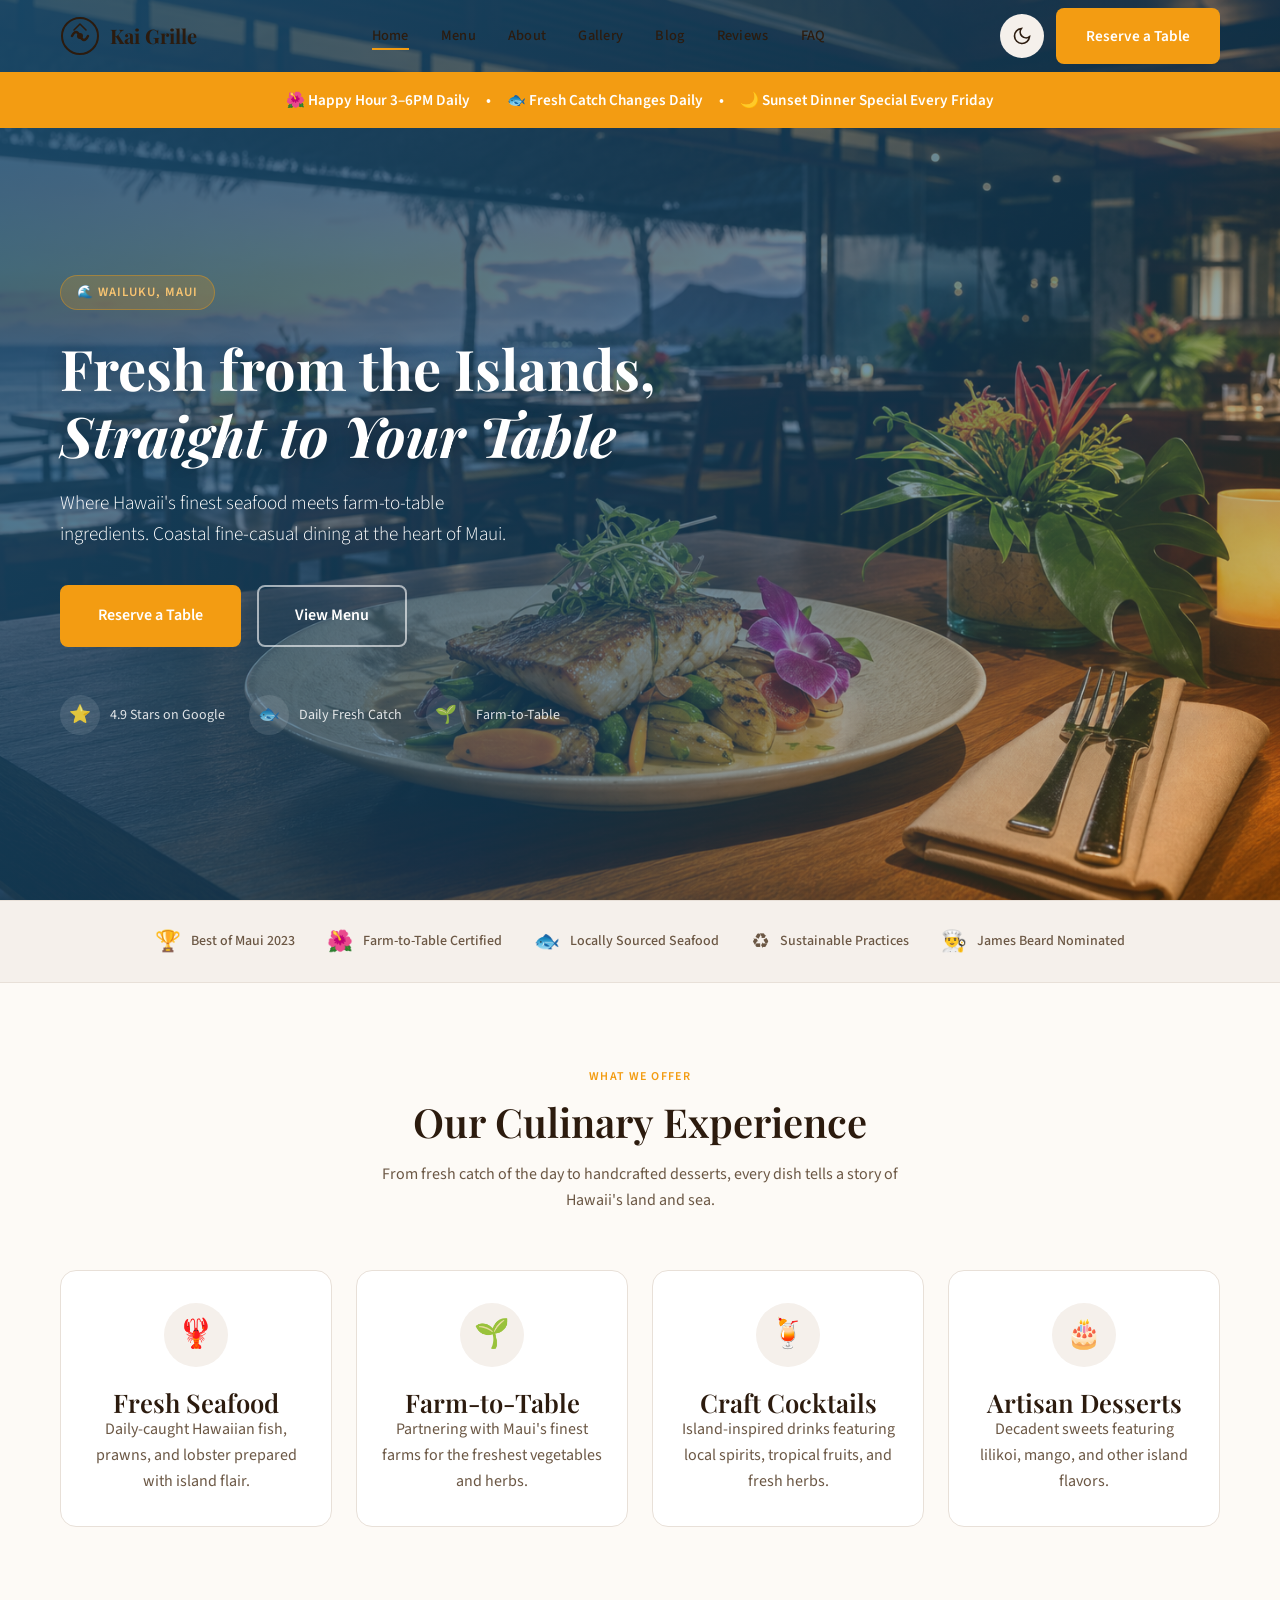
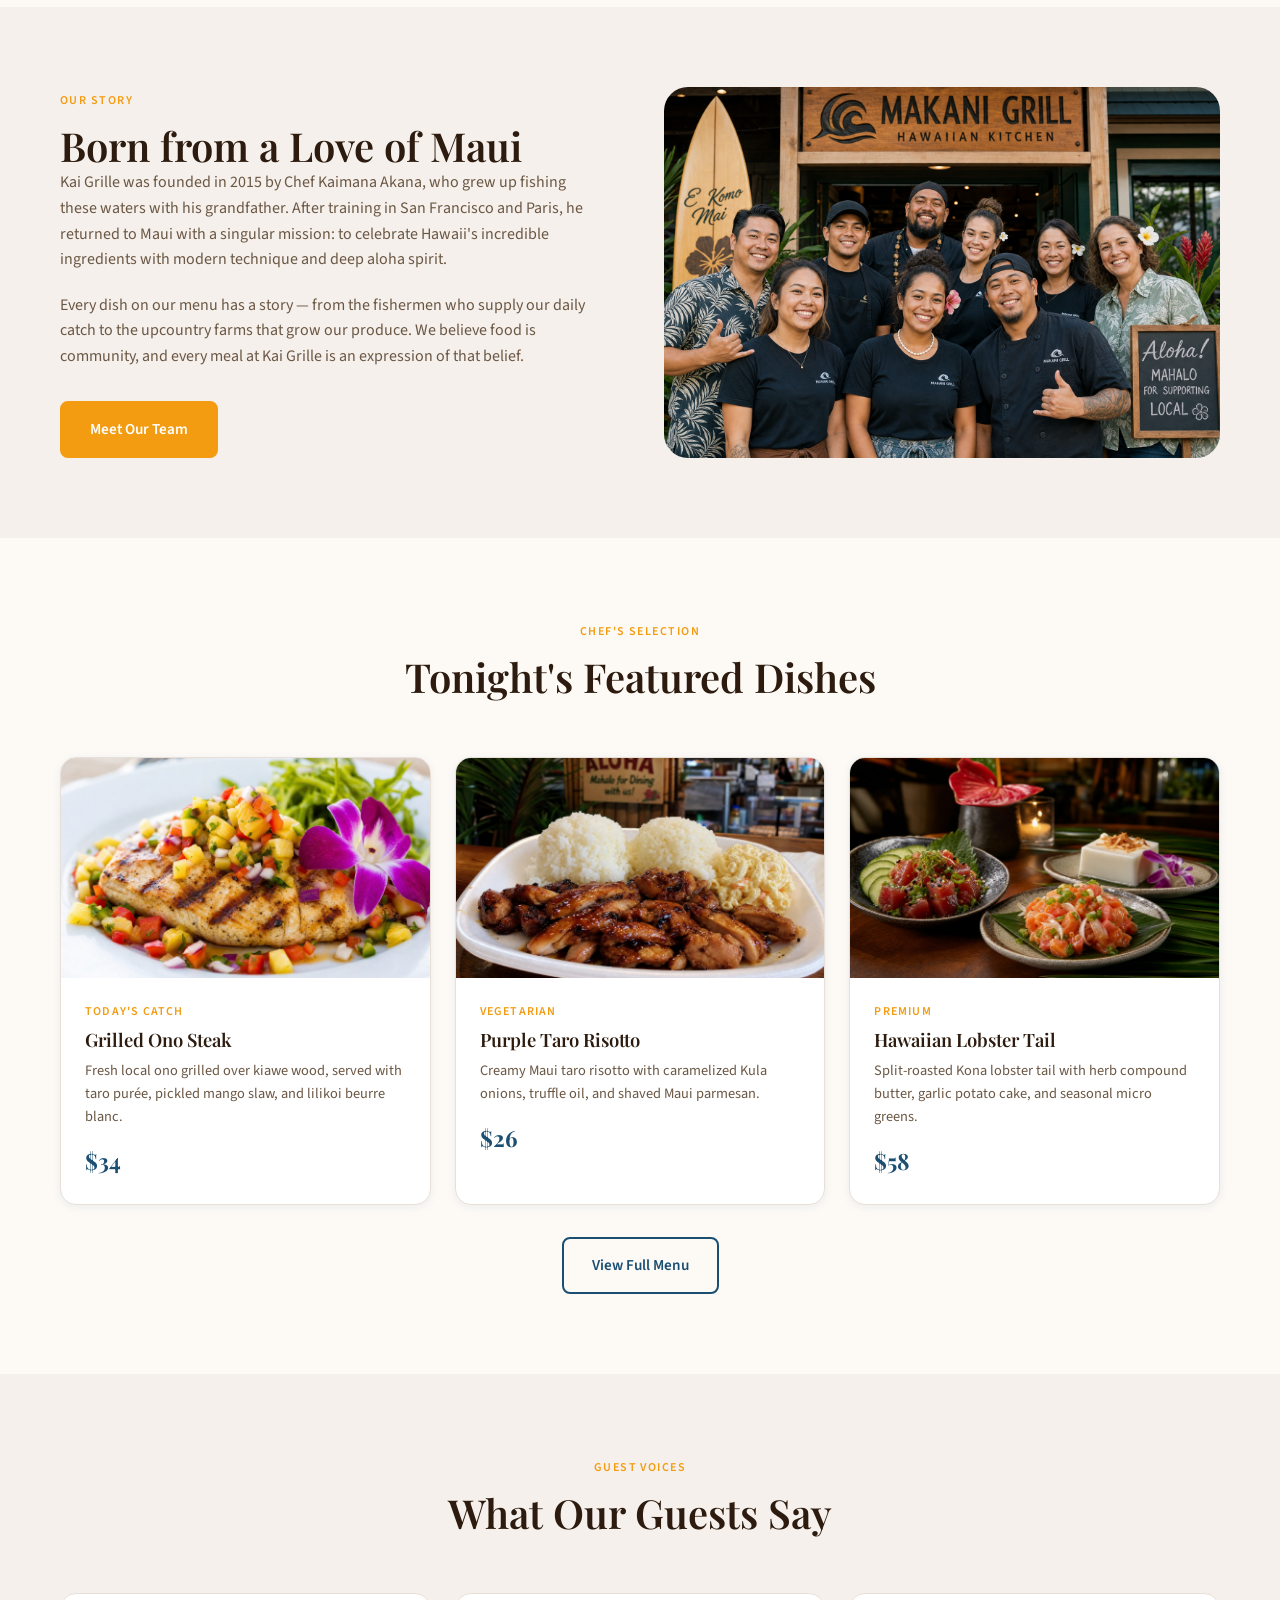
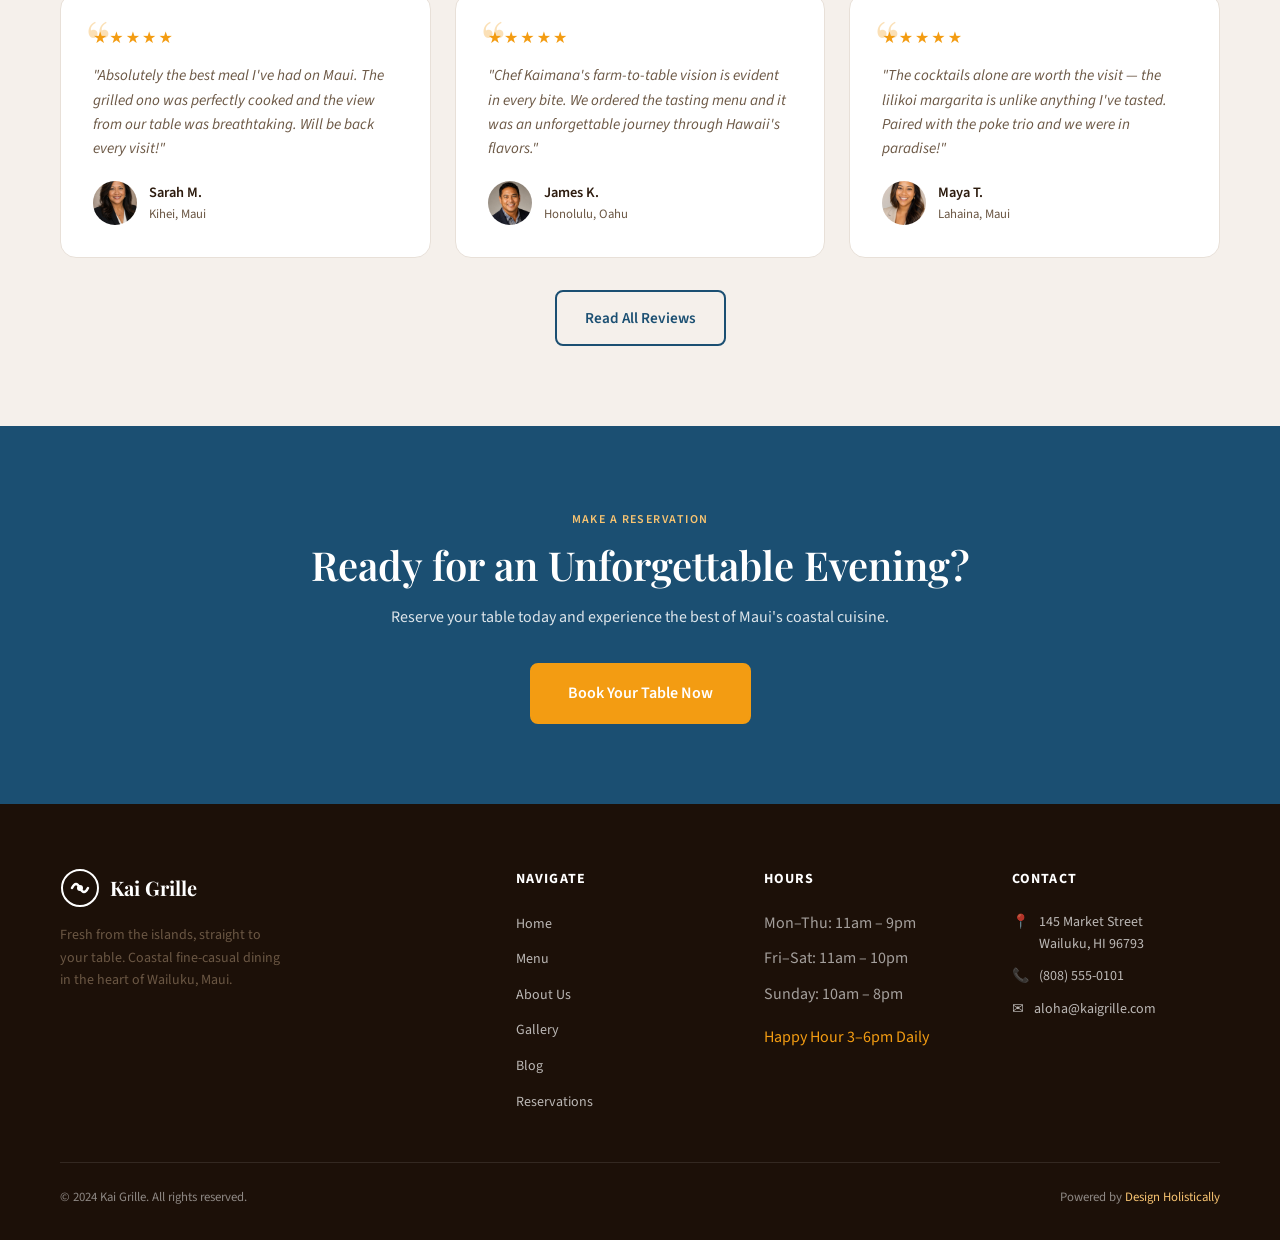
<file: index.html>
<!DOCTYPE html>
<html lang="en" data-theme="light">
<head>
  <meta charset="UTF-8">
  <meta name="viewport" content="width=device-width, initial-scale=1.0">
  <title>Home | Kai Grille — Wailuku, Maui</title>
  <meta name="description" content="Kai Grille offers coastal fine-casual dining in Wailuku, Maui. Fresh Hawaiian seafood, farm-to-table ingredients, and warm island hospitality.">
  <meta property="og:title" content="Home | Kai Grille">
  <meta property="og:description" content="Fresh from the islands, straight to your table. Coastal fine-casual dining in Wailuku, Maui.">
  <meta property="og:image" content="images/hero.png">
  <meta property="og:type" content="restaurant">
  <link rel="icon" href="data:image/svg+xml,<svg xmlns='http://www.w3.org/2000/svg' viewBox='0 0 32 32'><text y='28' font-size='28'>🌊</text></svg>">
  <link rel="stylesheet" href="css/style.css">
  <script type="application/ld+json">
  {
    "@context": "https://schema.org",
    "@type": "Restaurant",
    "name": "Kai Grille",
    "description": "Coastal fine-casual dining in Wailuku, Maui. Fresh Hawaiian seafood and farm-to-table cuisine.",
    "url": "https://kaigrille.com",
    "telephone": "(808) 555-0101",
    "address": {
      "@type": "PostalAddress",
      "streetAddress": "145 Market Street",
      "addressLocality": "Wailuku",
      "addressRegion": "HI",
      "postalCode": "96793",
      "addressCountry": "US"
    },
    "geo": {
      "@type": "GeoCoordinates",
      "latitude": 20.8953,
      "longitude": -156.5076
    },
    "openingHours": ["Mo-Th 11:00-21:00","Fr-Sa 11:00-22:00","Su 10:00-20:00"],
    "servesCuisine": "Hawaiian, Seafood",
    "priceRange": "$$",
    "image": "images/hero.png"
  }
  </script>
  <link rel="icon" type="image/x-icon" href="images/favicon.ico">
  <link rel="icon" type="image/png" sizes="32x32" href="images/favicon-32x32.png">
  <link rel="icon" type="image/png" sizes="16x16" href="images/favicon-16x16.png">
  <link rel="apple-touch-icon" sizes="180x180" href="images/apple-touch-icon.png">
</head>
<body class="page-wrapper">
  <header class="header" id="header">
    <nav class="nav container">
      <a href="index.html" class="nav-logo">
        <svg viewBox="0 0 40 40" fill="none" xmlns="http://www.w3.org/2000/svg" aria-label="Kai Grille Logo">
          <circle cx="20" cy="20" r="18" stroke="currentColor" stroke-width="2"/>
          <path d="M12 20 Q16 12 20 20 Q24 28 28 20" stroke="currentColor" stroke-width="2.5" stroke-linecap="round" fill="none"/>
          <circle cx="20" cy="20" r="3" fill="currentColor"/>
          <path d="M14 14 L20 8 L26 14" stroke="currentColor" stroke-width="1.5" stroke-linecap="round" stroke-linejoin="round" fill="none"/>
        </svg>
        Kai Grille
      </a>
      <ul class="nav-links">
        <li><a href="index.html" class='active'>Home</a></li>
        <li><a href="services.html" >Menu</a></li>
        <li><a href="about.html" >About</a></li>
        <li><a href="gallery.html" >Gallery</a></li>
        <li><a href="blog.html" >Blog</a></li>
        <li><a href="reviews.html" >Reviews</a></li>
        <li><a href="faq.html" >FAQ</a></li>
      </ul>
      <div class="nav-actions">
        <button class="btn-theme" id="themeToggle" aria-label="Toggle dark mode"></button>
        <a href="booking.html" class="btn btn-nav">Reserve a Table</a>
        <button class="hamburger" id="hamburger" aria-label="Menu">
          <span></span><span></span><span></span>
        </button>
      </div>
    </nav>
    <!-- Specials Strip -->
  <div class="specials-strip">
    <div class="specials-inner">
      <span>🌺 Happy Hour 3–6PM Daily</span>
      <span>•</span>
      <span>🐟 Fresh Catch Changes Daily</span>
      <span>•</span>
      <span>🌙 Sunset Dinner Special Every Friday</span>
    </div>
  </div>
</header>
  <nav class="mobile-nav" id="mobileNav">
    <a href="index.html">Home</a>
    <a href="services.html">Menu</a>
    <a href="about.html">About</a>
    <a href="gallery.html">Gallery</a>
    <a href="blog.html">Blog</a>
    <a href="reviews.html">Reviews</a>
    <a href="faq.html">FAQ</a>
    <a href="booking.html" style="color:var(--accent)">Reserve a Table</a>
  </nav>
  <!-- HERO -->
  <section class="hero">
    <div class="hero-bg"><img src="images/hero.png" alt="Kai Grille restaurant in Hawaii" loading="eager" style="width:100%;height:100%;object-fit:cover;position:absolute;inset:0;"></div>
    <div class="hero-overlay"></div>
    <div class="container">
      <div class="hero-content">
        <div class="hero-tag">🌊 Wailuku, Maui</div>
        <h1>Fresh from the Islands,<br><em>Straight to Your Table</em></h1>
        <p class="lead">Where Hawaii's finest seafood meets farm-to-table ingredients. Coastal fine-casual dining at the heart of Maui.</p>
        <div class="hero-actions">
          <a href="booking.html" class="btn btn-primary btn-lg">Reserve a Table</a>
          <a href="services.html" class="btn btn-outline-light btn-lg">View Menu</a>
        </div>
        <div class="hero-badges">
          <div class="hero-badge">
            <div class="hero-badge-icon">⭐</div>
            <span>4.9 Stars on Google</span>
          </div>
          <div class="hero-badge">
            <div class="hero-badge-icon">🐟</div>
            <span>Daily Fresh Catch</span>
          </div>
          <div class="hero-badge">
            <div class="hero-badge-icon">🌱</div>
            <span>Farm-to-Table</span>
          </div>
        </div>
      </div>
    </div>
  </section>

  <!-- TRUST STRIP -->
  <div class="trust-strip">
    <div class="container">
      <div class="trust-items">
        <div class="trust-item"><span>🏆</span> Best of Maui 2023</div>
        <div class="trust-item"><span>🌺</span> Farm-to-Table Certified</div>
        <div class="trust-item"><span>🐟</span> Locally Sourced Seafood</div>
        <div class="trust-item"><span>♻️</span> Sustainable Practices</div>
        <div class="trust-item"><span>👨‍🍳</span> James Beard Nominated</div>
      </div>
    </div>
  </div>

  <!-- SERVICES OVERVIEW -->
  <section class="section">
    <div class="container">
      <div class="section-header fade-up">
        <span class="section-tag">What We Offer</span>
        <h2>Our Culinary Experience</h2>
        <p>From fresh catch of the day to handcrafted desserts, every dish tells a story of Hawaii's land and sea.</p>
      </div>
      <div class="services-grid">
        <div class="service-card fade-up fade-up-delay-1">
          <div class="service-icon">🦞</div>
          <h3>Fresh Seafood</h3>
          <p>Daily-caught Hawaiian fish, prawns, and lobster prepared with island flair.</p>
        </div>
        <div class="service-card fade-up fade-up-delay-2">
          <div class="service-icon">🌱</div>
          <h3>Farm-to-Table</h3>
          <p>Partnering with Maui's finest farms for the freshest vegetables and herbs.</p>
        </div>
        <div class="service-card fade-up fade-up-delay-3">
          <div class="service-icon">🍹</div>
          <h3>Craft Cocktails</h3>
          <p>Island-inspired drinks featuring local spirits, tropical fruits, and fresh herbs.</p>
        </div>
        <div class="service-card fade-up fade-up-delay-4">
          <div class="service-icon">🎂</div>
          <h3>Artisan Desserts</h3>
          <p>Decadent sweets featuring lilikoi, mango, and other island flavors.</p>
        </div>
      </div>
    </div>
  </section>

  <!-- ABOUT TEASER -->
  <section class="section" style="background:var(--gray-100)">
    <div class="container">
      <div class="about-teaser">
        <div class="fade-up">
          <span class="section-tag">Our Story</span>
          <h2>Born from a Love of Maui</h2>
          <p style="margin-bottom:20px">Kai Grille was founded in 2015 by Chef Kaimana Akana, who grew up fishing these waters with his grandfather. After training in San Francisco and Paris, he returned to Maui with a singular mission: to celebrate Hawaii's incredible ingredients with modern technique and deep aloha spirit.</p>
          <p style="margin-bottom:32px">Every dish on our menu has a story — from the fishermen who supply our daily catch to the upcountry farms that grow our produce. We believe food is community, and every meal at Kai Grille is an expression of that belief.</p>
          <a href="about.html" class="btn btn-primary">Meet Our Team</a>
        </div>
        <div class="fade-up fade-up-delay-2">
          <img src="images/about.png" alt="Chef Kaimana in the kitchen" style="border-radius:var(--radius-xl);width:100%">
        </div>
      </div>
    </div>
  </section>

  <!-- FEATURED DISHES -->
  <section class="section">
    <div class="container">
      <div class="section-header fade-up">
        <span class="section-tag">Chef's Selection</span>
        <h2>Tonight's Featured Dishes</h2>
      </div>
      <div class="grid-3">
        <div class="card fade-up fade-up-delay-1">
          <img class="card-img" src="images/service-seafood.png" alt="Ono Grilled">
          <div class="card-body">
            <div class="card-tag">Today's Catch</div>
            <h3 class="card-title">Grilled Ono Steak</h3>
            <p class="card-text">Fresh local ono grilled over kiawe wood, served with taro purée, pickled mango slaw, and lilikoi beurre blanc.</p>
            <div class="card-price">$34</div>
          </div>
        </div>
        <div class="card fade-up fade-up-delay-2">
          <img class="card-img" src="images/service-plate-lunch.png" alt="Taro Risotto">
          <div class="card-body">
            <div class="card-tag">Vegetarian</div>
            <h3 class="card-title">Purple Taro Risotto</h3>
            <p class="card-text">Creamy Maui taro risotto with caramelized Kula onions, truffle oil, and shaved Maui parmesan.</p>
            <div class="card-price">$26</div>
          </div>
        </div>
        <div class="card fade-up fade-up-delay-3">
          <img class="card-img" src="images/service-appetizers.png" alt="Lobster">
          <div class="card-body">
            <div class="card-tag">Premium</div>
            <h3 class="card-title">Hawaiian Lobster Tail</h3>
            <p class="card-text">Split-roasted Kona lobster tail with herb compound butter, garlic potato cake, and seasonal micro greens.</p>
            <div class="card-price">$58</div>
          </div>
        </div>
      </div>
      <div class="text-center mt-32">
        <a href="services.html" class="btn btn-outline">View Full Menu</a>
      </div>
    </div>
  </section>

  <!-- TESTIMONIALS -->
  <section class="section" style="background:var(--gray-100)">
    <div class="container">
      <div class="section-header fade-up">
        <span class="section-tag">Guest Voices</span>
        <h2>What Our Guests Say</h2>
      </div>
      <div class="testimonials-grid">
        <div class="testimonial-card fade-up fade-up-delay-1">
          <div class="testimonial-stars">★★★★★</div>
          <p class="testimonial-text">"Absolutely the best meal I've had on Maui. The grilled ono was perfectly cooked and the view from our table was breathtaking. Will be back every visit!"</p>
          <div class="testimonial-author">
            <img class="testimonial-avatar" src="images/avatar-1.png" alt="Sarah M.">
            <div>
              <div class="testimonial-name">Sarah M.</div>
              <div class="testimonial-loc">Kihei, Maui</div>
            </div>
          </div>
        </div>
        <div class="testimonial-card fade-up fade-up-delay-2">
          <div class="testimonial-stars">★★★★★</div>
          <p class="testimonial-text">"Chef Kaimana's farm-to-table vision is evident in every bite. We ordered the tasting menu and it was an unforgettable journey through Hawaii's flavors."</p>
          <div class="testimonial-author">
            <img class="testimonial-avatar" src="images/avatar-2.png" alt="James K.">
            <div>
              <div class="testimonial-name">James K.</div>
              <div class="testimonial-loc">Honolulu, Oahu</div>
            </div>
          </div>
        </div>
        <div class="testimonial-card fade-up fade-up-delay-3">
          <div class="testimonial-stars">★★★★★</div>
          <p class="testimonial-text">"The cocktails alone are worth the visit — the lilikoi margarita is unlike anything I've tasted. Paired with the poke trio and we were in paradise!"</p>
          <div class="testimonial-author">
            <img class="testimonial-avatar" src="images/avatar-3.png" alt="Maya T.">
            <div>
              <div class="testimonial-name">Maya T.</div>
              <div class="testimonial-loc">Lahaina, Maui</div>
            </div>
          </div>
        </div>
      </div>
      <div class="text-center mt-32">
        <a href="reviews.html" class="btn btn-outline">Read All Reviews</a>
      </div>
    </div>
  </section>

  <!-- CTA -->
  <div class="cta-band">
    <div class="container">
      <span class="section-tag" style="color:var(--accent-light)">Make a Reservation</span>
      <h2 style="color:#fff">Ready for an Unforgettable Evening?</h2>
      <p>Reserve your table today and experience the best of Maui's coastal cuisine.</p>
      <a href="booking.html" class="btn btn-primary btn-lg">Book Your Table Now</a>
    </div>
  </div>

  <footer class="footer">
    <div class="container">
      <div class="footer-grid">
        <div class="footer-brand">
          <a href="index.html" class="nav-logo" style="color:#fff">
            <svg viewBox="0 0 40 40" fill="none" xmlns="http://www.w3.org/2000/svg" width="36" height="36">
              <circle cx="20" cy="20" r="18" stroke="currentColor" stroke-width="2"/>
              <path d="M12 20 Q16 12 20 20 Q24 28 28 20" stroke="currentColor" stroke-width="2.5" stroke-linecap="round" fill="none"/>
              <circle cx="20" cy="20" r="3" fill="currentColor"/>
            </svg>
            Kai Grille
          </a>
          <p>Fresh from the islands, straight to your table. Coastal fine-casual dining in the heart of Wailuku, Maui.</p>
        </div>
        <div>
          <p class="footer-heading">Navigate</p>
          <ul class="footer-links">
            <li><a href="index.html">Home</a></li>
            <li><a href="services.html">Menu</a></li>
            <li><a href="about.html">About Us</a></li>
            <li><a href="gallery.html">Gallery</a></li>
            <li><a href="blog.html">Blog</a></li>
            <li><a href="booking.html">Reservations</a></li>
          </ul>
        </div>
        <div>
          <p class="footer-heading">Hours</p>
          <ul class="footer-links" style="color:rgba(255,255,255,0.6)">
            <li>Mon–Thu: 11am – 9pm</li>
            <li>Fri–Sat: 11am – 10pm</li>
            <li>Sunday: 10am – 8pm</li>
            <li style="margin-top:8px;color:var(--accent)">Happy Hour 3–6pm Daily</li>
          </ul>
        </div>
        <div>
          <p class="footer-heading">Contact</p>
          <div class="footer-contact-item"><span>📍</span><span>145 Market Street<br>Wailuku, HI 96793</span></div>
          <div class="footer-contact-item"><span>📞</span><a href="tel:8085550101">(808) 555-0101</a></div>
          <div class="footer-contact-item"><span>✉️</span><a href="mailto:aloha@kaigrille.com">aloha@kaigrille.com</a></div>
        </div>
      </div>
      <div class="footer-bottom">
        <p>© 2024 Kai Grille. All rights reserved.</p>
        <p class="powered-by">Powered by <a href="https://designholistically.com" target="_blank">Design Holistically</a></p>
      </div>
    </div>
  </footer>
  <button class="back-to-top" id="backToTop" aria-label="Back to top">↑</button>
  <script src="js/main.js"></script>
</body>
</html>
</file>
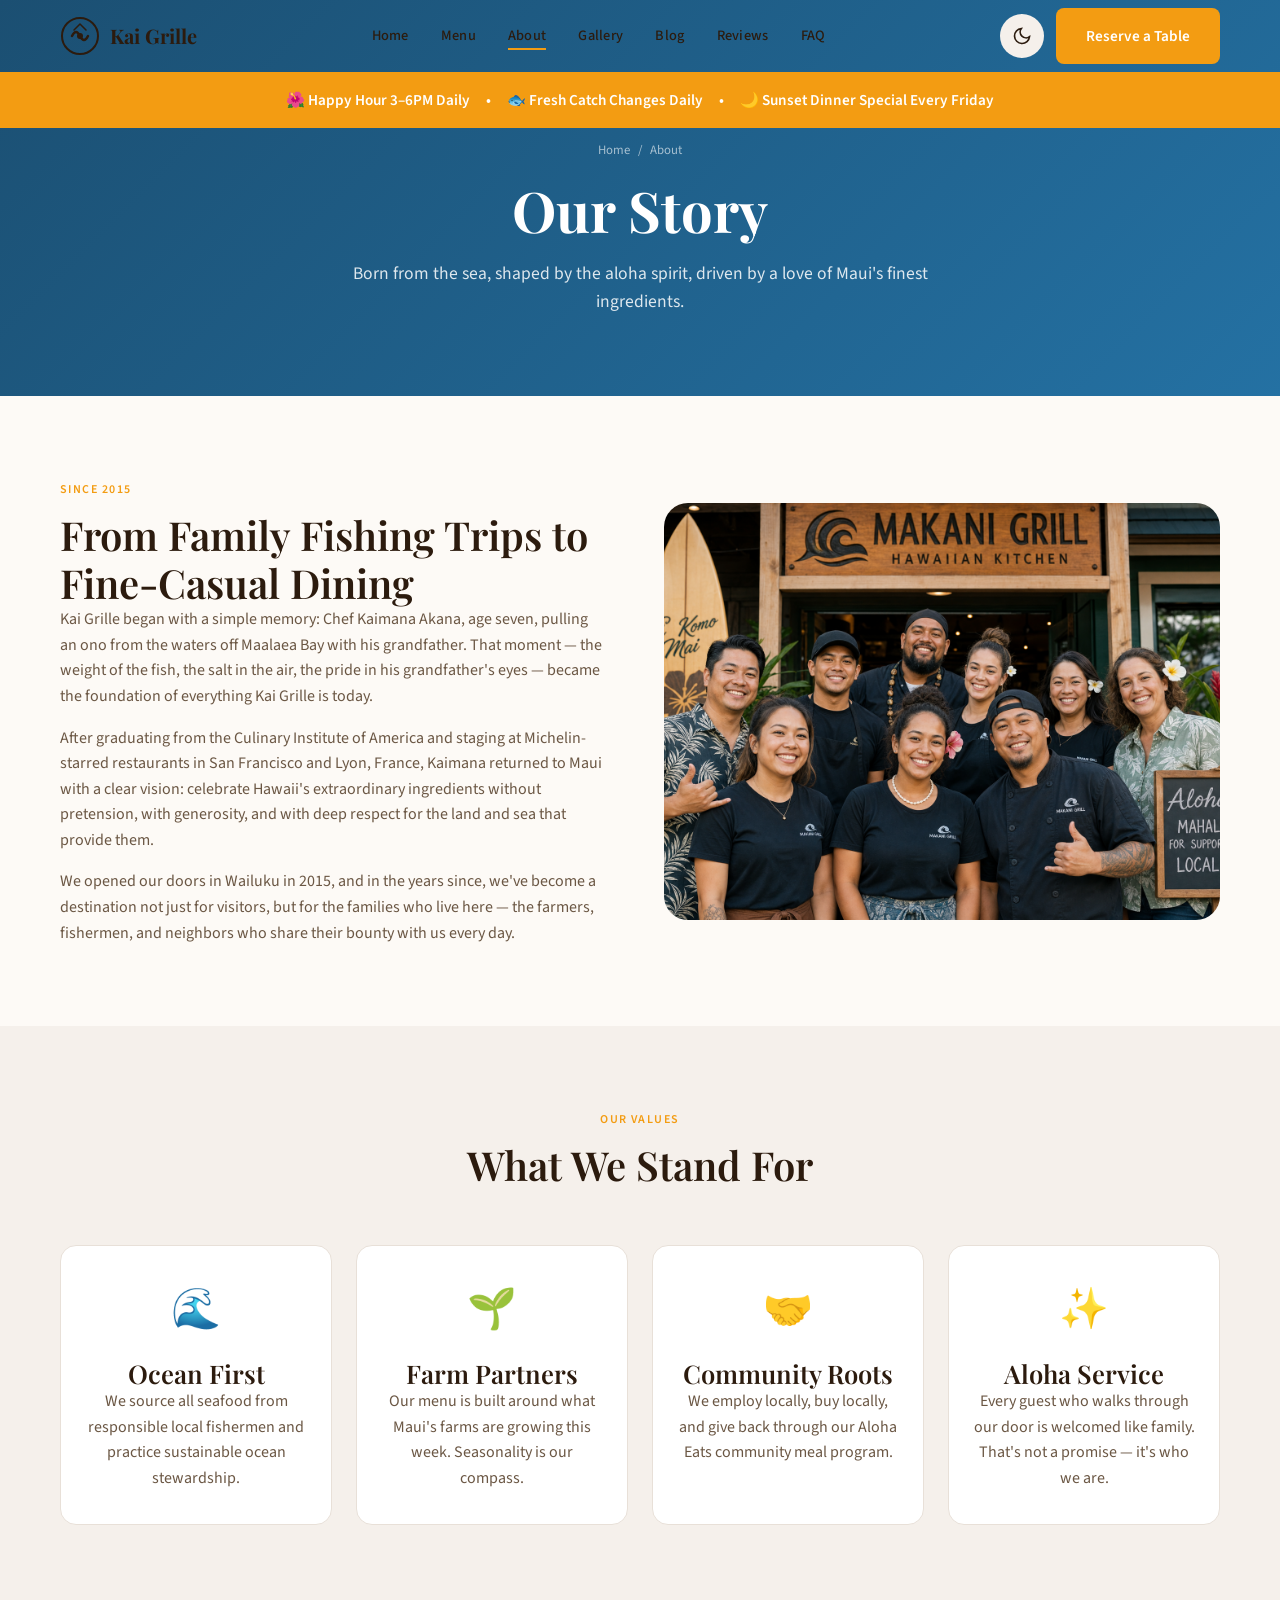
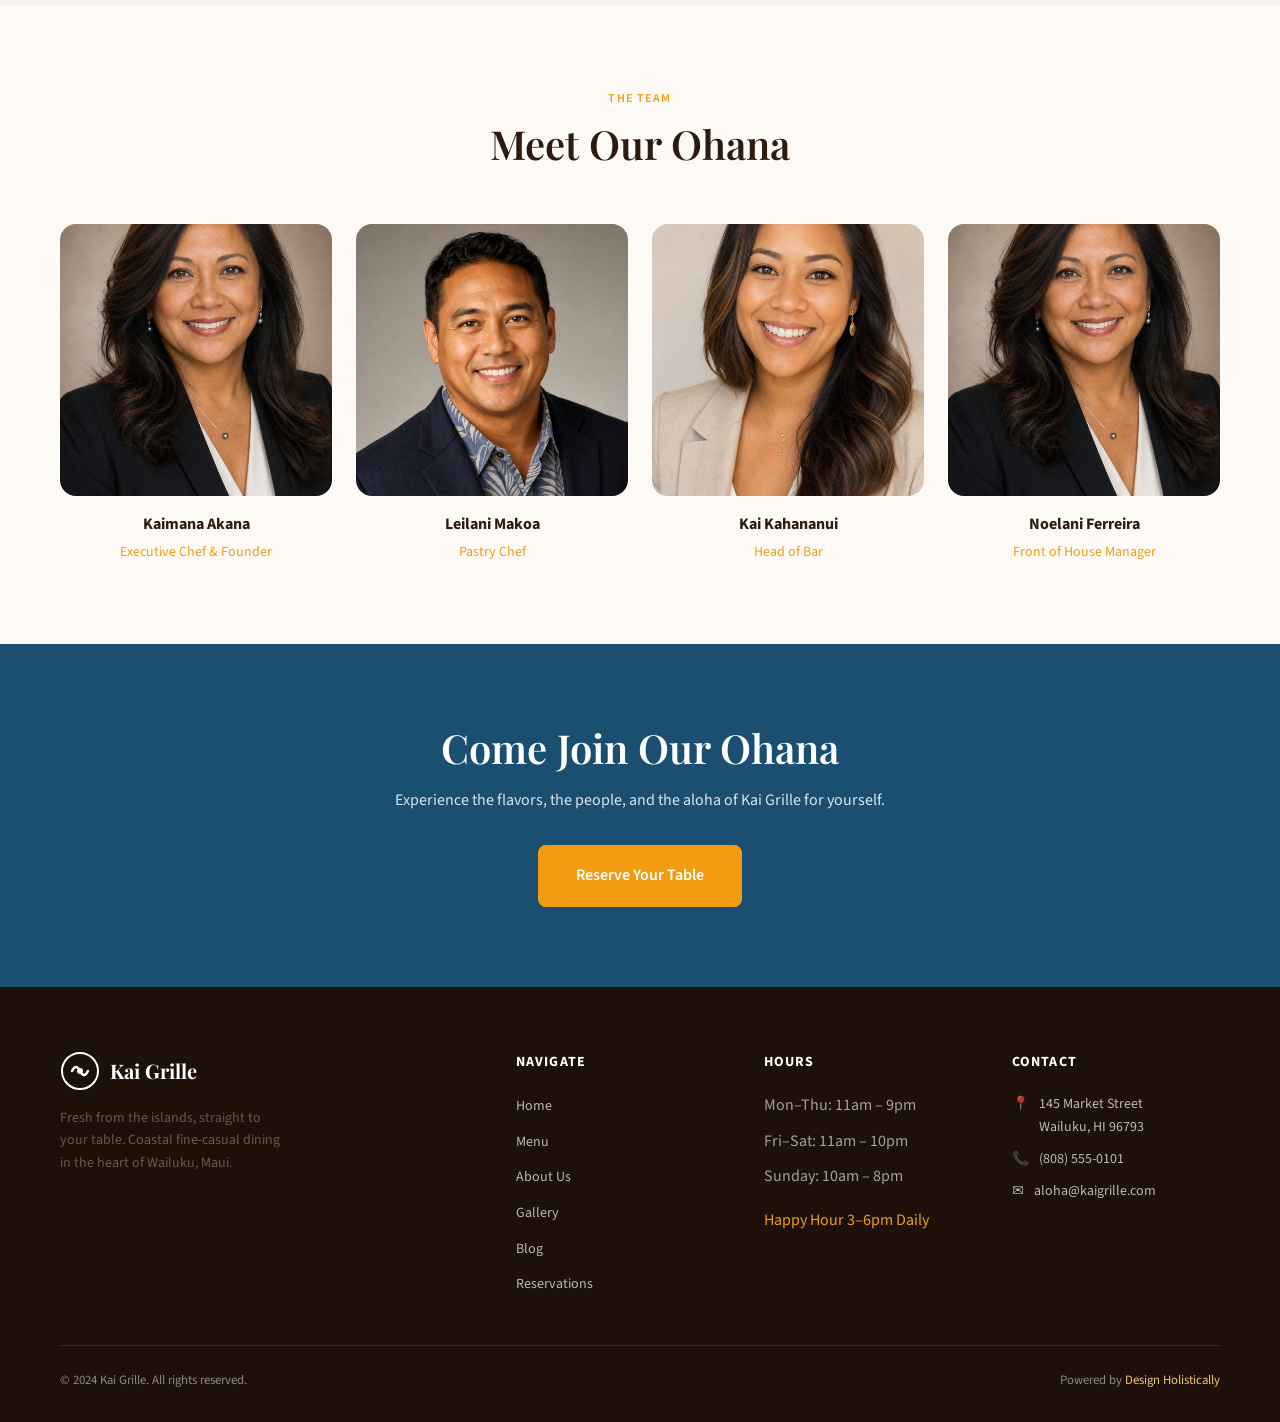
<file: about.html>
<!DOCTYPE html>
<html lang="en" data-theme="light">
<head>
  <meta charset="UTF-8">
  <meta name="viewport" content="width=device-width, initial-scale=1.0">
  <title>About | Kai Grille — Wailuku, Maui</title>
  <meta name="description" content="Kai Grille offers coastal fine-casual dining in Wailuku, Maui. Fresh Hawaiian seafood, farm-to-table ingredients, and warm island hospitality.">
  <meta property="og:title" content="About | Kai Grille">
  <meta property="og:description" content="Fresh from the islands, straight to your table. Coastal fine-casual dining in Wailuku, Maui.">
  <meta property="og:image" content="images/hero.png">
  <meta property="og:type" content="restaurant">
  <link rel="icon" href="data:image/svg+xml,<svg xmlns='http://www.w3.org/2000/svg' viewBox='0 0 32 32'><text y='28' font-size='28'>🌊</text></svg>">
  <link rel="stylesheet" href="css/style.css">
  <script type="application/ld+json">
  {
    "@context": "https://schema.org",
    "@type": "Restaurant",
    "name": "Kai Grille",
    "description": "Coastal fine-casual dining in Wailuku, Maui. Fresh Hawaiian seafood and farm-to-table cuisine.",
    "url": "https://kaigrille.com",
    "telephone": "(808) 555-0101",
    "address": {
      "@type": "PostalAddress",
      "streetAddress": "145 Market Street",
      "addressLocality": "Wailuku",
      "addressRegion": "HI",
      "postalCode": "96793",
      "addressCountry": "US"
    },
    "geo": {
      "@type": "GeoCoordinates",
      "latitude": 20.8953,
      "longitude": -156.5076
    },
    "openingHours": ["Mo-Th 11:00-21:00","Fr-Sa 11:00-22:00","Su 10:00-20:00"],
    "servesCuisine": "Hawaiian, Seafood",
    "priceRange": "$$",
    "image": "images/hero.png"
  }
  </script>
  <link rel="icon" type="image/x-icon" href="images/favicon.ico">
  <link rel="icon" type="image/png" sizes="32x32" href="images/favicon-32x32.png">
  <link rel="icon" type="image/png" sizes="16x16" href="images/favicon-16x16.png">
  <link rel="apple-touch-icon" sizes="180x180" href="images/apple-touch-icon.png">
</head>
<body class="page-wrapper">
  <header class="header" id="header">
    <nav class="nav container">
      <a href="index.html" class="nav-logo">
        <svg viewBox="0 0 40 40" fill="none" xmlns="http://www.w3.org/2000/svg" aria-label="Kai Grille Logo">
          <circle cx="20" cy="20" r="18" stroke="currentColor" stroke-width="2"/>
          <path d="M12 20 Q16 12 20 20 Q24 28 28 20" stroke="currentColor" stroke-width="2.5" stroke-linecap="round" fill="none"/>
          <circle cx="20" cy="20" r="3" fill="currentColor"/>
          <path d="M14 14 L20 8 L26 14" stroke="currentColor" stroke-width="1.5" stroke-linecap="round" stroke-linejoin="round" fill="none"/>
        </svg>
        Kai Grille
      </a>
      <ul class="nav-links">
        <li><a href="index.html" >Home</a></li>
        <li><a href="services.html" >Menu</a></li>
        <li><a href="about.html" class='active'>About</a></li>
        <li><a href="gallery.html" >Gallery</a></li>
        <li><a href="blog.html" >Blog</a></li>
        <li><a href="reviews.html" >Reviews</a></li>
        <li><a href="faq.html" >FAQ</a></li>
      </ul>
      <div class="nav-actions">
        <button class="btn-theme" id="themeToggle" aria-label="Toggle dark mode"></button>
        <a href="booking.html" class="btn btn-nav">Reserve a Table</a>
        <button class="hamburger" id="hamburger" aria-label="Menu">
          <span></span><span></span><span></span>
        </button>
      </div>
    </nav>
    <!-- Specials Strip -->
  <div class="specials-strip">
    <div class="specials-inner">
      <span>🌺 Happy Hour 3–6PM Daily</span>
      <span>•</span>
      <span>🐟 Fresh Catch Changes Daily</span>
      <span>•</span>
      <span>🌙 Sunset Dinner Special Every Friday</span>
    </div>
  </div>
</header>
  <nav class="mobile-nav" id="mobileNav">
    <a href="index.html">Home</a>
    <a href="services.html">Menu</a>
    <a href="about.html">About</a>
    <a href="gallery.html">Gallery</a>
    <a href="blog.html">Blog</a>
    <a href="reviews.html">Reviews</a>
    <a href="faq.html">FAQ</a>
    <a href="booking.html" style="color:var(--accent)">Reserve a Table</a>
  </nav>
  <div class="page-hero">
    <div class="container">
      <nav class="breadcrumb"><a href="index.html">Home</a><span>/</span><span>About</span></nav>
      <h1>Our Story</h1>
      <p>Born from the sea, shaped by the aloha spirit, driven by a love of Maui's finest ingredients.</p>
    </div>
  </div>

  <section class="section">
    <div class="container">
      <div class="about-story">
        <div class="fade-up">
          <span class="section-tag">Since 2015</span>
          <h2>From Family Fishing Trips to Fine-Casual Dining</h2>
          <p style="margin-bottom:16px">Kai Grille began with a simple memory: Chef Kaimana Akana, age seven, pulling an ono from the waters off Maalaea Bay with his grandfather. That moment — the weight of the fish, the salt in the air, the pride in his grandfather's eyes — became the foundation of everything Kai Grille is today.</p>
          <p style="margin-bottom:16px">After graduating from the Culinary Institute of America and staging at Michelin-starred restaurants in San Francisco and Lyon, France, Kaimana returned to Maui with a clear vision: celebrate Hawaii's extraordinary ingredients without pretension, with generosity, and with deep respect for the land and sea that provide them.</p>
          <p>We opened our doors in Wailuku in 2015, and in the years since, we've become a destination not just for visitors, but for the families who live here — the farmers, fishermen, and neighbors who share their bounty with us every day.</p>
        </div>
        <div class="fade-up fade-up-delay-2">
          <img src="images/about.png" alt="Chef Kaimana at the market">
        </div>
      </div>
    </div>
  </section>

  <section class="section" style="background:var(--gray-100)">
    <div class="container">
      <div class="section-header fade-up">
        <span class="section-tag">Our Values</span>
        <h2>What We Stand For</h2>
      </div>
      <div class="values-grid">
        <div class="value-card fade-up fade-up-delay-1">
          <div class="value-icon">🌊</div>
          <h3>Ocean First</h3>
          <p>We source all seafood from responsible local fishermen and practice sustainable ocean stewardship.</p>
        </div>
        <div class="value-card fade-up fade-up-delay-2">
          <div class="value-icon">🌱</div>
          <h3>Farm Partners</h3>
          <p>Our menu is built around what Maui's farms are growing this week. Seasonality is our compass.</p>
        </div>
        <div class="value-card fade-up fade-up-delay-3">
          <div class="value-icon">🤝</div>
          <h3>Community Roots</h3>
          <p>We employ locally, buy locally, and give back through our Aloha Eats community meal program.</p>
        </div>
        <div class="value-card fade-up fade-up-delay-4">
          <div class="value-icon">✨</div>
          <h3>Aloha Service</h3>
          <p>Every guest who walks through our door is welcomed like family. That's not a promise — it's who we are.</p>
        </div>
      </div>
    </div>
  </section>

  <section class="section">
    <div class="container">
      <div class="section-header fade-up">
        <span class="section-tag">The Team</span>
        <h2>Meet Our Ohana</h2>
      </div>
      <div class="team-grid">
        <div class="team-card fade-up fade-up-delay-1">
          <img class="team-img" src="images/avatar-1.png" alt="Chef Kaimana Akana">
          <div class="team-name">Kaimana Akana</div>
          <div class="team-role">Executive Chef & Founder</div>
        </div>
        <div class="team-card fade-up fade-up-delay-2">
          <img class="team-img" src="images/avatar-2.png" alt="Leilani Makoa">
          <div class="team-name">Leilani Makoa</div>
          <div class="team-role">Pastry Chef</div>
        </div>
        <div class="team-card fade-up fade-up-delay-3">
          <img class="team-img" src="images/avatar-3.png" alt="Kai Kahananui">
          <div class="team-name">Kai Kahananui</div>
          <div class="team-role">Head of Bar</div>
        </div>
        <div class="team-card fade-up fade-up-delay-4">
          <img class="team-img" src="images/avatar-1.png" alt="Noelani Ferreira">
          <div class="team-name">Noelani Ferreira</div>
          <div class="team-role">Front of House Manager</div>
        </div>
      </div>
    </div>
  </section>

  <div class="cta-band">
    <div class="container">
      <h2 style="color:#fff">Come Join Our Ohana</h2>
      <p>Experience the flavors, the people, and the aloha of Kai Grille for yourself.</p>
      <a href="booking.html" class="btn btn-primary btn-lg">Reserve Your Table</a>
    </div>
  </div>

  <footer class="footer">
    <div class="container">
      <div class="footer-grid">
        <div class="footer-brand">
          <a href="index.html" class="nav-logo" style="color:#fff">
            <svg viewBox="0 0 40 40" fill="none" xmlns="http://www.w3.org/2000/svg" width="36" height="36">
              <circle cx="20" cy="20" r="18" stroke="currentColor" stroke-width="2"/>
              <path d="M12 20 Q16 12 20 20 Q24 28 28 20" stroke="currentColor" stroke-width="2.5" stroke-linecap="round" fill="none"/>
              <circle cx="20" cy="20" r="3" fill="currentColor"/>
            </svg>
            Kai Grille
          </a>
          <p>Fresh from the islands, straight to your table. Coastal fine-casual dining in the heart of Wailuku, Maui.</p>
        </div>
        <div>
          <p class="footer-heading">Navigate</p>
          <ul class="footer-links">
            <li><a href="index.html">Home</a></li>
            <li><a href="services.html">Menu</a></li>
            <li><a href="about.html">About Us</a></li>
            <li><a href="gallery.html">Gallery</a></li>
            <li><a href="blog.html">Blog</a></li>
            <li><a href="booking.html">Reservations</a></li>
          </ul>
        </div>
        <div>
          <p class="footer-heading">Hours</p>
          <ul class="footer-links" style="color:rgba(255,255,255,0.6)">
            <li>Mon–Thu: 11am – 9pm</li>
            <li>Fri–Sat: 11am – 10pm</li>
            <li>Sunday: 10am – 8pm</li>
            <li style="margin-top:8px;color:var(--accent)">Happy Hour 3–6pm Daily</li>
          </ul>
        </div>
        <div>
          <p class="footer-heading">Contact</p>
          <div class="footer-contact-item"><span>📍</span><span>145 Market Street<br>Wailuku, HI 96793</span></div>
          <div class="footer-contact-item"><span>📞</span><a href="tel:8085550101">(808) 555-0101</a></div>
          <div class="footer-contact-item"><span>✉️</span><a href="mailto:aloha@kaigrille.com">aloha@kaigrille.com</a></div>
        </div>
      </div>
      <div class="footer-bottom">
        <p>© 2024 Kai Grille. All rights reserved.</p>
        <p class="powered-by">Powered by <a href="https://designholistically.com" target="_blank">Design Holistically</a></p>
      </div>
    </div>
  </footer>
  <button class="back-to-top" id="backToTop" aria-label="Back to top">↑</button>
  <script src="js/main.js"></script>
</body>
</html>
</file>
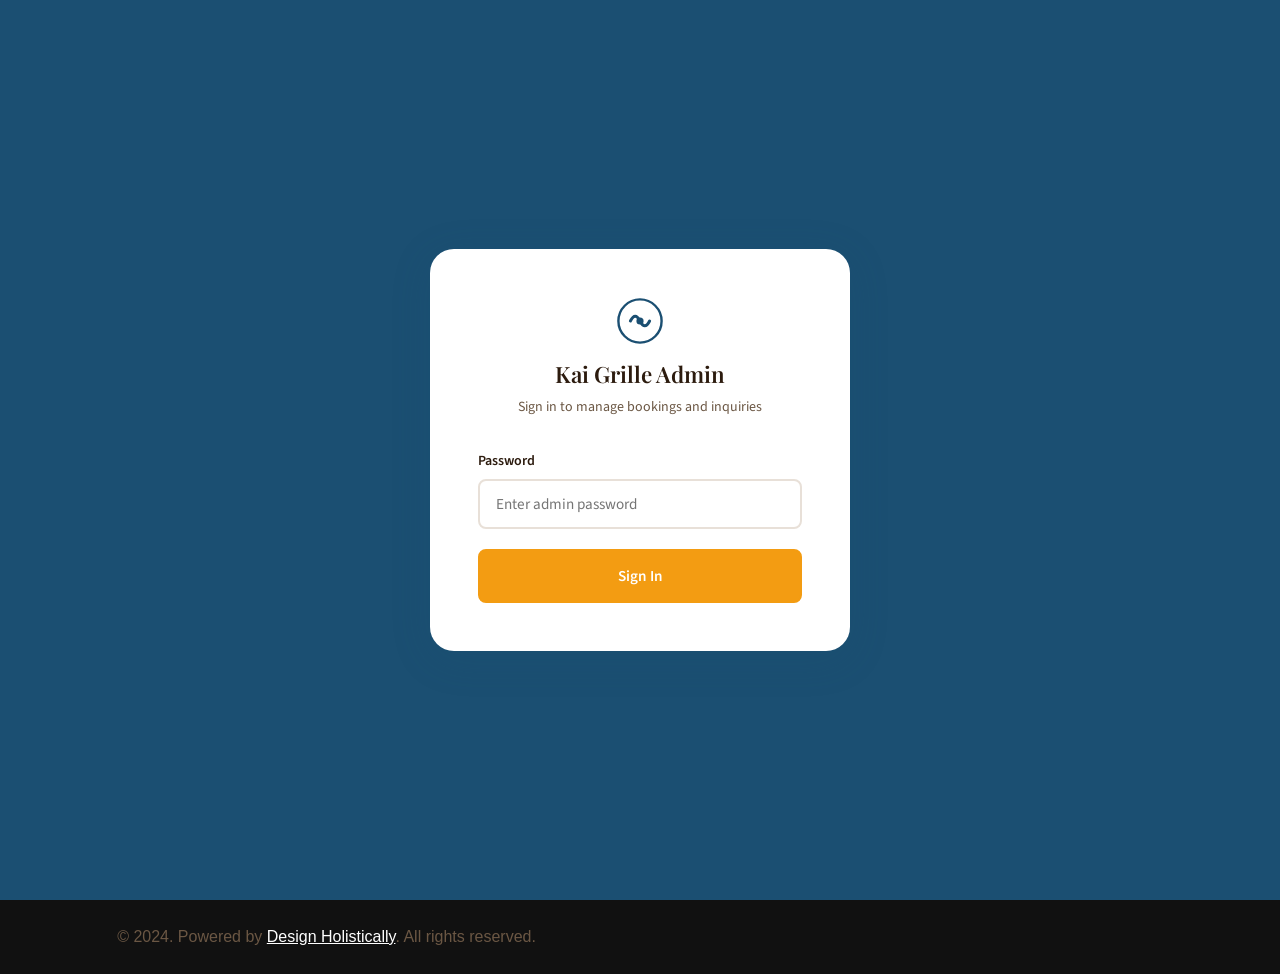
<file: admin.html>
<!DOCTYPE html>
<html lang="en" data-theme="light">
<head>
  <meta charset="UTF-8">
  <meta name="viewport" content="width=device-width, initial-scale=1.0">
  <title>Admin | Kai Grille — Wailuku, Maui</title>
  <meta name="description" content="Kai Grille offers coastal fine-casual dining in Wailuku, Maui. Fresh Hawaiian seafood, farm-to-table ingredients, and warm island hospitality.">
  <meta property="og:title" content="Admin | Kai Grille">
  <meta property="og:description" content="Fresh from the islands, straight to your table. Coastal fine-casual dining in Wailuku, Maui.">
  <meta property="og:image" content="images/hero.png">
  <meta property="og:type" content="restaurant">
  <link rel="icon" href="data:image/svg+xml,<svg xmlns='http://www.w3.org/2000/svg' viewBox='0 0 32 32'><text y='28' font-size='28'>🌊</text></svg>">
  <link rel="stylesheet" href="css/style.css">
  <script type="application/ld+json">
  {
    "@context": "https://schema.org",
    "@type": "Restaurant",
    "name": "Kai Grille",
    "description": "Coastal fine-casual dining in Wailuku, Maui. Fresh Hawaiian seafood and farm-to-table cuisine.",
    "url": "https://kaigrille.com",
    "telephone": "(808) 555-0101",
    "address": {
      "@type": "PostalAddress",
      "streetAddress": "145 Market Street",
      "addressLocality": "Wailuku",
      "addressRegion": "HI",
      "postalCode": "96793",
      "addressCountry": "US"
    },
    "geo": {
      "@type": "GeoCoordinates",
      "latitude": 20.8953,
      "longitude": -156.5076
    },
    "openingHours": ["Mo-Th 11:00-21:00","Fr-Sa 11:00-22:00","Su 10:00-20:00"],
    "servesCuisine": "Hawaiian, Seafood",
    "priceRange": "$$",
    "image": "images/hero.png"
  }
  </script>
  <link rel="icon" type="image/x-icon" href="images/favicon.ico">
  <link rel="icon" type="image/png" sizes="32x32" href="images/favicon-32x32.png">
  <link rel="icon" type="image/png" sizes="16x16" href="images/favicon-16x16.png">
  <link rel="apple-touch-icon" sizes="180x180" href="images/apple-touch-icon.png">
</head>
<body class="page-wrapper">
<body>
  <div class="admin-login" id="adminLogin">
    <div class="admin-login-box">
      <div class="admin-login-logo">
        <svg viewBox="0 0 40 40" fill="none" xmlns="http://www.w3.org/2000/svg" width="48" height="48" style="margin:0 auto;display:block;color:var(--primary)">
          <circle cx="20" cy="20" r="18" stroke="currentColor" stroke-width="2"/>
          <path d="M12 20 Q16 12 20 20 Q24 28 28 20" stroke="currentColor" stroke-width="2.5" stroke-linecap="round" fill="none"/>
          <circle cx="20" cy="20" r="3" fill="currentColor"/>
        </svg>
        <h2 style="margin-top:16px;font-size:1.4rem">Kai Grille Admin</h2>
        <p style="font-size:0.875rem;color:var(--text-light);margin-top:8px">Sign in to manage bookings and inquiries</p>
      </div>
      <form id="adminLoginForm">
        <div class="form-group">
          <label>Password</label>
          <input type="password" id="adminPassword" placeholder="Enter admin password" required>
        </div>
        <div id="adminError" style="color:#E74C3C;font-size:0.875rem;margin-bottom:12px"></div>
        <button type="submit" class="btn btn-primary" style="width:100%">Sign In</button>
      </form>
    </div>
  </div>

  <div class="admin-panel" id="adminPanel">
    <div class="admin-header">
      <div style="display:flex;align-items:center;gap:12px;color:#fff;font-family:var(--font-display);font-size:1.1rem">
        <svg viewBox="0 0 40 40" fill="none" width="32" height="32"><circle cx="20" cy="20" r="18" stroke="currentColor" stroke-width="2"/><path d="M12 20 Q16 12 20 20 Q24 28 28 20" stroke="currentColor" stroke-width="2.5" stroke-linecap="round" fill="none"/><circle cx="20" cy="20" r="3" fill="currentColor"/></svg>
        Kai Grille Admin
      </div>
      <div style="display:flex;gap:12px">
        <a href="index.html" style="color:rgba(255,255,255,0.7);font-size:0.875rem">View Site</a>
        <button onclick="document.querySelector('.admin-panel').style.display='none';document.querySelector('.admin-login').style.display='flex'" style="color:rgba(255,255,255,0.7);font-size:0.875rem;cursor:pointer;background:none;border:none">Sign Out</button>
      </div>
    </div>
    <div class="admin-content">
      <h2 style="margin-bottom:24px">Dashboard Overview</h2>
      <div class="stats-grid">
        <div class="stat-card"><div class="stat-value">24</div><div class="stat-label">Bookings This Week</div></div>
        <div class="stat-card"><div class="stat-value">6</div><div class="stat-label">Pending Confirmation</div></div>
        <div class="stat-card"><div class="stat-value">$8,420</div><div class="stat-label">Est. Weekly Revenue</div></div>
        <div class="stat-card"><div class="stat-value">12</div><div class="stat-label">New Inquiries</div></div>
      </div>

      <div class="admin-section">
        <div class="admin-section-title">Pending Reservations</div>
        <table class="admin-table">
          <thead><tr><th>Guest</th><th>Date</th><th>Time</th><th>Party</th><th>Occasion</th><th>Status</th></tr></thead>
          <tbody>
            <tr><td>Sarah Mitchell</td><td>Jun 29</td><td>6:00 PM</td><td>2</td><td>Anniversary</td><td><span class="badge badge-pending">Pending</span></td></tr>
            <tr><td>James Kahananui</td><td>Jun 29</td><td>7:00 PM</td><td>4</td><td>Birthday</td><td><span class="badge badge-confirmed">Confirmed</span></td></tr>
            <tr><td>Maya Torres</td><td>Jun 30</td><td>6:30 PM</td><td>2</td><td>Date Night</td><td><span class="badge badge-pending">Pending</span></td></tr>
            <tr><td>Robert Lund</td><td>Jun 30</td><td>5:00 PM</td><td>6</td><td>Family Dinner</td><td><span class="badge badge-confirmed">Confirmed</span></td></tr>
            <tr><td>Amanda Patel</td><td>Jul 1</td><td>7:30 PM</td><td>3</td><td>Just Visiting</td><td><span class="badge badge-pending">Pending</span></td></tr>
          </tbody>
        </table>
      </div>

      <div class="admin-section">
        <div class="admin-section-title">Recent Inquiries</div>
        <table class="admin-table">
          <thead><tr><th>Name</th><th>Email</th><th>Subject</th><th>Received</th><th>Status</th></tr></thead>
          <tbody>
            <tr><td>David Chen</td><td>dchen@example.com</td><td>Private event inquiry</td><td>Jun 28</td><td><span class="badge badge-new">New</span></td></tr>
            <tr><td>Lisa Wong</td><td>lwong@example.com</td><td>Large group booking 10+</td><td>Jun 27</td><td><span class="badge badge-new">New</span></td></tr>
            <tr><td>Tom Richardson</td><td>tr@example.com</td><td>Allergy question</td><td>Jun 26</td><td><span class="badge badge-confirmed">Replied</span></td></tr>
            <tr><td>Nani Akana</td><td>nani@example.com</td><td>Catering inquiry</td><td>Jun 25</td><td><span class="badge badge-confirmed">Replied</span></td></tr>
          </tbody>
        </table>
      </div>
    </div>
  </div>
  <link rel="stylesheet" href="css/style.css">
  <script src="js/main.js"></script>

  <!-- Powered by Design Holistically -->
  <footer style="background:#111;color:#aaa;text-align:center;padding:1.5rem;font-size:0.85rem;font-family:sans-serif;">
    <p>&copy; 2024. Powered by <a href="https://designholistically.com" target="_blank" rel="noopener" style="color:#fff;text-decoration:underline;">Design Holistically</a>. All rights reserved.</p>
  </footer>

</body>
</html>
</file>
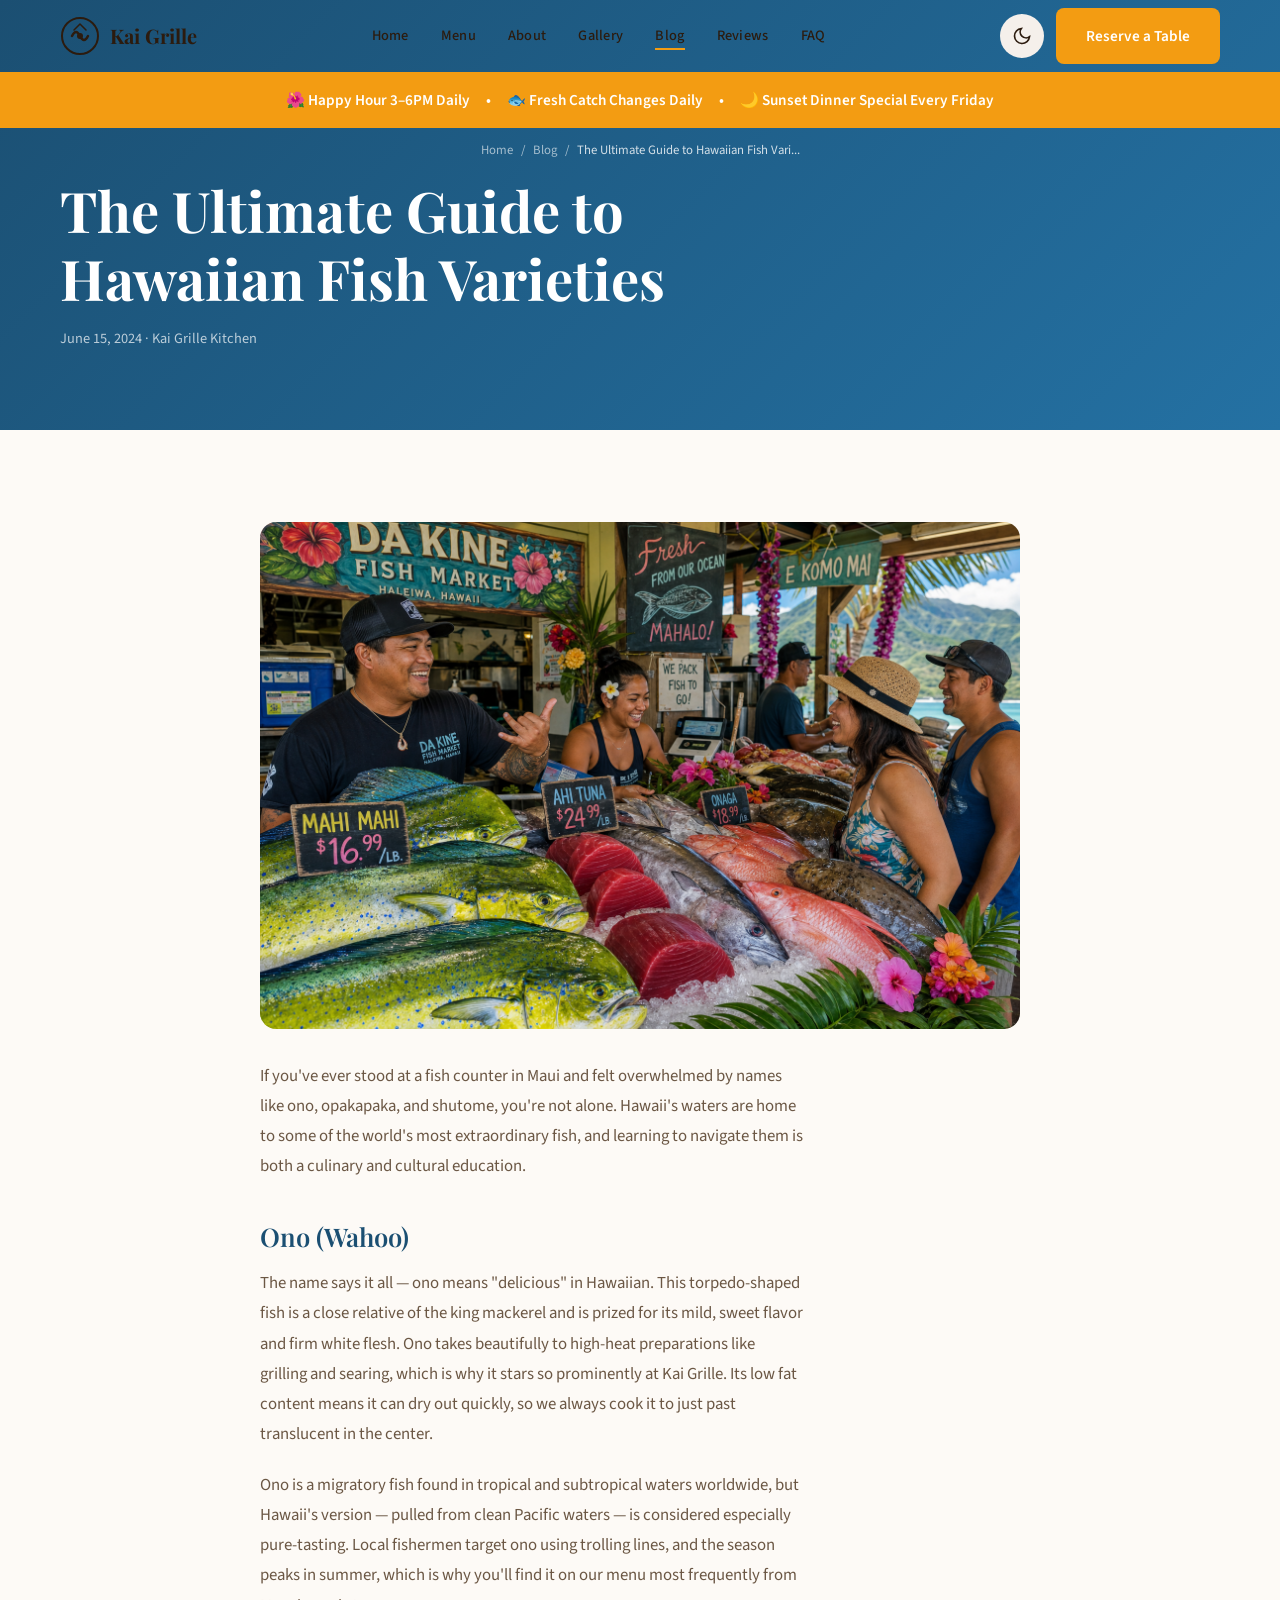
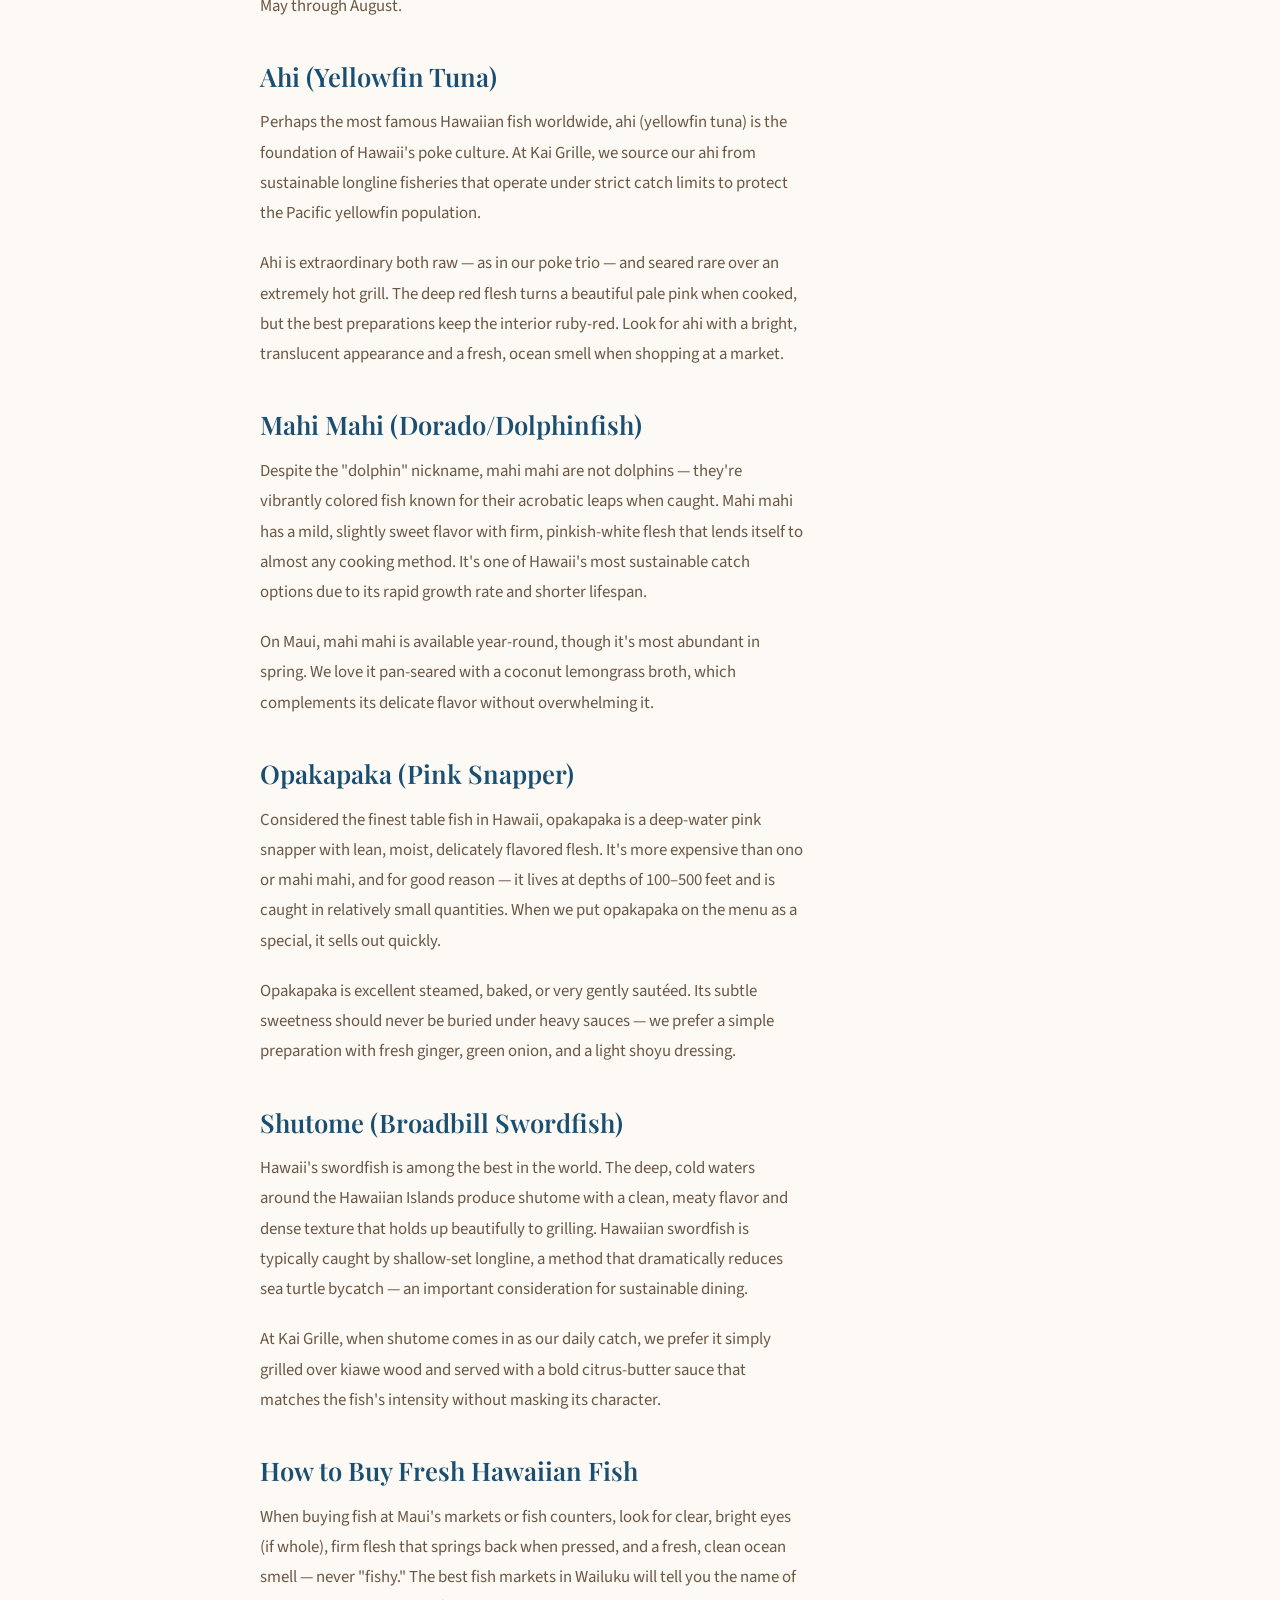
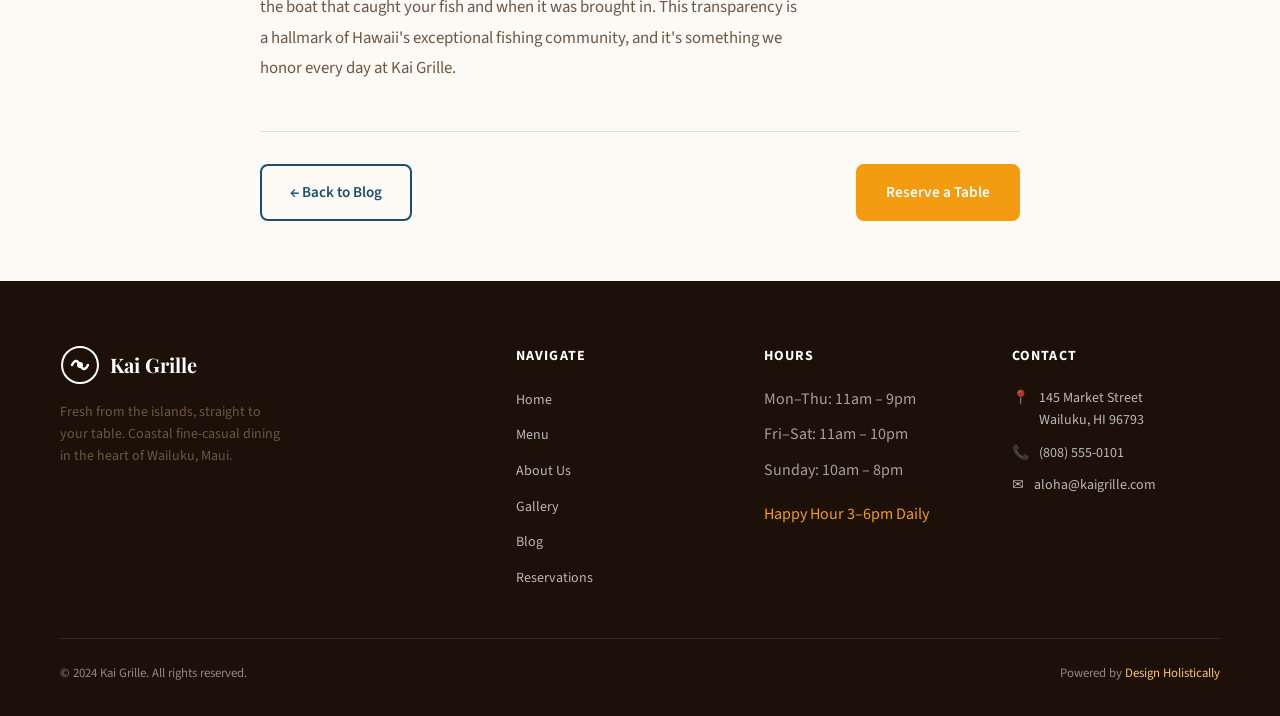
<file: blog-post-1.html>
<!DOCTYPE html>
<html lang="en" data-theme="light">
<head>
  <meta charset="UTF-8">
  <meta name="viewport" content="width=device-width, initial-scale=1.0">
  <title>The Ultimate Guide to Hawaiian Fish Varieties | Kai Grille — Wailuku, Maui</title>
  <meta name="description" content="Kai Grille offers coastal fine-casual dining in Wailuku, Maui. Fresh Hawaiian seafood, farm-to-table ingredients, and warm island hospitality.">
  <meta property="og:title" content="The Ultimate Guide to Hawaiian Fish Varieties | Kai Grille">
  <meta property="og:description" content="Fresh from the islands, straight to your table. Coastal fine-casual dining in Wailuku, Maui.">
  <meta property="og:image" content="images/hero.png">
  <meta property="og:type" content="restaurant">
  <link rel="icon" href="data:image/svg+xml,<svg xmlns='http://www.w3.org/2000/svg' viewBox='0 0 32 32'><text y='28' font-size='28'>🌊</text></svg>">
  <link rel="stylesheet" href="css/style.css">
  <script type="application/ld+json">
  {
    "@context": "https://schema.org",
    "@type": "Restaurant",
    "name": "Kai Grille",
    "description": "Coastal fine-casual dining in Wailuku, Maui. Fresh Hawaiian seafood and farm-to-table cuisine.",
    "url": "https://kaigrille.com",
    "telephone": "(808) 555-0101",
    "address": {
      "@type": "PostalAddress",
      "streetAddress": "145 Market Street",
      "addressLocality": "Wailuku",
      "addressRegion": "HI",
      "postalCode": "96793",
      "addressCountry": "US"
    },
    "geo": {
      "@type": "GeoCoordinates",
      "latitude": 20.8953,
      "longitude": -156.5076
    },
    "openingHours": ["Mo-Th 11:00-21:00","Fr-Sa 11:00-22:00","Su 10:00-20:00"],
    "servesCuisine": "Hawaiian, Seafood",
    "priceRange": "$$",
    "image": "images/hero.png"
  }
  </script>
  <link rel="icon" type="image/x-icon" href="images/favicon.ico">
  <link rel="icon" type="image/png" sizes="32x32" href="images/favicon-32x32.png">
  <link rel="icon" type="image/png" sizes="16x16" href="images/favicon-16x16.png">
  <link rel="apple-touch-icon" sizes="180x180" href="images/apple-touch-icon.png">
</head>
<body class="page-wrapper">
  <header class="header" id="header">
    <nav class="nav container">
      <a href="index.html" class="nav-logo">
        <svg viewBox="0 0 40 40" fill="none" xmlns="http://www.w3.org/2000/svg" aria-label="Kai Grille Logo">
          <circle cx="20" cy="20" r="18" stroke="currentColor" stroke-width="2"/>
          <path d="M12 20 Q16 12 20 20 Q24 28 28 20" stroke="currentColor" stroke-width="2.5" stroke-linecap="round" fill="none"/>
          <circle cx="20" cy="20" r="3" fill="currentColor"/>
          <path d="M14 14 L20 8 L26 14" stroke="currentColor" stroke-width="1.5" stroke-linecap="round" stroke-linejoin="round" fill="none"/>
        </svg>
        Kai Grille
      </a>
      <ul class="nav-links">
        <li><a href="index.html" >Home</a></li>
        <li><a href="services.html" >Menu</a></li>
        <li><a href="about.html" >About</a></li>
        <li><a href="gallery.html" >Gallery</a></li>
        <li><a href="blog.html" class='active'>Blog</a></li>
        <li><a href="reviews.html" >Reviews</a></li>
        <li><a href="faq.html" >FAQ</a></li>
      </ul>
      <div class="nav-actions">
        <button class="btn-theme" id="themeToggle" aria-label="Toggle dark mode"></button>
        <a href="booking.html" class="btn btn-nav">Reserve a Table</a>
        <button class="hamburger" id="hamburger" aria-label="Menu">
          <span></span><span></span><span></span>
        </button>
      </div>
    </nav>
    <!-- Specials Strip -->
  <div class="specials-strip">
    <div class="specials-inner">
      <span>🌺 Happy Hour 3–6PM Daily</span>
      <span>•</span>
      <span>🐟 Fresh Catch Changes Daily</span>
      <span>•</span>
      <span>🌙 Sunset Dinner Special Every Friday</span>
    </div>
  </div>
</header>
  <nav class="mobile-nav" id="mobileNav">
    <a href="index.html">Home</a>
    <a href="services.html">Menu</a>
    <a href="about.html">About</a>
    <a href="gallery.html">Gallery</a>
    <a href="blog.html">Blog</a>
    <a href="reviews.html">Reviews</a>
    <a href="faq.html">FAQ</a>
    <a href="booking.html" style="color:var(--accent)">Reserve a Table</a>
  </nav>
  <div class="blog-post-header">
    <div class="container">
      <nav class="breadcrumb"><a href="index.html">Home</a><span>/</span><a href="blog.html">Blog</a><span>/</span><span style="color:rgba(255,255,255,0.8)">The Ultimate Guide to Hawaiian Fish Vari...</span></nav>
      <h1 style="max-width:760px">The Ultimate Guide to Hawaiian Fish Varieties</h1>
      <div class="blog-post-meta">June 15, 2024 · Kai Grille Kitchen</div>
    </div>
  </div>
  <div class="blog-post-content">
    <img src="images/blog-1.png" alt="The Ultimate Guide to Hawaiian Fish Varieties">
    
    <p>If you've ever stood at a fish counter in Maui and felt overwhelmed by names like ono, opakapaka, and shutome, you're not alone. Hawaii's waters are home to some of the world's most extraordinary fish, and learning to navigate them is both a culinary and cultural education.</p>
    <h2>Ono (Wahoo)</h2>
    <p>The name says it all — ono means "delicious" in Hawaiian. This torpedo-shaped fish is a close relative of the king mackerel and is prized for its mild, sweet flavor and firm white flesh. Ono takes beautifully to high-heat preparations like grilling and searing, which is why it stars so prominently at Kai Grille. Its low fat content means it can dry out quickly, so we always cook it to just past translucent in the center.</p>
    <p>Ono is a migratory fish found in tropical and subtropical waters worldwide, but Hawaii's version — pulled from clean Pacific waters — is considered especially pure-tasting. Local fishermen target ono using trolling lines, and the season peaks in summer, which is why you'll find it on our menu most frequently from May through August.</p>
    <h2>Ahi (Yellowfin Tuna)</h2>
    <p>Perhaps the most famous Hawaiian fish worldwide, ahi (yellowfin tuna) is the foundation of Hawaii's poke culture. At Kai Grille, we source our ahi from sustainable longline fisheries that operate under strict catch limits to protect the Pacific yellowfin population.</p>
    <p>Ahi is extraordinary both raw — as in our poke trio — and seared rare over an extremely hot grill. The deep red flesh turns a beautiful pale pink when cooked, but the best preparations keep the interior ruby-red. Look for ahi with a bright, translucent appearance and a fresh, ocean smell when shopping at a market.</p>
    <h2>Mahi Mahi (Dorado/Dolphinfish)</h2>
    <p>Despite the "dolphin" nickname, mahi mahi are not dolphins — they're vibrantly colored fish known for their acrobatic leaps when caught. Mahi mahi has a mild, slightly sweet flavor with firm, pinkish-white flesh that lends itself to almost any cooking method. It's one of Hawaii's most sustainable catch options due to its rapid growth rate and shorter lifespan.</p>
    <p>On Maui, mahi mahi is available year-round, though it's most abundant in spring. We love it pan-seared with a coconut lemongrass broth, which complements its delicate flavor without overwhelming it.</p>
    <h2>Opakapaka (Pink Snapper)</h2>
    <p>Considered the finest table fish in Hawaii, opakapaka is a deep-water pink snapper with lean, moist, delicately flavored flesh. It's more expensive than ono or mahi mahi, and for good reason — it lives at depths of 100–500 feet and is caught in relatively small quantities. When we put opakapaka on the menu as a special, it sells out quickly.</p>
    <p>Opakapaka is excellent steamed, baked, or very gently sautéed. Its subtle sweetness should never be buried under heavy sauces — we prefer a simple preparation with fresh ginger, green onion, and a light shoyu dressing.</p>
    <h2>Shutome (Broadbill Swordfish)</h2>
    <p>Hawaii's swordfish is among the best in the world. The deep, cold waters around the Hawaiian Islands produce shutome with a clean, meaty flavor and dense texture that holds up beautifully to grilling. Hawaiian swordfish is typically caught by shallow-set longline, a method that dramatically reduces sea turtle bycatch — an important consideration for sustainable dining.</p>
    <p>At Kai Grille, when shutome comes in as our daily catch, we prefer it simply grilled over kiawe wood and served with a bold citrus-butter sauce that matches the fish's intensity without masking its character.</p>
    <h2>How to Buy Fresh Hawaiian Fish</h2>
    <p>When buying fish at Maui's markets or fish counters, look for clear, bright eyes (if whole), firm flesh that springs back when pressed, and a fresh, clean ocean smell — never "fishy." The best fish markets in Wailuku will tell you the name of the boat that caught your fish and when it was brought in. This transparency is a hallmark of Hawaii's exceptional fishing community, and it's something we honor every day at Kai Grille.</p>
    
    <div style="margin-top:48px;padding-top:32px;border-top:1px solid var(--border);display:flex;justify-content:space-between;flex-wrap:wrap;gap:16px">
      <a href="blog.html" class="btn btn-outline">← Back to Blog</a>
      <a href="booking.html" class="btn btn-primary">Reserve a Table</a>
    </div>
  </div>

  <footer class="footer">
    <div class="container">
      <div class="footer-grid">
        <div class="footer-brand">
          <a href="index.html" class="nav-logo" style="color:#fff">
            <svg viewBox="0 0 40 40" fill="none" xmlns="http://www.w3.org/2000/svg" width="36" height="36">
              <circle cx="20" cy="20" r="18" stroke="currentColor" stroke-width="2"/>
              <path d="M12 20 Q16 12 20 20 Q24 28 28 20" stroke="currentColor" stroke-width="2.5" stroke-linecap="round" fill="none"/>
              <circle cx="20" cy="20" r="3" fill="currentColor"/>
            </svg>
            Kai Grille
          </a>
          <p>Fresh from the islands, straight to your table. Coastal fine-casual dining in the heart of Wailuku, Maui.</p>
        </div>
        <div>
          <p class="footer-heading">Navigate</p>
          <ul class="footer-links">
            <li><a href="index.html">Home</a></li>
            <li><a href="services.html">Menu</a></li>
            <li><a href="about.html">About Us</a></li>
            <li><a href="gallery.html">Gallery</a></li>
            <li><a href="blog.html">Blog</a></li>
            <li><a href="booking.html">Reservations</a></li>
          </ul>
        </div>
        <div>
          <p class="footer-heading">Hours</p>
          <ul class="footer-links" style="color:rgba(255,255,255,0.6)">
            <li>Mon–Thu: 11am – 9pm</li>
            <li>Fri–Sat: 11am – 10pm</li>
            <li>Sunday: 10am – 8pm</li>
            <li style="margin-top:8px;color:var(--accent)">Happy Hour 3–6pm Daily</li>
          </ul>
        </div>
        <div>
          <p class="footer-heading">Contact</p>
          <div class="footer-contact-item"><span>📍</span><span>145 Market Street<br>Wailuku, HI 96793</span></div>
          <div class="footer-contact-item"><span>📞</span><a href="tel:8085550101">(808) 555-0101</a></div>
          <div class="footer-contact-item"><span>✉️</span><a href="mailto:aloha@kaigrille.com">aloha@kaigrille.com</a></div>
        </div>
      </div>
      <div class="footer-bottom">
        <p>© 2024 Kai Grille. All rights reserved.</p>
        <p class="powered-by">Powered by <a href="https://designholistically.com" target="_blank">Design Holistically</a></p>
      </div>
    </div>
  </footer>
  <button class="back-to-top" id="backToTop" aria-label="Back to top">↑</button>
  <script src="js/main.js"></script>
</body>
</html>
</file>
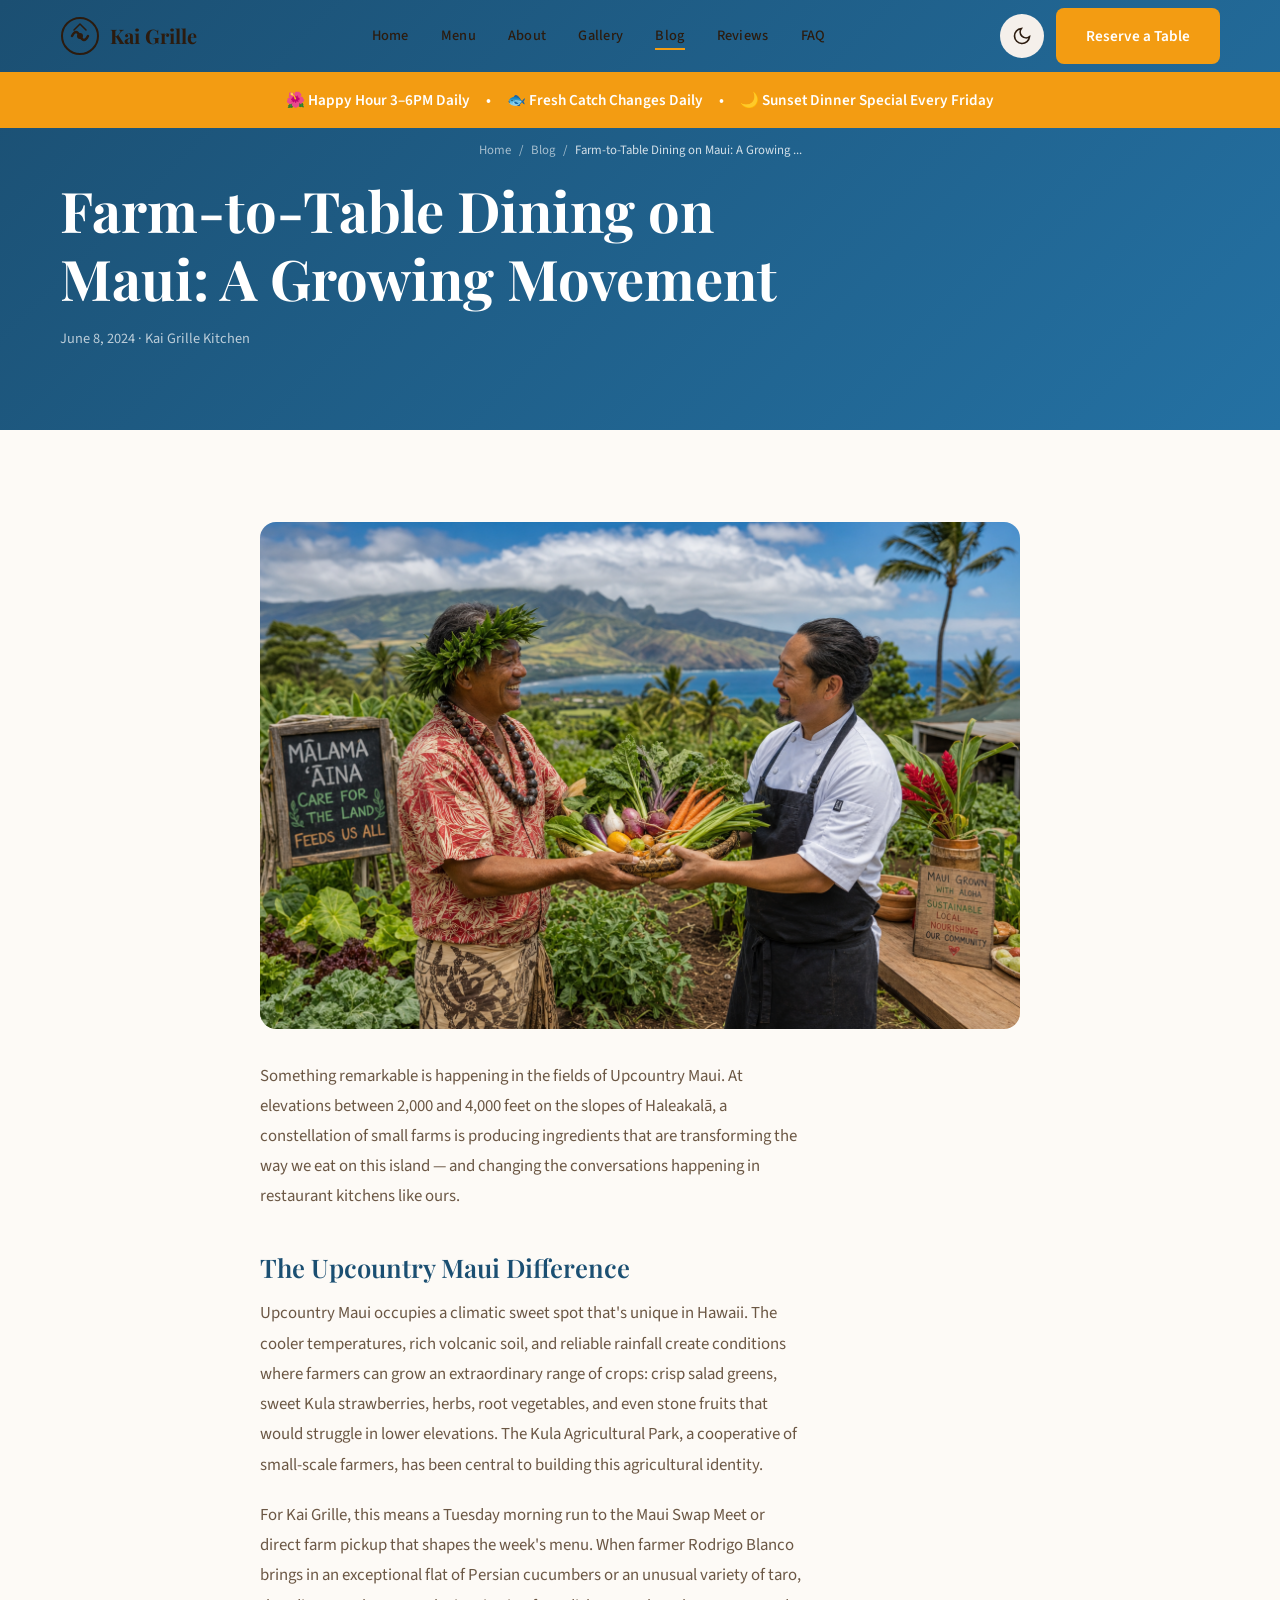
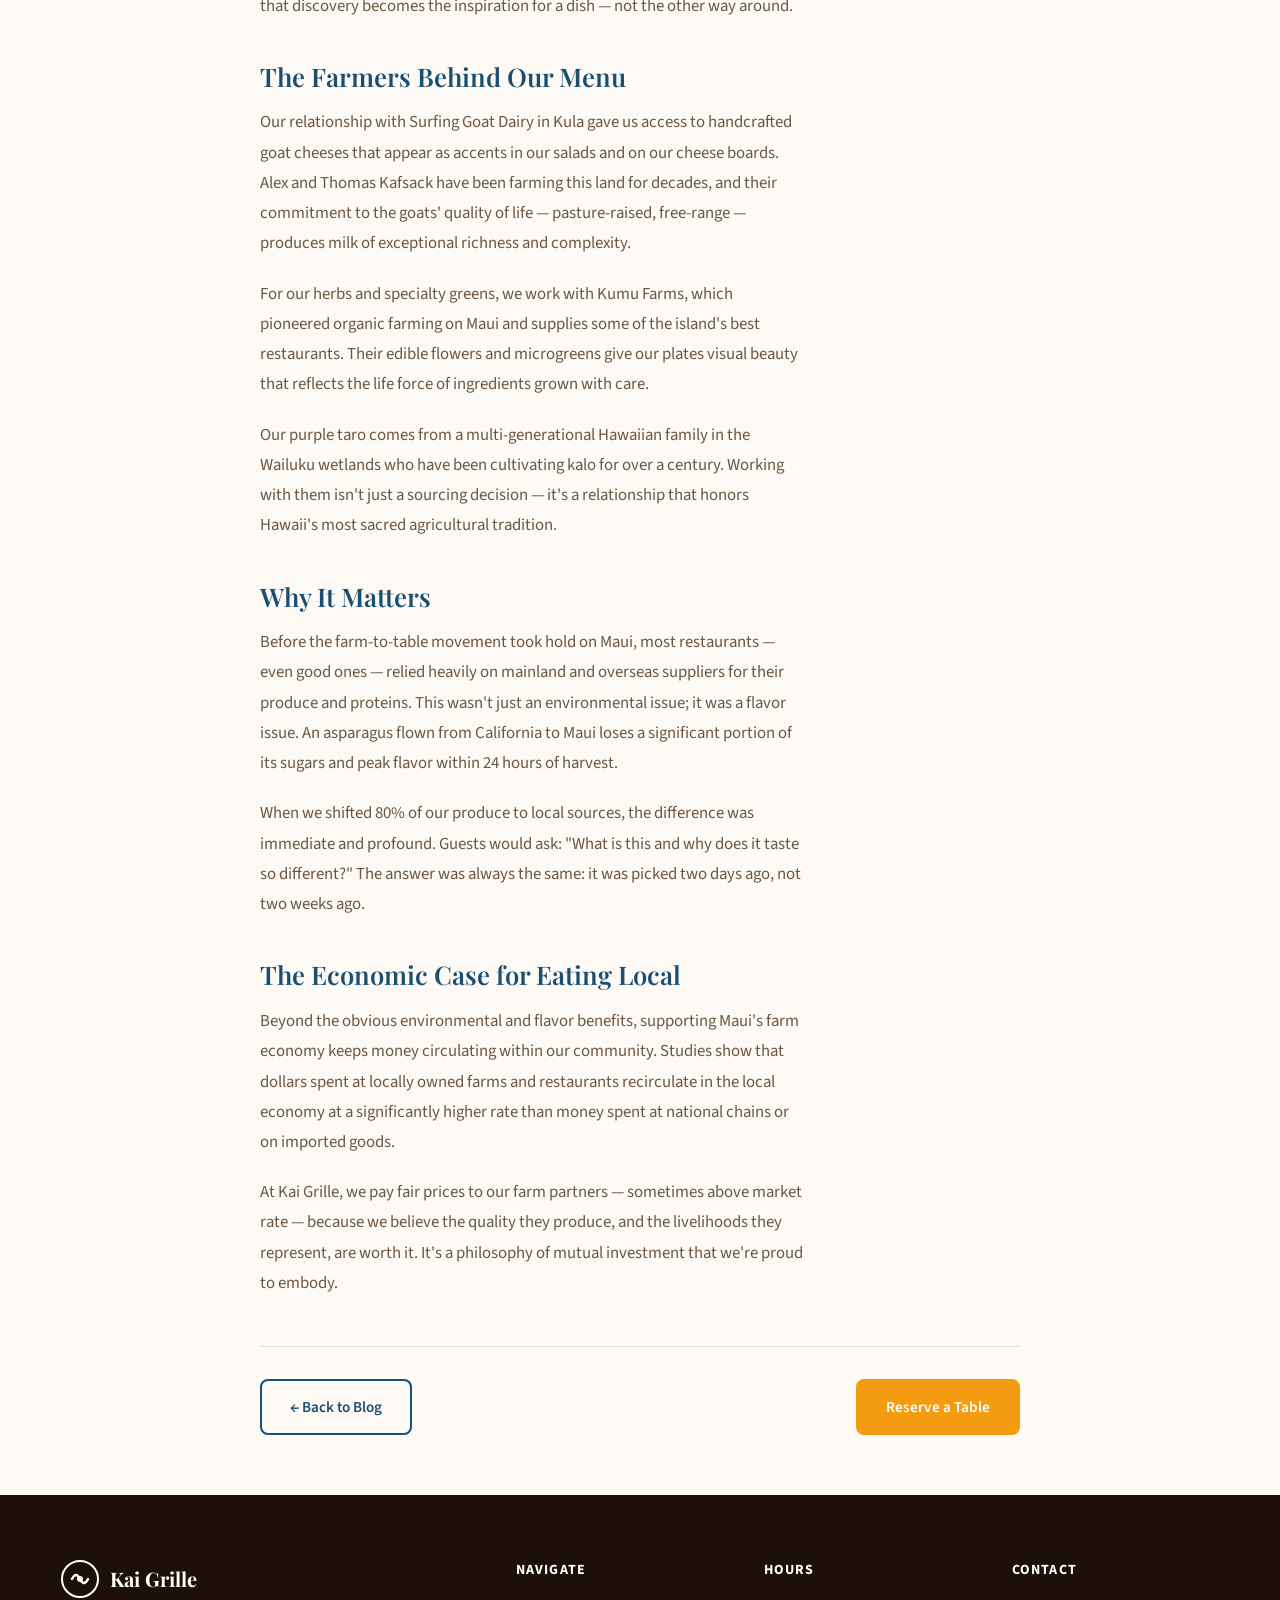
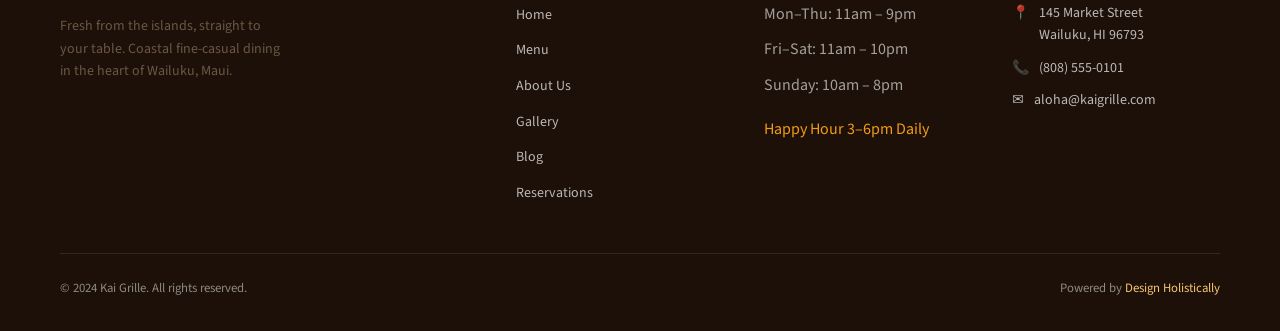
<file: blog-post-2.html>
<!DOCTYPE html>
<html lang="en" data-theme="light">
<head>
  <meta charset="UTF-8">
  <meta name="viewport" content="width=device-width, initial-scale=1.0">
  <title>Farm-to-Table Dining on Maui: A Growing Movement | Kai Grille — Wailuku, Maui</title>
  <meta name="description" content="Kai Grille offers coastal fine-casual dining in Wailuku, Maui. Fresh Hawaiian seafood, farm-to-table ingredients, and warm island hospitality.">
  <meta property="og:title" content="Farm-to-Table Dining on Maui: A Growing Movement | Kai Grille">
  <meta property="og:description" content="Fresh from the islands, straight to your table. Coastal fine-casual dining in Wailuku, Maui.">
  <meta property="og:image" content="images/hero.png">
  <meta property="og:type" content="restaurant">
  <link rel="icon" href="data:image/svg+xml,<svg xmlns='http://www.w3.org/2000/svg' viewBox='0 0 32 32'><text y='28' font-size='28'>🌊</text></svg>">
  <link rel="stylesheet" href="css/style.css">
  <script type="application/ld+json">
  {
    "@context": "https://schema.org",
    "@type": "Restaurant",
    "name": "Kai Grille",
    "description": "Coastal fine-casual dining in Wailuku, Maui. Fresh Hawaiian seafood and farm-to-table cuisine.",
    "url": "https://kaigrille.com",
    "telephone": "(808) 555-0101",
    "address": {
      "@type": "PostalAddress",
      "streetAddress": "145 Market Street",
      "addressLocality": "Wailuku",
      "addressRegion": "HI",
      "postalCode": "96793",
      "addressCountry": "US"
    },
    "geo": {
      "@type": "GeoCoordinates",
      "latitude": 20.8953,
      "longitude": -156.5076
    },
    "openingHours": ["Mo-Th 11:00-21:00","Fr-Sa 11:00-22:00","Su 10:00-20:00"],
    "servesCuisine": "Hawaiian, Seafood",
    "priceRange": "$$",
    "image": "images/hero.png"
  }
  </script>
  <link rel="icon" type="image/x-icon" href="images/favicon.ico">
  <link rel="icon" type="image/png" sizes="32x32" href="images/favicon-32x32.png">
  <link rel="icon" type="image/png" sizes="16x16" href="images/favicon-16x16.png">
  <link rel="apple-touch-icon" sizes="180x180" href="images/apple-touch-icon.png">
</head>
<body class="page-wrapper">
  <header class="header" id="header">
    <nav class="nav container">
      <a href="index.html" class="nav-logo">
        <svg viewBox="0 0 40 40" fill="none" xmlns="http://www.w3.org/2000/svg" aria-label="Kai Grille Logo">
          <circle cx="20" cy="20" r="18" stroke="currentColor" stroke-width="2"/>
          <path d="M12 20 Q16 12 20 20 Q24 28 28 20" stroke="currentColor" stroke-width="2.5" stroke-linecap="round" fill="none"/>
          <circle cx="20" cy="20" r="3" fill="currentColor"/>
          <path d="M14 14 L20 8 L26 14" stroke="currentColor" stroke-width="1.5" stroke-linecap="round" stroke-linejoin="round" fill="none"/>
        </svg>
        Kai Grille
      </a>
      <ul class="nav-links">
        <li><a href="index.html" >Home</a></li>
        <li><a href="services.html" >Menu</a></li>
        <li><a href="about.html" >About</a></li>
        <li><a href="gallery.html" >Gallery</a></li>
        <li><a href="blog.html" class='active'>Blog</a></li>
        <li><a href="reviews.html" >Reviews</a></li>
        <li><a href="faq.html" >FAQ</a></li>
      </ul>
      <div class="nav-actions">
        <button class="btn-theme" id="themeToggle" aria-label="Toggle dark mode"></button>
        <a href="booking.html" class="btn btn-nav">Reserve a Table</a>
        <button class="hamburger" id="hamburger" aria-label="Menu">
          <span></span><span></span><span></span>
        </button>
      </div>
    </nav>
    <!-- Specials Strip -->
  <div class="specials-strip">
    <div class="specials-inner">
      <span>🌺 Happy Hour 3–6PM Daily</span>
      <span>•</span>
      <span>🐟 Fresh Catch Changes Daily</span>
      <span>•</span>
      <span>🌙 Sunset Dinner Special Every Friday</span>
    </div>
  </div>
</header>
  <nav class="mobile-nav" id="mobileNav">
    <a href="index.html">Home</a>
    <a href="services.html">Menu</a>
    <a href="about.html">About</a>
    <a href="gallery.html">Gallery</a>
    <a href="blog.html">Blog</a>
    <a href="reviews.html">Reviews</a>
    <a href="faq.html">FAQ</a>
    <a href="booking.html" style="color:var(--accent)">Reserve a Table</a>
  </nav>
  <div class="blog-post-header">
    <div class="container">
      <nav class="breadcrumb"><a href="index.html">Home</a><span>/</span><a href="blog.html">Blog</a><span>/</span><span style="color:rgba(255,255,255,0.8)">Farm-to-Table Dining on Maui: A Growing ...</span></nav>
      <h1 style="max-width:760px">Farm-to-Table Dining on Maui: A Growing Movement</h1>
      <div class="blog-post-meta">June 8, 2024 · Kai Grille Kitchen</div>
    </div>
  </div>
  <div class="blog-post-content">
    <img src="images/blog-2.png" alt="Farm-to-Table Dining on Maui: A Growing Movement">
    
    <p>Something remarkable is happening in the fields of Upcountry Maui. At elevations between 2,000 and 4,000 feet on the slopes of Haleakalā, a constellation of small farms is producing ingredients that are transforming the way we eat on this island — and changing the conversations happening in restaurant kitchens like ours.</p>
    <h2>The Upcountry Maui Difference</h2>
    <p>Upcountry Maui occupies a climatic sweet spot that's unique in Hawaii. The cooler temperatures, rich volcanic soil, and reliable rainfall create conditions where farmers can grow an extraordinary range of crops: crisp salad greens, sweet Kula strawberries, herbs, root vegetables, and even stone fruits that would struggle in lower elevations. The Kula Agricultural Park, a cooperative of small-scale farmers, has been central to building this agricultural identity.</p>
    <p>For Kai Grille, this means a Tuesday morning run to the Maui Swap Meet or direct farm pickup that shapes the week's menu. When farmer Rodrigo Blanco brings in an exceptional flat of Persian cucumbers or an unusual variety of taro, that discovery becomes the inspiration for a dish — not the other way around.</p>
    <h2>The Farmers Behind Our Menu</h2>
    <p>Our relationship with Surfing Goat Dairy in Kula gave us access to handcrafted goat cheeses that appear as accents in our salads and on our cheese boards. Alex and Thomas Kafsack have been farming this land for decades, and their commitment to the goats' quality of life — pasture-raised, free-range — produces milk of exceptional richness and complexity.</p>
    <p>For our herbs and specialty greens, we work with Kumu Farms, which pioneered organic farming on Maui and supplies some of the island's best restaurants. Their edible flowers and microgreens give our plates visual beauty that reflects the life force of ingredients grown with care.</p>
    <p>Our purple taro comes from a multi-generational Hawaiian family in the Wailuku wetlands who have been cultivating kalo for over a century. Working with them isn't just a sourcing decision — it's a relationship that honors Hawaii's most sacred agricultural tradition.</p>
    <h2>Why It Matters</h2>
    <p>Before the farm-to-table movement took hold on Maui, most restaurants — even good ones — relied heavily on mainland and overseas suppliers for their produce and proteins. This wasn't just an environmental issue; it was a flavor issue. An asparagus flown from California to Maui loses a significant portion of its sugars and peak flavor within 24 hours of harvest.</p>
    <p>When we shifted 80% of our produce to local sources, the difference was immediate and profound. Guests would ask: "What is this and why does it taste so different?" The answer was always the same: it was picked two days ago, not two weeks ago.</p>
    <h2>The Economic Case for Eating Local</h2>
    <p>Beyond the obvious environmental and flavor benefits, supporting Maui's farm economy keeps money circulating within our community. Studies show that dollars spent at locally owned farms and restaurants recirculate in the local economy at a significantly higher rate than money spent at national chains or on imported goods.</p>
    <p>At Kai Grille, we pay fair prices to our farm partners — sometimes above market rate — because we believe the quality they produce, and the livelihoods they represent, are worth it. It's a philosophy of mutual investment that we're proud to embody.</p>
    
    <div style="margin-top:48px;padding-top:32px;border-top:1px solid var(--border);display:flex;justify-content:space-between;flex-wrap:wrap;gap:16px">
      <a href="blog.html" class="btn btn-outline">← Back to Blog</a>
      <a href="booking.html" class="btn btn-primary">Reserve a Table</a>
    </div>
  </div>

  <footer class="footer">
    <div class="container">
      <div class="footer-grid">
        <div class="footer-brand">
          <a href="index.html" class="nav-logo" style="color:#fff">
            <svg viewBox="0 0 40 40" fill="none" xmlns="http://www.w3.org/2000/svg" width="36" height="36">
              <circle cx="20" cy="20" r="18" stroke="currentColor" stroke-width="2"/>
              <path d="M12 20 Q16 12 20 20 Q24 28 28 20" stroke="currentColor" stroke-width="2.5" stroke-linecap="round" fill="none"/>
              <circle cx="20" cy="20" r="3" fill="currentColor"/>
            </svg>
            Kai Grille
          </a>
          <p>Fresh from the islands, straight to your table. Coastal fine-casual dining in the heart of Wailuku, Maui.</p>
        </div>
        <div>
          <p class="footer-heading">Navigate</p>
          <ul class="footer-links">
            <li><a href="index.html">Home</a></li>
            <li><a href="services.html">Menu</a></li>
            <li><a href="about.html">About Us</a></li>
            <li><a href="gallery.html">Gallery</a></li>
            <li><a href="blog.html">Blog</a></li>
            <li><a href="booking.html">Reservations</a></li>
          </ul>
        </div>
        <div>
          <p class="footer-heading">Hours</p>
          <ul class="footer-links" style="color:rgba(255,255,255,0.6)">
            <li>Mon–Thu: 11am – 9pm</li>
            <li>Fri–Sat: 11am – 10pm</li>
            <li>Sunday: 10am – 8pm</li>
            <li style="margin-top:8px;color:var(--accent)">Happy Hour 3–6pm Daily</li>
          </ul>
        </div>
        <div>
          <p class="footer-heading">Contact</p>
          <div class="footer-contact-item"><span>📍</span><span>145 Market Street<br>Wailuku, HI 96793</span></div>
          <div class="footer-contact-item"><span>📞</span><a href="tel:8085550101">(808) 555-0101</a></div>
          <div class="footer-contact-item"><span>✉️</span><a href="mailto:aloha@kaigrille.com">aloha@kaigrille.com</a></div>
        </div>
      </div>
      <div class="footer-bottom">
        <p>© 2024 Kai Grille. All rights reserved.</p>
        <p class="powered-by">Powered by <a href="https://designholistically.com" target="_blank">Design Holistically</a></p>
      </div>
    </div>
  </footer>
  <button class="back-to-top" id="backToTop" aria-label="Back to top">↑</button>
  <script src="js/main.js"></script>
</body>
</html>
</file>
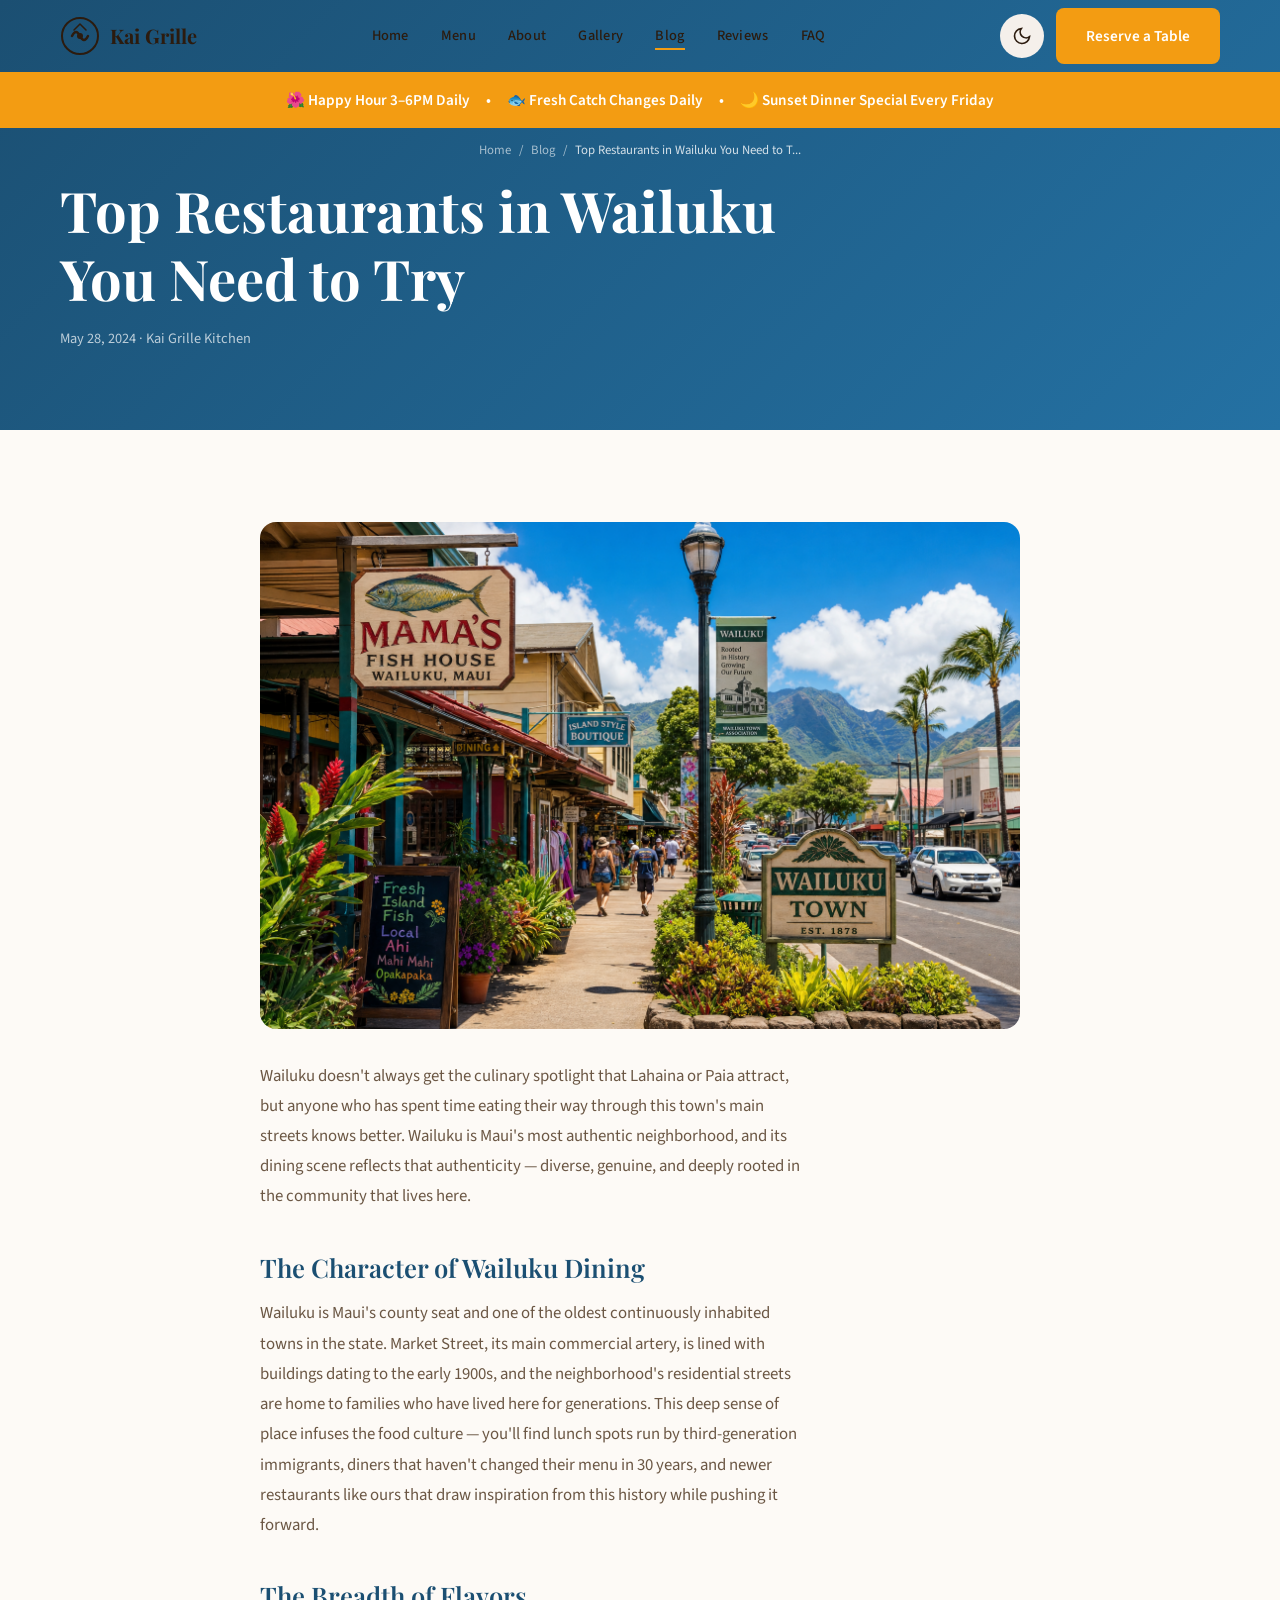
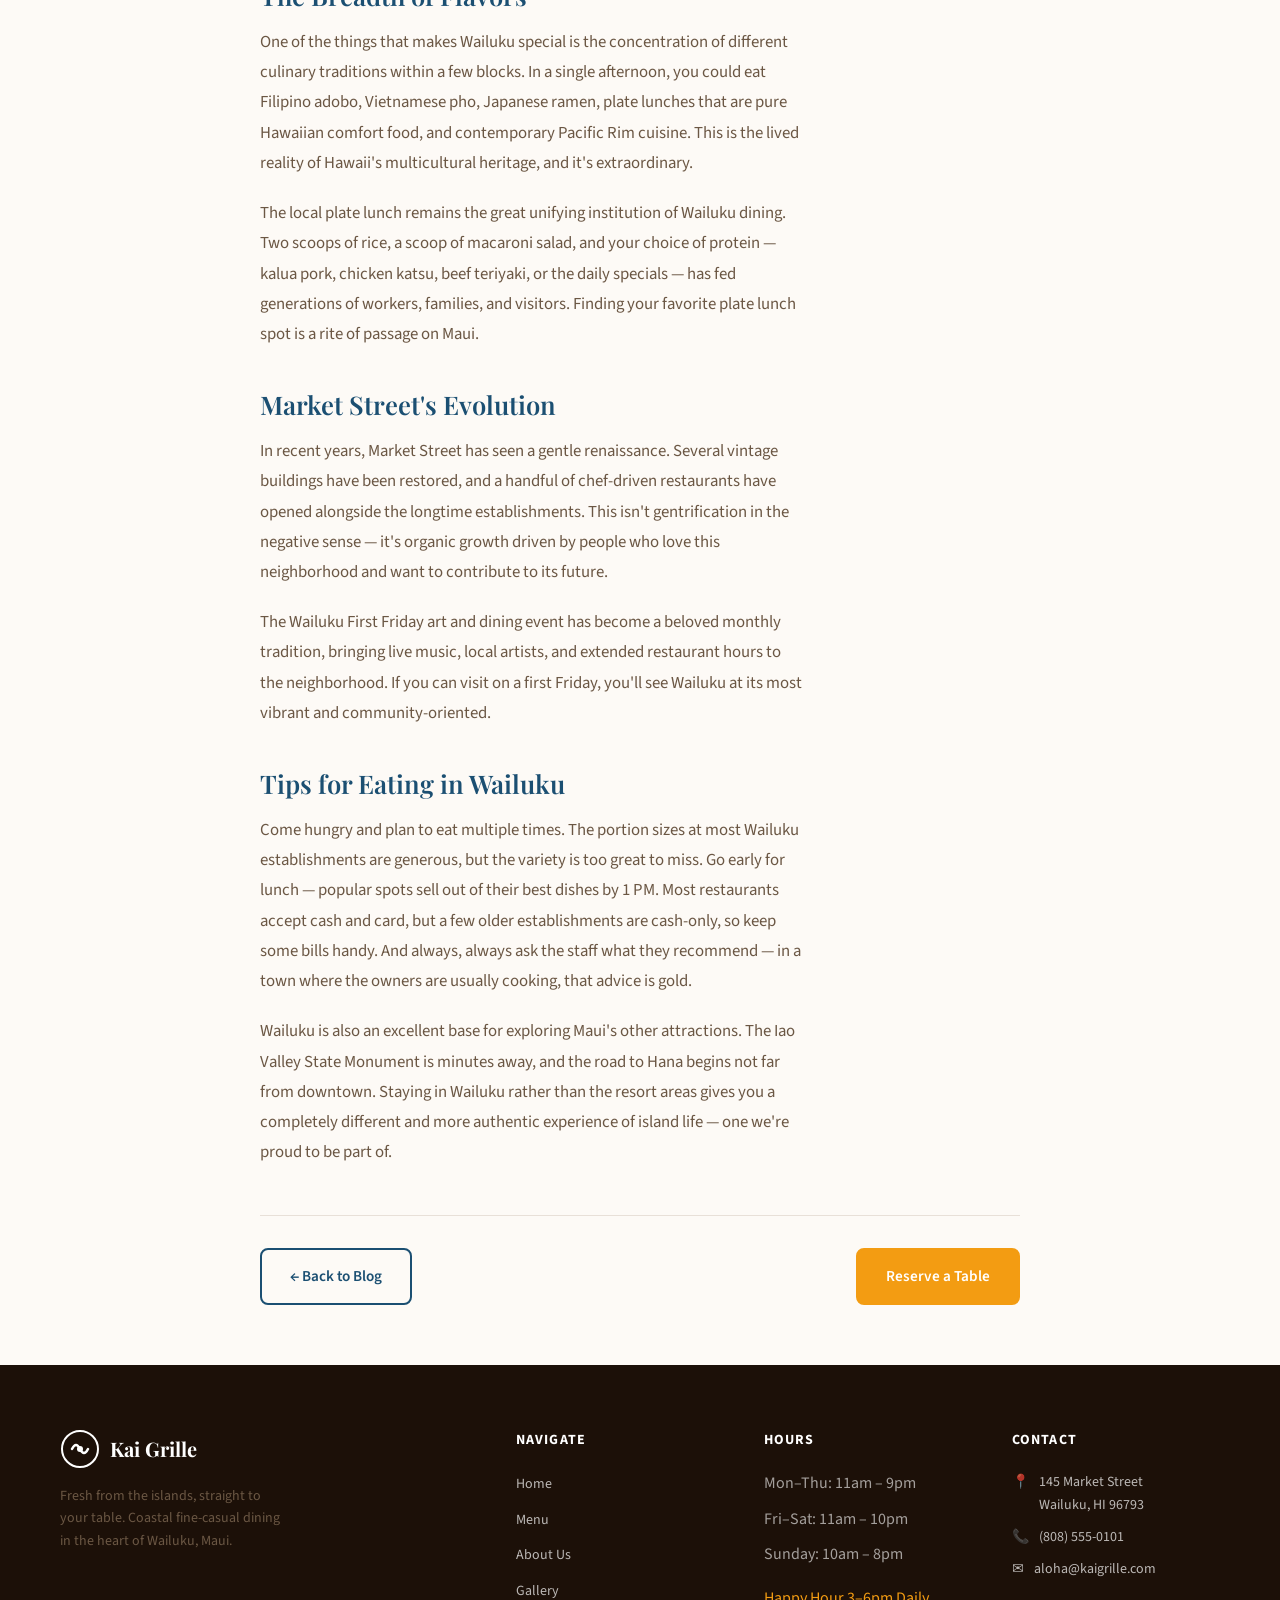
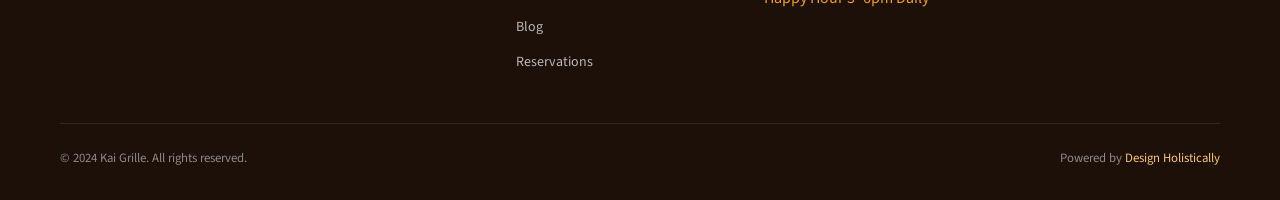
<file: blog-post-3.html>
<!DOCTYPE html>
<html lang="en" data-theme="light">
<head>
  <meta charset="UTF-8">
  <meta name="viewport" content="width=device-width, initial-scale=1.0">
  <title>Top Restaurants in Wailuku You Need to Try | Kai Grille — Wailuku, Maui</title>
  <meta name="description" content="Kai Grille offers coastal fine-casual dining in Wailuku, Maui. Fresh Hawaiian seafood, farm-to-table ingredients, and warm island hospitality.">
  <meta property="og:title" content="Top Restaurants in Wailuku You Need to Try | Kai Grille">
  <meta property="og:description" content="Fresh from the islands, straight to your table. Coastal fine-casual dining in Wailuku, Maui.">
  <meta property="og:image" content="images/hero.png">
  <meta property="og:type" content="restaurant">
  <link rel="icon" href="data:image/svg+xml,<svg xmlns='http://www.w3.org/2000/svg' viewBox='0 0 32 32'><text y='28' font-size='28'>🌊</text></svg>">
  <link rel="stylesheet" href="css/style.css">
  <script type="application/ld+json">
  {
    "@context": "https://schema.org",
    "@type": "Restaurant",
    "name": "Kai Grille",
    "description": "Coastal fine-casual dining in Wailuku, Maui. Fresh Hawaiian seafood and farm-to-table cuisine.",
    "url": "https://kaigrille.com",
    "telephone": "(808) 555-0101",
    "address": {
      "@type": "PostalAddress",
      "streetAddress": "145 Market Street",
      "addressLocality": "Wailuku",
      "addressRegion": "HI",
      "postalCode": "96793",
      "addressCountry": "US"
    },
    "geo": {
      "@type": "GeoCoordinates",
      "latitude": 20.8953,
      "longitude": -156.5076
    },
    "openingHours": ["Mo-Th 11:00-21:00","Fr-Sa 11:00-22:00","Su 10:00-20:00"],
    "servesCuisine": "Hawaiian, Seafood",
    "priceRange": "$$",
    "image": "images/hero.png"
  }
  </script>
  <link rel="icon" type="image/x-icon" href="images/favicon.ico">
  <link rel="icon" type="image/png" sizes="32x32" href="images/favicon-32x32.png">
  <link rel="icon" type="image/png" sizes="16x16" href="images/favicon-16x16.png">
  <link rel="apple-touch-icon" sizes="180x180" href="images/apple-touch-icon.png">
</head>
<body class="page-wrapper">
  <header class="header" id="header">
    <nav class="nav container">
      <a href="index.html" class="nav-logo">
        <svg viewBox="0 0 40 40" fill="none" xmlns="http://www.w3.org/2000/svg" aria-label="Kai Grille Logo">
          <circle cx="20" cy="20" r="18" stroke="currentColor" stroke-width="2"/>
          <path d="M12 20 Q16 12 20 20 Q24 28 28 20" stroke="currentColor" stroke-width="2.5" stroke-linecap="round" fill="none"/>
          <circle cx="20" cy="20" r="3" fill="currentColor"/>
          <path d="M14 14 L20 8 L26 14" stroke="currentColor" stroke-width="1.5" stroke-linecap="round" stroke-linejoin="round" fill="none"/>
        </svg>
        Kai Grille
      </a>
      <ul class="nav-links">
        <li><a href="index.html" >Home</a></li>
        <li><a href="services.html" >Menu</a></li>
        <li><a href="about.html" >About</a></li>
        <li><a href="gallery.html" >Gallery</a></li>
        <li><a href="blog.html" class='active'>Blog</a></li>
        <li><a href="reviews.html" >Reviews</a></li>
        <li><a href="faq.html" >FAQ</a></li>
      </ul>
      <div class="nav-actions">
        <button class="btn-theme" id="themeToggle" aria-label="Toggle dark mode"></button>
        <a href="booking.html" class="btn btn-nav">Reserve a Table</a>
        <button class="hamburger" id="hamburger" aria-label="Menu">
          <span></span><span></span><span></span>
        </button>
      </div>
    </nav>
    <!-- Specials Strip -->
  <div class="specials-strip">
    <div class="specials-inner">
      <span>🌺 Happy Hour 3–6PM Daily</span>
      <span>•</span>
      <span>🐟 Fresh Catch Changes Daily</span>
      <span>•</span>
      <span>🌙 Sunset Dinner Special Every Friday</span>
    </div>
  </div>
</header>
  <nav class="mobile-nav" id="mobileNav">
    <a href="index.html">Home</a>
    <a href="services.html">Menu</a>
    <a href="about.html">About</a>
    <a href="gallery.html">Gallery</a>
    <a href="blog.html">Blog</a>
    <a href="reviews.html">Reviews</a>
    <a href="faq.html">FAQ</a>
    <a href="booking.html" style="color:var(--accent)">Reserve a Table</a>
  </nav>
  <div class="blog-post-header">
    <div class="container">
      <nav class="breadcrumb"><a href="index.html">Home</a><span>/</span><a href="blog.html">Blog</a><span>/</span><span style="color:rgba(255,255,255,0.8)">Top Restaurants in Wailuku You Need to T...</span></nav>
      <h1 style="max-width:760px">Top Restaurants in Wailuku You Need to Try</h1>
      <div class="blog-post-meta">May 28, 2024 · Kai Grille Kitchen</div>
    </div>
  </div>
  <div class="blog-post-content">
    <img src="images/blog-3.png" alt="Top Restaurants in Wailuku You Need to Try">
    
    <p>Wailuku doesn't always get the culinary spotlight that Lahaina or Paia attract, but anyone who has spent time eating their way through this town's main streets knows better. Wailuku is Maui's most authentic neighborhood, and its dining scene reflects that authenticity — diverse, genuine, and deeply rooted in the community that lives here.</p>
    <h2>The Character of Wailuku Dining</h2>
    <p>Wailuku is Maui's county seat and one of the oldest continuously inhabited towns in the state. Market Street, its main commercial artery, is lined with buildings dating to the early 1900s, and the neighborhood's residential streets are home to families who have lived here for generations. This deep sense of place infuses the food culture — you'll find lunch spots run by third-generation immigrants, diners that haven't changed their menu in 30 years, and newer restaurants like ours that draw inspiration from this history while pushing it forward.</p>
    <h2>The Breadth of Flavors</h2>
    <p>One of the things that makes Wailuku special is the concentration of different culinary traditions within a few blocks. In a single afternoon, you could eat Filipino adobo, Vietnamese pho, Japanese ramen, plate lunches that are pure Hawaiian comfort food, and contemporary Pacific Rim cuisine. This is the lived reality of Hawaii's multicultural heritage, and it's extraordinary.</p>
    <p>The local plate lunch remains the great unifying institution of Wailuku dining. Two scoops of rice, a scoop of macaroni salad, and your choice of protein — kalua pork, chicken katsu, beef teriyaki, or the daily specials — has fed generations of workers, families, and visitors. Finding your favorite plate lunch spot is a rite of passage on Maui.</p>
    <h2>Market Street's Evolution</h2>
    <p>In recent years, Market Street has seen a gentle renaissance. Several vintage buildings have been restored, and a handful of chef-driven restaurants have opened alongside the longtime establishments. This isn't gentrification in the negative sense — it's organic growth driven by people who love this neighborhood and want to contribute to its future.</p>
    <p>The Wailuku First Friday art and dining event has become a beloved monthly tradition, bringing live music, local artists, and extended restaurant hours to the neighborhood. If you can visit on a first Friday, you'll see Wailuku at its most vibrant and community-oriented.</p>
    <h2>Tips for Eating in Wailuku</h2>
    <p>Come hungry and plan to eat multiple times. The portion sizes at most Wailuku establishments are generous, but the variety is too great to miss. Go early for lunch — popular spots sell out of their best dishes by 1 PM. Most restaurants accept cash and card, but a few older establishments are cash-only, so keep some bills handy. And always, always ask the staff what they recommend — in a town where the owners are usually cooking, that advice is gold.</p>
    <p>Wailuku is also an excellent base for exploring Maui's other attractions. The Iao Valley State Monument is minutes away, and the road to Hana begins not far from downtown. Staying in Wailuku rather than the resort areas gives you a completely different and more authentic experience of island life — one we're proud to be part of.</p>
    
    <div style="margin-top:48px;padding-top:32px;border-top:1px solid var(--border);display:flex;justify-content:space-between;flex-wrap:wrap;gap:16px">
      <a href="blog.html" class="btn btn-outline">← Back to Blog</a>
      <a href="booking.html" class="btn btn-primary">Reserve a Table</a>
    </div>
  </div>

  <footer class="footer">
    <div class="container">
      <div class="footer-grid">
        <div class="footer-brand">
          <a href="index.html" class="nav-logo" style="color:#fff">
            <svg viewBox="0 0 40 40" fill="none" xmlns="http://www.w3.org/2000/svg" width="36" height="36">
              <circle cx="20" cy="20" r="18" stroke="currentColor" stroke-width="2"/>
              <path d="M12 20 Q16 12 20 20 Q24 28 28 20" stroke="currentColor" stroke-width="2.5" stroke-linecap="round" fill="none"/>
              <circle cx="20" cy="20" r="3" fill="currentColor"/>
            </svg>
            Kai Grille
          </a>
          <p>Fresh from the islands, straight to your table. Coastal fine-casual dining in the heart of Wailuku, Maui.</p>
        </div>
        <div>
          <p class="footer-heading">Navigate</p>
          <ul class="footer-links">
            <li><a href="index.html">Home</a></li>
            <li><a href="services.html">Menu</a></li>
            <li><a href="about.html">About Us</a></li>
            <li><a href="gallery.html">Gallery</a></li>
            <li><a href="blog.html">Blog</a></li>
            <li><a href="booking.html">Reservations</a></li>
          </ul>
        </div>
        <div>
          <p class="footer-heading">Hours</p>
          <ul class="footer-links" style="color:rgba(255,255,255,0.6)">
            <li>Mon–Thu: 11am – 9pm</li>
            <li>Fri–Sat: 11am – 10pm</li>
            <li>Sunday: 10am – 8pm</li>
            <li style="margin-top:8px;color:var(--accent)">Happy Hour 3–6pm Daily</li>
          </ul>
        </div>
        <div>
          <p class="footer-heading">Contact</p>
          <div class="footer-contact-item"><span>📍</span><span>145 Market Street<br>Wailuku, HI 96793</span></div>
          <div class="footer-contact-item"><span>📞</span><a href="tel:8085550101">(808) 555-0101</a></div>
          <div class="footer-contact-item"><span>✉️</span><a href="mailto:aloha@kaigrille.com">aloha@kaigrille.com</a></div>
        </div>
      </div>
      <div class="footer-bottom">
        <p>© 2024 Kai Grille. All rights reserved.</p>
        <p class="powered-by">Powered by <a href="https://designholistically.com" target="_blank">Design Holistically</a></p>
      </div>
    </div>
  </footer>
  <button class="back-to-top" id="backToTop" aria-label="Back to top">↑</button>
  <script src="js/main.js"></script>
</body>
</html>
</file>
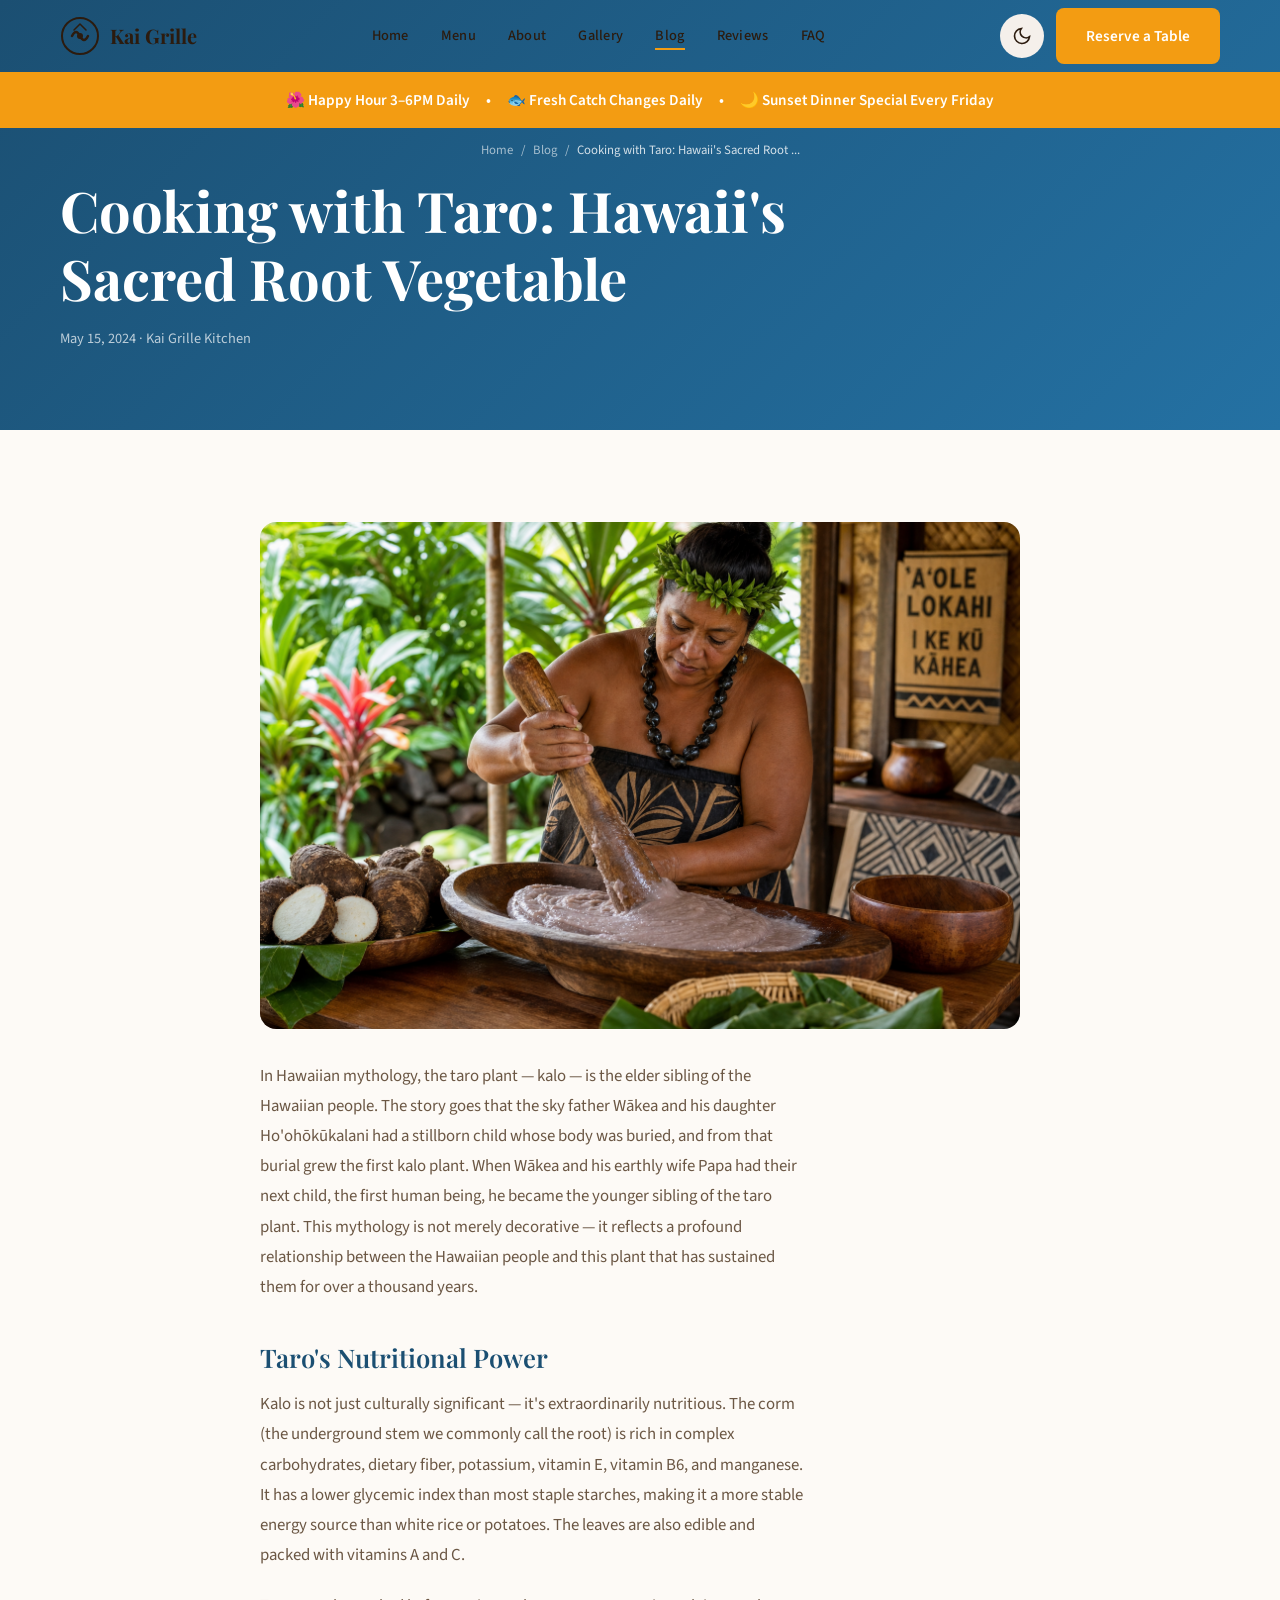
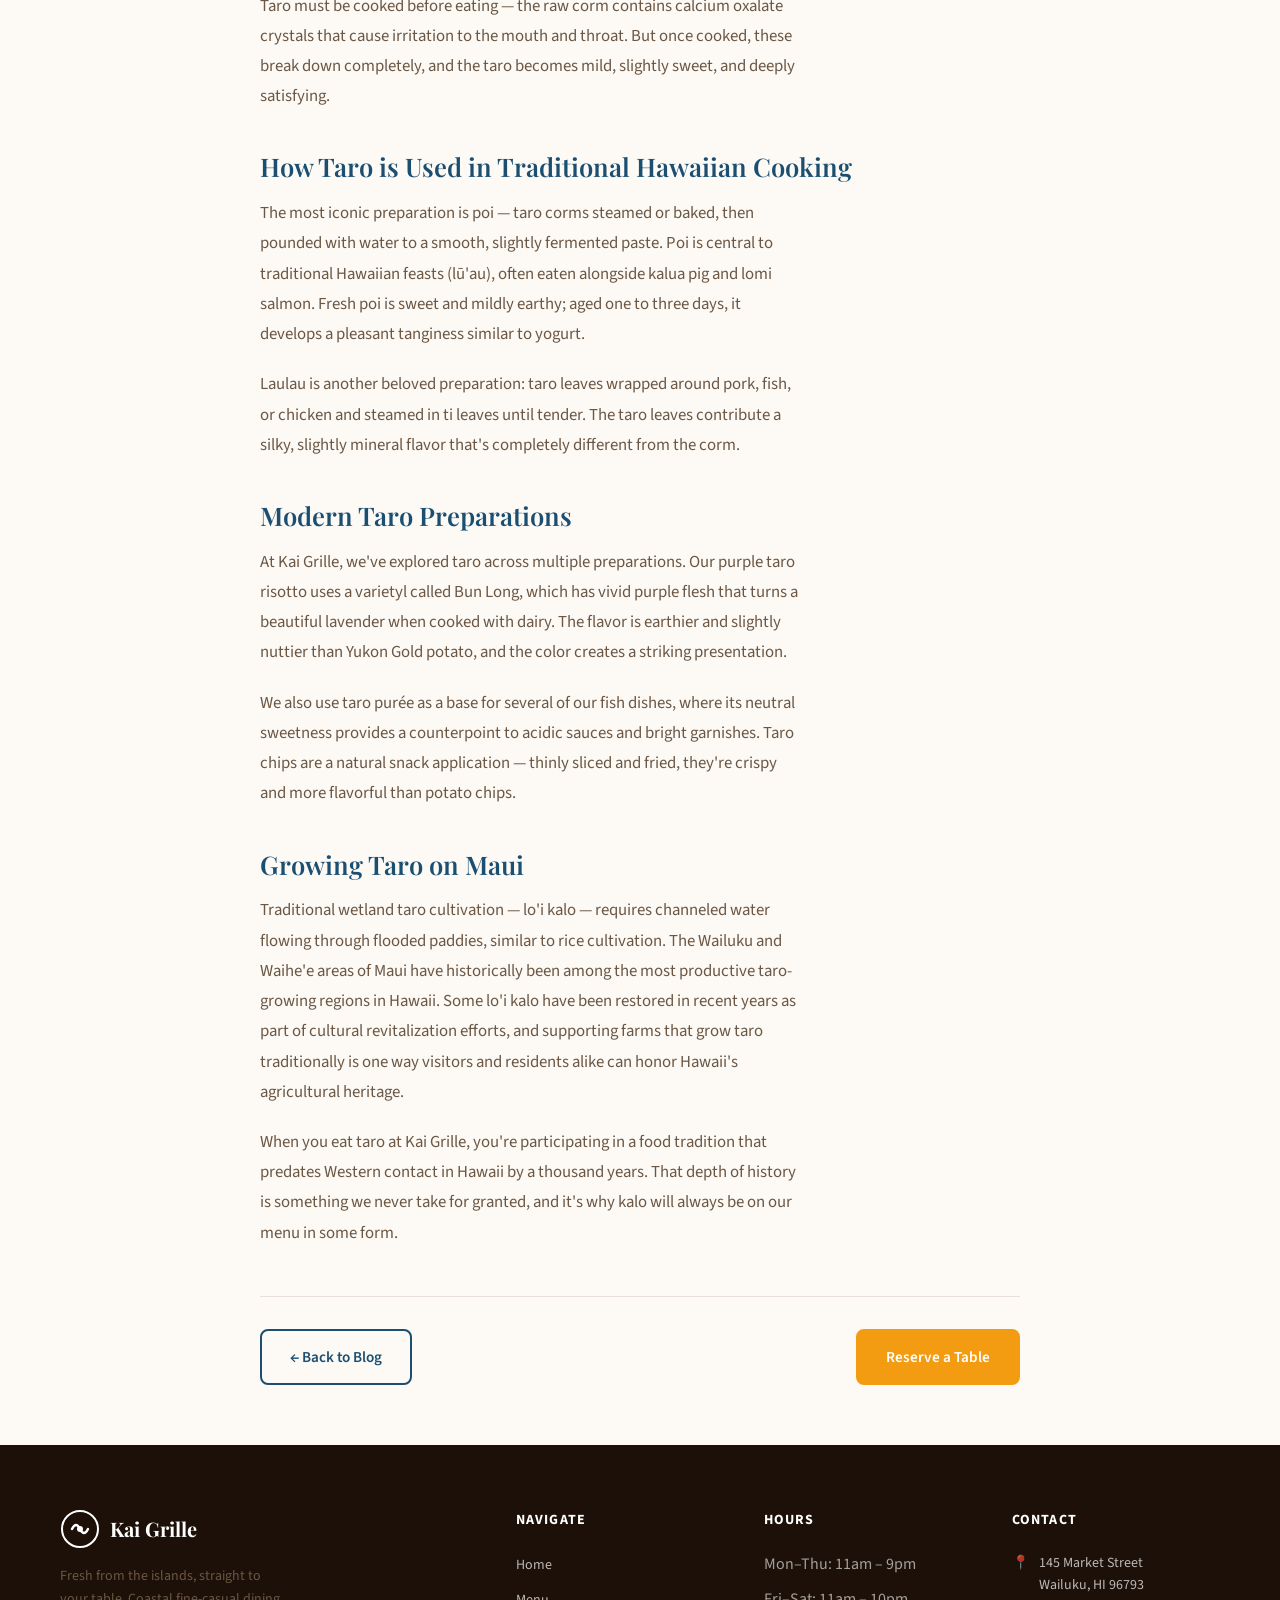
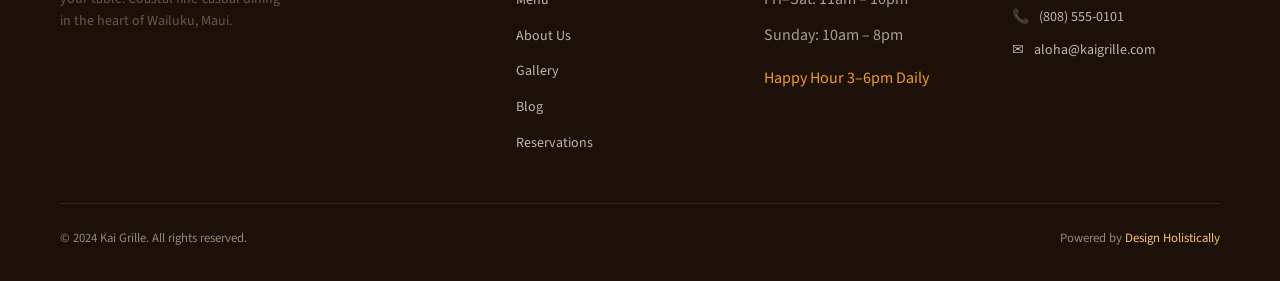
<file: blog-post-4.html>
<!DOCTYPE html>
<html lang="en" data-theme="light">
<head>
  <meta charset="UTF-8">
  <meta name="viewport" content="width=device-width, initial-scale=1.0">
  <title>Cooking with Taro: Hawaii's Sacred Root Vegetable | Kai Grille — Wailuku, Maui</title>
  <meta name="description" content="Kai Grille offers coastal fine-casual dining in Wailuku, Maui. Fresh Hawaiian seafood, farm-to-table ingredients, and warm island hospitality.">
  <meta property="og:title" content="Cooking with Taro: Hawaii's Sacred Root Vegetable | Kai Grille">
  <meta property="og:description" content="Fresh from the islands, straight to your table. Coastal fine-casual dining in Wailuku, Maui.">
  <meta property="og:image" content="images/hero.png">
  <meta property="og:type" content="restaurant">
  <link rel="icon" href="data:image/svg+xml,<svg xmlns='http://www.w3.org/2000/svg' viewBox='0 0 32 32'><text y='28' font-size='28'>🌊</text></svg>">
  <link rel="stylesheet" href="css/style.css">
  <script type="application/ld+json">
  {
    "@context": "https://schema.org",
    "@type": "Restaurant",
    "name": "Kai Grille",
    "description": "Coastal fine-casual dining in Wailuku, Maui. Fresh Hawaiian seafood and farm-to-table cuisine.",
    "url": "https://kaigrille.com",
    "telephone": "(808) 555-0101",
    "address": {
      "@type": "PostalAddress",
      "streetAddress": "145 Market Street",
      "addressLocality": "Wailuku",
      "addressRegion": "HI",
      "postalCode": "96793",
      "addressCountry": "US"
    },
    "geo": {
      "@type": "GeoCoordinates",
      "latitude": 20.8953,
      "longitude": -156.5076
    },
    "openingHours": ["Mo-Th 11:00-21:00","Fr-Sa 11:00-22:00","Su 10:00-20:00"],
    "servesCuisine": "Hawaiian, Seafood",
    "priceRange": "$$",
    "image": "images/hero.png"
  }
  </script>
  <link rel="icon" type="image/x-icon" href="images/favicon.ico">
  <link rel="icon" type="image/png" sizes="32x32" href="images/favicon-32x32.png">
  <link rel="icon" type="image/png" sizes="16x16" href="images/favicon-16x16.png">
  <link rel="apple-touch-icon" sizes="180x180" href="images/apple-touch-icon.png">
</head>
<body class="page-wrapper">
  <header class="header" id="header">
    <nav class="nav container">
      <a href="index.html" class="nav-logo">
        <svg viewBox="0 0 40 40" fill="none" xmlns="http://www.w3.org/2000/svg" aria-label="Kai Grille Logo">
          <circle cx="20" cy="20" r="18" stroke="currentColor" stroke-width="2"/>
          <path d="M12 20 Q16 12 20 20 Q24 28 28 20" stroke="currentColor" stroke-width="2.5" stroke-linecap="round" fill="none"/>
          <circle cx="20" cy="20" r="3" fill="currentColor"/>
          <path d="M14 14 L20 8 L26 14" stroke="currentColor" stroke-width="1.5" stroke-linecap="round" stroke-linejoin="round" fill="none"/>
        </svg>
        Kai Grille
      </a>
      <ul class="nav-links">
        <li><a href="index.html" >Home</a></li>
        <li><a href="services.html" >Menu</a></li>
        <li><a href="about.html" >About</a></li>
        <li><a href="gallery.html" >Gallery</a></li>
        <li><a href="blog.html" class='active'>Blog</a></li>
        <li><a href="reviews.html" >Reviews</a></li>
        <li><a href="faq.html" >FAQ</a></li>
      </ul>
      <div class="nav-actions">
        <button class="btn-theme" id="themeToggle" aria-label="Toggle dark mode"></button>
        <a href="booking.html" class="btn btn-nav">Reserve a Table</a>
        <button class="hamburger" id="hamburger" aria-label="Menu">
          <span></span><span></span><span></span>
        </button>
      </div>
    </nav>
    <!-- Specials Strip -->
  <div class="specials-strip">
    <div class="specials-inner">
      <span>🌺 Happy Hour 3–6PM Daily</span>
      <span>•</span>
      <span>🐟 Fresh Catch Changes Daily</span>
      <span>•</span>
      <span>🌙 Sunset Dinner Special Every Friday</span>
    </div>
  </div>
</header>
  <nav class="mobile-nav" id="mobileNav">
    <a href="index.html">Home</a>
    <a href="services.html">Menu</a>
    <a href="about.html">About</a>
    <a href="gallery.html">Gallery</a>
    <a href="blog.html">Blog</a>
    <a href="reviews.html">Reviews</a>
    <a href="faq.html">FAQ</a>
    <a href="booking.html" style="color:var(--accent)">Reserve a Table</a>
  </nav>
  <div class="blog-post-header">
    <div class="container">
      <nav class="breadcrumb"><a href="index.html">Home</a><span>/</span><a href="blog.html">Blog</a><span>/</span><span style="color:rgba(255,255,255,0.8)">Cooking with Taro: Hawaii's Sacred Root ...</span></nav>
      <h1 style="max-width:760px">Cooking with Taro: Hawaii's Sacred Root Vegetable</h1>
      <div class="blog-post-meta">May 15, 2024 · Kai Grille Kitchen</div>
    </div>
  </div>
  <div class="blog-post-content">
    <img src="images/blog-4.png" alt="Cooking with Taro: Hawaii's Sacred Root Vegetable">
    
    <p>In Hawaiian mythology, the taro plant — kalo — is the elder sibling of the Hawaiian people. The story goes that the sky father Wākea and his daughter Ho'ohōkūkalani had a stillborn child whose body was buried, and from that burial grew the first kalo plant. When Wākea and his earthly wife Papa had their next child, the first human being, he became the younger sibling of the taro plant. This mythology is not merely decorative — it reflects a profound relationship between the Hawaiian people and this plant that has sustained them for over a thousand years.</p>
    <h2>Taro's Nutritional Power</h2>
    <p>Kalo is not just culturally significant — it's extraordinarily nutritious. The corm (the underground stem we commonly call the root) is rich in complex carbohydrates, dietary fiber, potassium, vitamin E, vitamin B6, and manganese. It has a lower glycemic index than most staple starches, making it a more stable energy source than white rice or potatoes. The leaves are also edible and packed with vitamins A and C.</p>
    <p>Taro must be cooked before eating — the raw corm contains calcium oxalate crystals that cause irritation to the mouth and throat. But once cooked, these break down completely, and the taro becomes mild, slightly sweet, and deeply satisfying.</p>
    <h2>How Taro is Used in Traditional Hawaiian Cooking</h2>
    <p>The most iconic preparation is poi — taro corms steamed or baked, then pounded with water to a smooth, slightly fermented paste. Poi is central to traditional Hawaiian feasts (lū'au), often eaten alongside kalua pig and lomi salmon. Fresh poi is sweet and mildly earthy; aged one to three days, it develops a pleasant tanginess similar to yogurt.</p>
    <p>Laulau is another beloved preparation: taro leaves wrapped around pork, fish, or chicken and steamed in ti leaves until tender. The taro leaves contribute a silky, slightly mineral flavor that's completely different from the corm.</p>
    <h2>Modern Taro Preparations</h2>
    <p>At Kai Grille, we've explored taro across multiple preparations. Our purple taro risotto uses a varietyl called Bun Long, which has vivid purple flesh that turns a beautiful lavender when cooked with dairy. The flavor is earthier and slightly nuttier than Yukon Gold potato, and the color creates a striking presentation.</p>
    <p>We also use taro purée as a base for several of our fish dishes, where its neutral sweetness provides a counterpoint to acidic sauces and bright garnishes. Taro chips are a natural snack application — thinly sliced and fried, they're crispy and more flavorful than potato chips.</p>
    <h2>Growing Taro on Maui</h2>
    <p>Traditional wetland taro cultivation — lo'i kalo — requires channeled water flowing through flooded paddies, similar to rice cultivation. The Wailuku and Waihe'e areas of Maui have historically been among the most productive taro-growing regions in Hawaii. Some lo'i kalo have been restored in recent years as part of cultural revitalization efforts, and supporting farms that grow taro traditionally is one way visitors and residents alike can honor Hawaii's agricultural heritage.</p>
    <p>When you eat taro at Kai Grille, you're participating in a food tradition that predates Western contact in Hawaii by a thousand years. That depth of history is something we never take for granted, and it's why kalo will always be on our menu in some form.</p>
    
    <div style="margin-top:48px;padding-top:32px;border-top:1px solid var(--border);display:flex;justify-content:space-between;flex-wrap:wrap;gap:16px">
      <a href="blog.html" class="btn btn-outline">← Back to Blog</a>
      <a href="booking.html" class="btn btn-primary">Reserve a Table</a>
    </div>
  </div>

  <footer class="footer">
    <div class="container">
      <div class="footer-grid">
        <div class="footer-brand">
          <a href="index.html" class="nav-logo" style="color:#fff">
            <svg viewBox="0 0 40 40" fill="none" xmlns="http://www.w3.org/2000/svg" width="36" height="36">
              <circle cx="20" cy="20" r="18" stroke="currentColor" stroke-width="2"/>
              <path d="M12 20 Q16 12 20 20 Q24 28 28 20" stroke="currentColor" stroke-width="2.5" stroke-linecap="round" fill="none"/>
              <circle cx="20" cy="20" r="3" fill="currentColor"/>
            </svg>
            Kai Grille
          </a>
          <p>Fresh from the islands, straight to your table. Coastal fine-casual dining in the heart of Wailuku, Maui.</p>
        </div>
        <div>
          <p class="footer-heading">Navigate</p>
          <ul class="footer-links">
            <li><a href="index.html">Home</a></li>
            <li><a href="services.html">Menu</a></li>
            <li><a href="about.html">About Us</a></li>
            <li><a href="gallery.html">Gallery</a></li>
            <li><a href="blog.html">Blog</a></li>
            <li><a href="booking.html">Reservations</a></li>
          </ul>
        </div>
        <div>
          <p class="footer-heading">Hours</p>
          <ul class="footer-links" style="color:rgba(255,255,255,0.6)">
            <li>Mon–Thu: 11am – 9pm</li>
            <li>Fri–Sat: 11am – 10pm</li>
            <li>Sunday: 10am – 8pm</li>
            <li style="margin-top:8px;color:var(--accent)">Happy Hour 3–6pm Daily</li>
          </ul>
        </div>
        <div>
          <p class="footer-heading">Contact</p>
          <div class="footer-contact-item"><span>📍</span><span>145 Market Street<br>Wailuku, HI 96793</span></div>
          <div class="footer-contact-item"><span>📞</span><a href="tel:8085550101">(808) 555-0101</a></div>
          <div class="footer-contact-item"><span>✉️</span><a href="mailto:aloha@kaigrille.com">aloha@kaigrille.com</a></div>
        </div>
      </div>
      <div class="footer-bottom">
        <p>© 2024 Kai Grille. All rights reserved.</p>
        <p class="powered-by">Powered by <a href="https://designholistically.com" target="_blank">Design Holistically</a></p>
      </div>
    </div>
  </footer>
  <button class="back-to-top" id="backToTop" aria-label="Back to top">↑</button>
  <script src="js/main.js"></script>
</body>
</html>
</file>
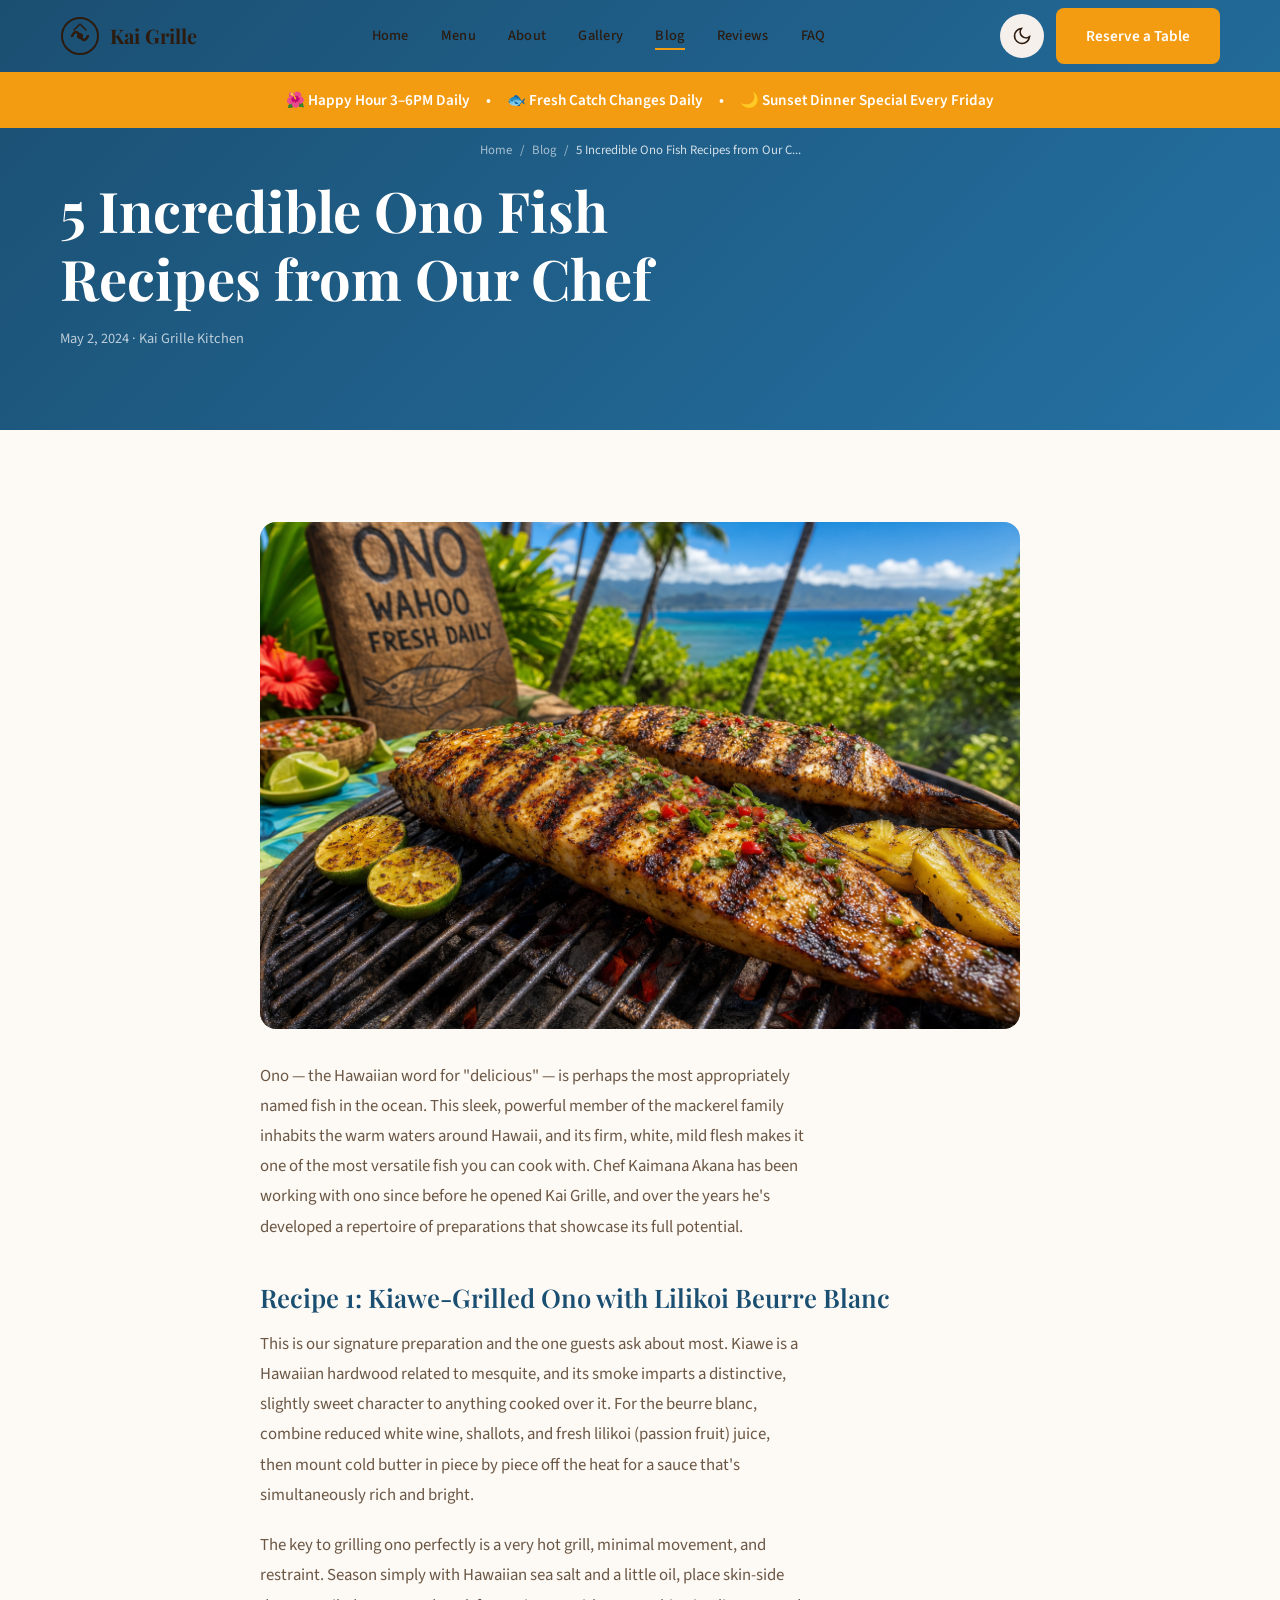
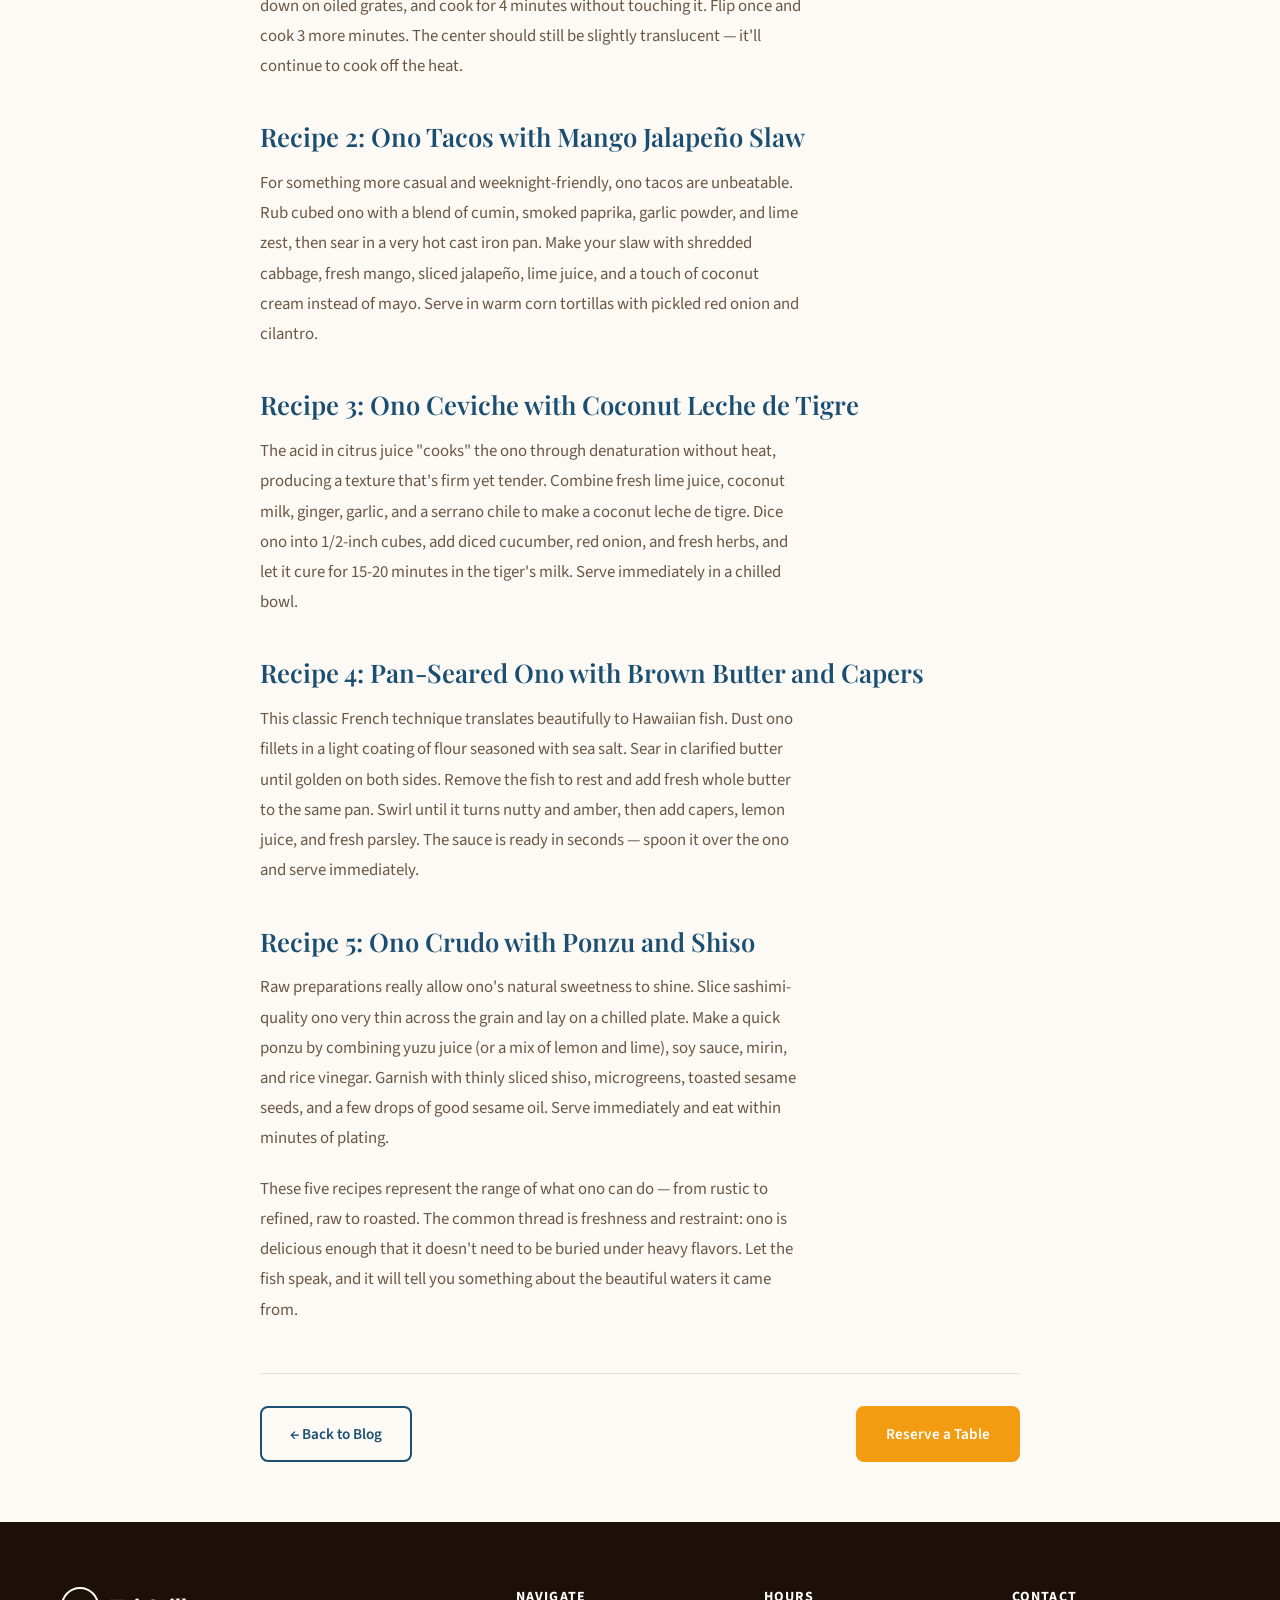
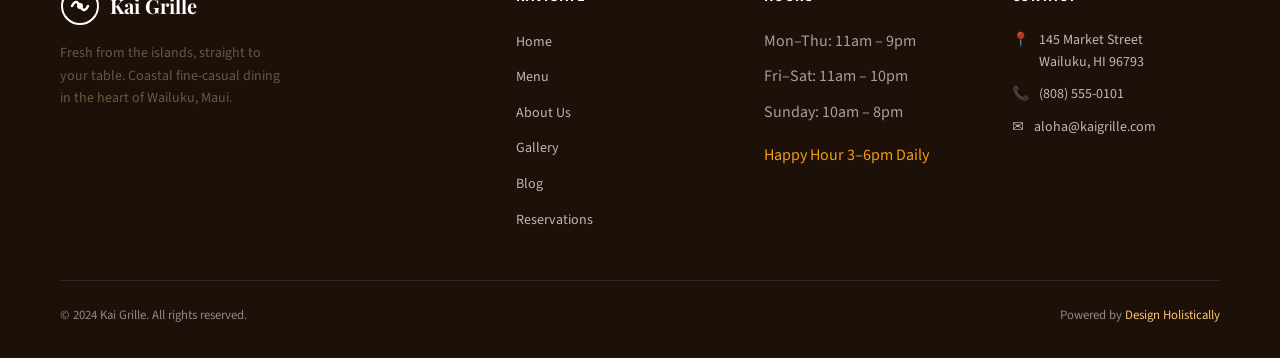
<file: blog-post-5.html>
<!DOCTYPE html>
<html lang="en" data-theme="light">
<head>
  <meta charset="UTF-8">
  <meta name="viewport" content="width=device-width, initial-scale=1.0">
  <title>5 Incredible Ono Fish Recipes from Our Chef | Kai Grille — Wailuku, Maui</title>
  <meta name="description" content="Kai Grille offers coastal fine-casual dining in Wailuku, Maui. Fresh Hawaiian seafood, farm-to-table ingredients, and warm island hospitality.">
  <meta property="og:title" content="5 Incredible Ono Fish Recipes from Our Chef | Kai Grille">
  <meta property="og:description" content="Fresh from the islands, straight to your table. Coastal fine-casual dining in Wailuku, Maui.">
  <meta property="og:image" content="images/hero.png">
  <meta property="og:type" content="restaurant">
  <link rel="icon" href="data:image/svg+xml,<svg xmlns='http://www.w3.org/2000/svg' viewBox='0 0 32 32'><text y='28' font-size='28'>🌊</text></svg>">
  <link rel="stylesheet" href="css/style.css">
  <script type="application/ld+json">
  {
    "@context": "https://schema.org",
    "@type": "Restaurant",
    "name": "Kai Grille",
    "description": "Coastal fine-casual dining in Wailuku, Maui. Fresh Hawaiian seafood and farm-to-table cuisine.",
    "url": "https://kaigrille.com",
    "telephone": "(808) 555-0101",
    "address": {
      "@type": "PostalAddress",
      "streetAddress": "145 Market Street",
      "addressLocality": "Wailuku",
      "addressRegion": "HI",
      "postalCode": "96793",
      "addressCountry": "US"
    },
    "geo": {
      "@type": "GeoCoordinates",
      "latitude": 20.8953,
      "longitude": -156.5076
    },
    "openingHours": ["Mo-Th 11:00-21:00","Fr-Sa 11:00-22:00","Su 10:00-20:00"],
    "servesCuisine": "Hawaiian, Seafood",
    "priceRange": "$$",
    "image": "images/hero.png"
  }
  </script>
  <link rel="icon" type="image/x-icon" href="images/favicon.ico">
  <link rel="icon" type="image/png" sizes="32x32" href="images/favicon-32x32.png">
  <link rel="icon" type="image/png" sizes="16x16" href="images/favicon-16x16.png">
  <link rel="apple-touch-icon" sizes="180x180" href="images/apple-touch-icon.png">
</head>
<body class="page-wrapper">
  <header class="header" id="header">
    <nav class="nav container">
      <a href="index.html" class="nav-logo">
        <svg viewBox="0 0 40 40" fill="none" xmlns="http://www.w3.org/2000/svg" aria-label="Kai Grille Logo">
          <circle cx="20" cy="20" r="18" stroke="currentColor" stroke-width="2"/>
          <path d="M12 20 Q16 12 20 20 Q24 28 28 20" stroke="currentColor" stroke-width="2.5" stroke-linecap="round" fill="none"/>
          <circle cx="20" cy="20" r="3" fill="currentColor"/>
          <path d="M14 14 L20 8 L26 14" stroke="currentColor" stroke-width="1.5" stroke-linecap="round" stroke-linejoin="round" fill="none"/>
        </svg>
        Kai Grille
      </a>
      <ul class="nav-links">
        <li><a href="index.html" >Home</a></li>
        <li><a href="services.html" >Menu</a></li>
        <li><a href="about.html" >About</a></li>
        <li><a href="gallery.html" >Gallery</a></li>
        <li><a href="blog.html" class='active'>Blog</a></li>
        <li><a href="reviews.html" >Reviews</a></li>
        <li><a href="faq.html" >FAQ</a></li>
      </ul>
      <div class="nav-actions">
        <button class="btn-theme" id="themeToggle" aria-label="Toggle dark mode"></button>
        <a href="booking.html" class="btn btn-nav">Reserve a Table</a>
        <button class="hamburger" id="hamburger" aria-label="Menu">
          <span></span><span></span><span></span>
        </button>
      </div>
    </nav>
    <!-- Specials Strip -->
  <div class="specials-strip">
    <div class="specials-inner">
      <span>🌺 Happy Hour 3–6PM Daily</span>
      <span>•</span>
      <span>🐟 Fresh Catch Changes Daily</span>
      <span>•</span>
      <span>🌙 Sunset Dinner Special Every Friday</span>
    </div>
  </div>
</header>
  <nav class="mobile-nav" id="mobileNav">
    <a href="index.html">Home</a>
    <a href="services.html">Menu</a>
    <a href="about.html">About</a>
    <a href="gallery.html">Gallery</a>
    <a href="blog.html">Blog</a>
    <a href="reviews.html">Reviews</a>
    <a href="faq.html">FAQ</a>
    <a href="booking.html" style="color:var(--accent)">Reserve a Table</a>
  </nav>
  <div class="blog-post-header">
    <div class="container">
      <nav class="breadcrumb"><a href="index.html">Home</a><span>/</span><a href="blog.html">Blog</a><span>/</span><span style="color:rgba(255,255,255,0.8)">5 Incredible Ono Fish Recipes from Our C...</span></nav>
      <h1 style="max-width:760px">5 Incredible Ono Fish Recipes from Our Chef</h1>
      <div class="blog-post-meta">May 2, 2024 · Kai Grille Kitchen</div>
    </div>
  </div>
  <div class="blog-post-content">
    <img src="images/blog-5.png" alt="5 Incredible Ono Fish Recipes from Our Chef">
    
    <p>Ono — the Hawaiian word for "delicious" — is perhaps the most appropriately named fish in the ocean. This sleek, powerful member of the mackerel family inhabits the warm waters around Hawaii, and its firm, white, mild flesh makes it one of the most versatile fish you can cook with. Chef Kaimana Akana has been working with ono since before he opened Kai Grille, and over the years he's developed a repertoire of preparations that showcase its full potential.</p>
    <h2>Recipe 1: Kiawe-Grilled Ono with Lilikoi Beurre Blanc</h2>
    <p>This is our signature preparation and the one guests ask about most. Kiawe is a Hawaiian hardwood related to mesquite, and its smoke imparts a distinctive, slightly sweet character to anything cooked over it. For the beurre blanc, combine reduced white wine, shallots, and fresh lilikoi (passion fruit) juice, then mount cold butter in piece by piece off the heat for a sauce that's simultaneously rich and bright.</p>
    <p>The key to grilling ono perfectly is a very hot grill, minimal movement, and restraint. Season simply with Hawaiian sea salt and a little oil, place skin-side down on oiled grates, and cook for 4 minutes without touching it. Flip once and cook 3 more minutes. The center should still be slightly translucent — it'll continue to cook off the heat.</p>
    <h2>Recipe 2: Ono Tacos with Mango Jalapeño Slaw</h2>
    <p>For something more casual and weeknight-friendly, ono tacos are unbeatable. Rub cubed ono with a blend of cumin, smoked paprika, garlic powder, and lime zest, then sear in a very hot cast iron pan. Make your slaw with shredded cabbage, fresh mango, sliced jalapeño, lime juice, and a touch of coconut cream instead of mayo. Serve in warm corn tortillas with pickled red onion and cilantro.</p>
    <h2>Recipe 3: Ono Ceviche with Coconut Leche de Tigre</h2>
    <p>The acid in citrus juice "cooks" the ono through denaturation without heat, producing a texture that's firm yet tender. Combine fresh lime juice, coconut milk, ginger, garlic, and a serrano chile to make a coconut leche de tigre. Dice ono into 1/2-inch cubes, add diced cucumber, red onion, and fresh herbs, and let it cure for 15-20 minutes in the tiger's milk. Serve immediately in a chilled bowl.</p>
    <h2>Recipe 4: Pan-Seared Ono with Brown Butter and Capers</h2>
    <p>This classic French technique translates beautifully to Hawaiian fish. Dust ono fillets in a light coating of flour seasoned with sea salt. Sear in clarified butter until golden on both sides. Remove the fish to rest and add fresh whole butter to the same pan. Swirl until it turns nutty and amber, then add capers, lemon juice, and fresh parsley. The sauce is ready in seconds — spoon it over the ono and serve immediately.</p>
    <h2>Recipe 5: Ono Crudo with Ponzu and Shiso</h2>
    <p>Raw preparations really allow ono's natural sweetness to shine. Slice sashimi-quality ono very thin across the grain and lay on a chilled plate. Make a quick ponzu by combining yuzu juice (or a mix of lemon and lime), soy sauce, mirin, and rice vinegar. Garnish with thinly sliced shiso, microgreens, toasted sesame seeds, and a few drops of good sesame oil. Serve immediately and eat within minutes of plating.</p>
    <p>These five recipes represent the range of what ono can do — from rustic to refined, raw to roasted. The common thread is freshness and restraint: ono is delicious enough that it doesn't need to be buried under heavy flavors. Let the fish speak, and it will tell you something about the beautiful waters it came from.</p>
    
    <div style="margin-top:48px;padding-top:32px;border-top:1px solid var(--border);display:flex;justify-content:space-between;flex-wrap:wrap;gap:16px">
      <a href="blog.html" class="btn btn-outline">← Back to Blog</a>
      <a href="booking.html" class="btn btn-primary">Reserve a Table</a>
    </div>
  </div>

  <footer class="footer">
    <div class="container">
      <div class="footer-grid">
        <div class="footer-brand">
          <a href="index.html" class="nav-logo" style="color:#fff">
            <svg viewBox="0 0 40 40" fill="none" xmlns="http://www.w3.org/2000/svg" width="36" height="36">
              <circle cx="20" cy="20" r="18" stroke="currentColor" stroke-width="2"/>
              <path d="M12 20 Q16 12 20 20 Q24 28 28 20" stroke="currentColor" stroke-width="2.5" stroke-linecap="round" fill="none"/>
              <circle cx="20" cy="20" r="3" fill="currentColor"/>
            </svg>
            Kai Grille
          </a>
          <p>Fresh from the islands, straight to your table. Coastal fine-casual dining in the heart of Wailuku, Maui.</p>
        </div>
        <div>
          <p class="footer-heading">Navigate</p>
          <ul class="footer-links">
            <li><a href="index.html">Home</a></li>
            <li><a href="services.html">Menu</a></li>
            <li><a href="about.html">About Us</a></li>
            <li><a href="gallery.html">Gallery</a></li>
            <li><a href="blog.html">Blog</a></li>
            <li><a href="booking.html">Reservations</a></li>
          </ul>
        </div>
        <div>
          <p class="footer-heading">Hours</p>
          <ul class="footer-links" style="color:rgba(255,255,255,0.6)">
            <li>Mon–Thu: 11am – 9pm</li>
            <li>Fri–Sat: 11am – 10pm</li>
            <li>Sunday: 10am – 8pm</li>
            <li style="margin-top:8px;color:var(--accent)">Happy Hour 3–6pm Daily</li>
          </ul>
        </div>
        <div>
          <p class="footer-heading">Contact</p>
          <div class="footer-contact-item"><span>📍</span><span>145 Market Street<br>Wailuku, HI 96793</span></div>
          <div class="footer-contact-item"><span>📞</span><a href="tel:8085550101">(808) 555-0101</a></div>
          <div class="footer-contact-item"><span>✉️</span><a href="mailto:aloha@kaigrille.com">aloha@kaigrille.com</a></div>
        </div>
      </div>
      <div class="footer-bottom">
        <p>© 2024 Kai Grille. All rights reserved.</p>
        <p class="powered-by">Powered by <a href="https://designholistically.com" target="_blank">Design Holistically</a></p>
      </div>
    </div>
  </footer>
  <button class="back-to-top" id="backToTop" aria-label="Back to top">↑</button>
  <script src="js/main.js"></script>
</body>
</html>
</file>
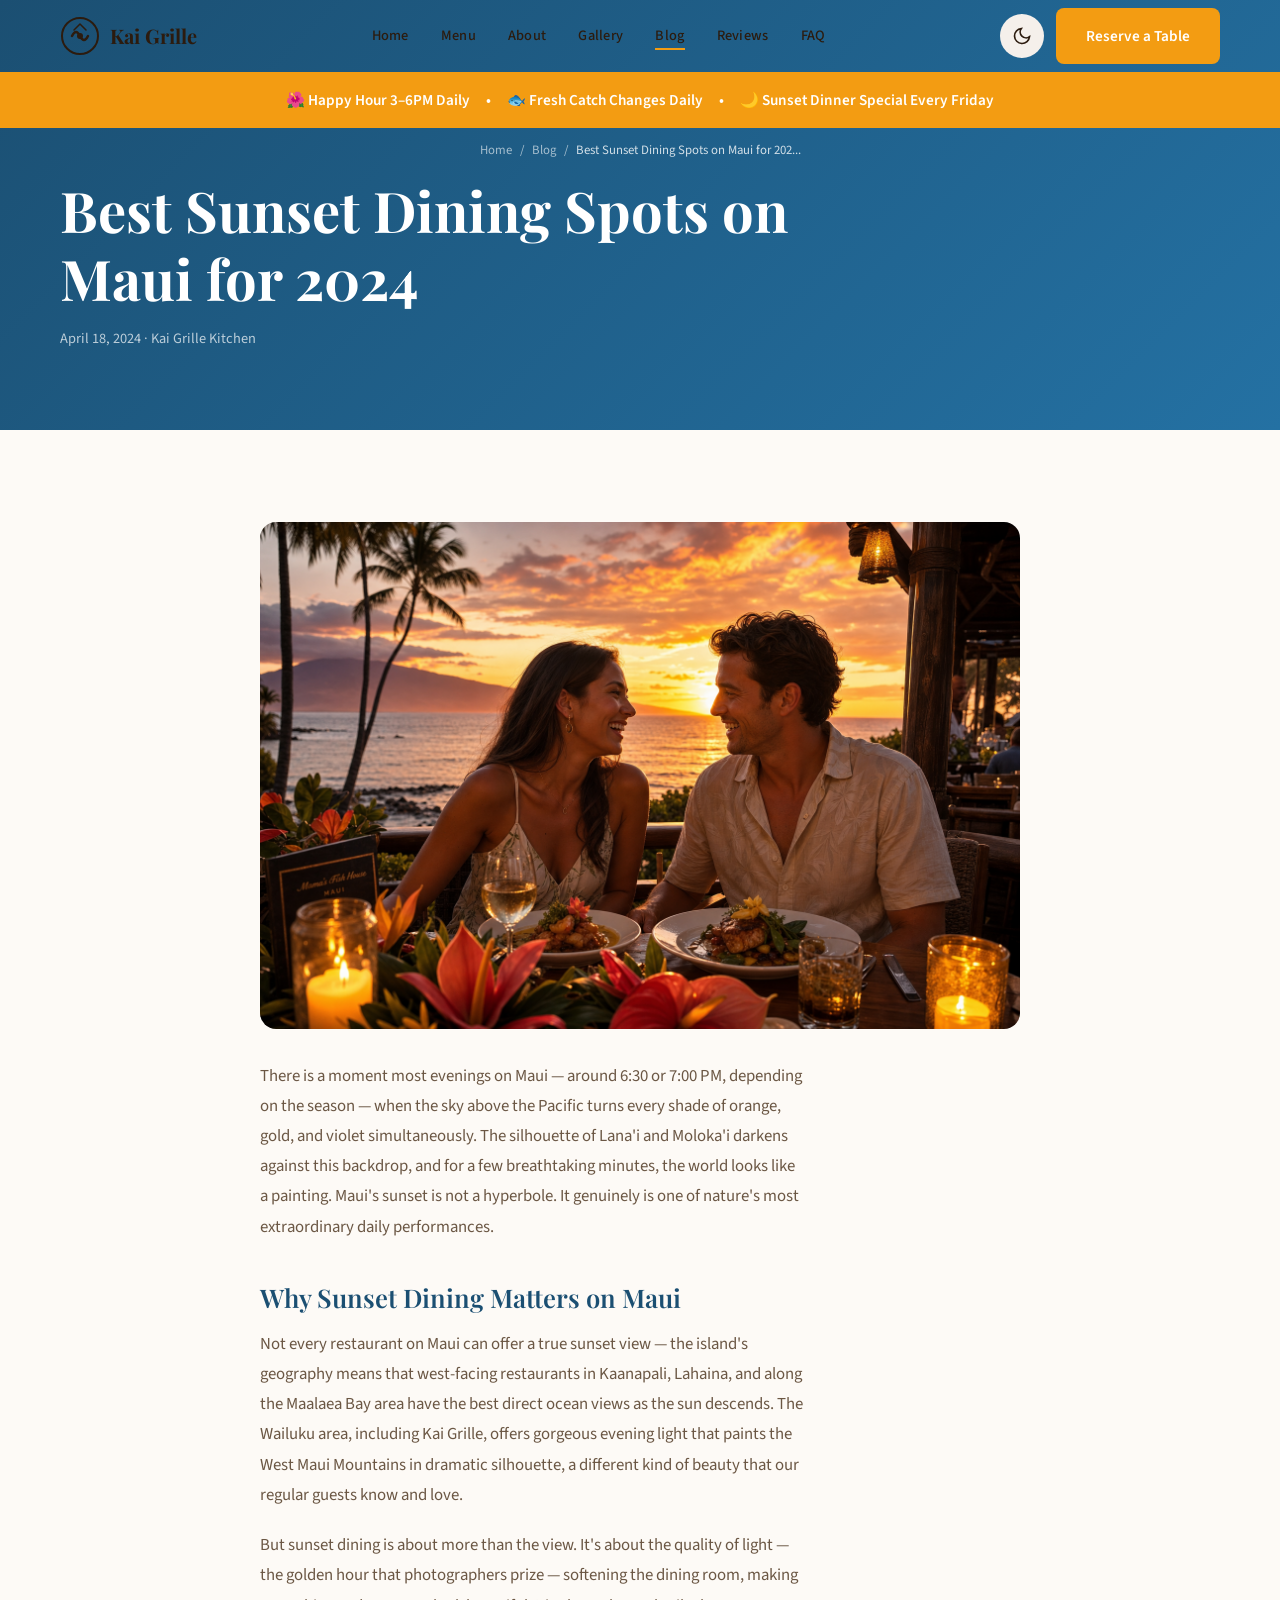
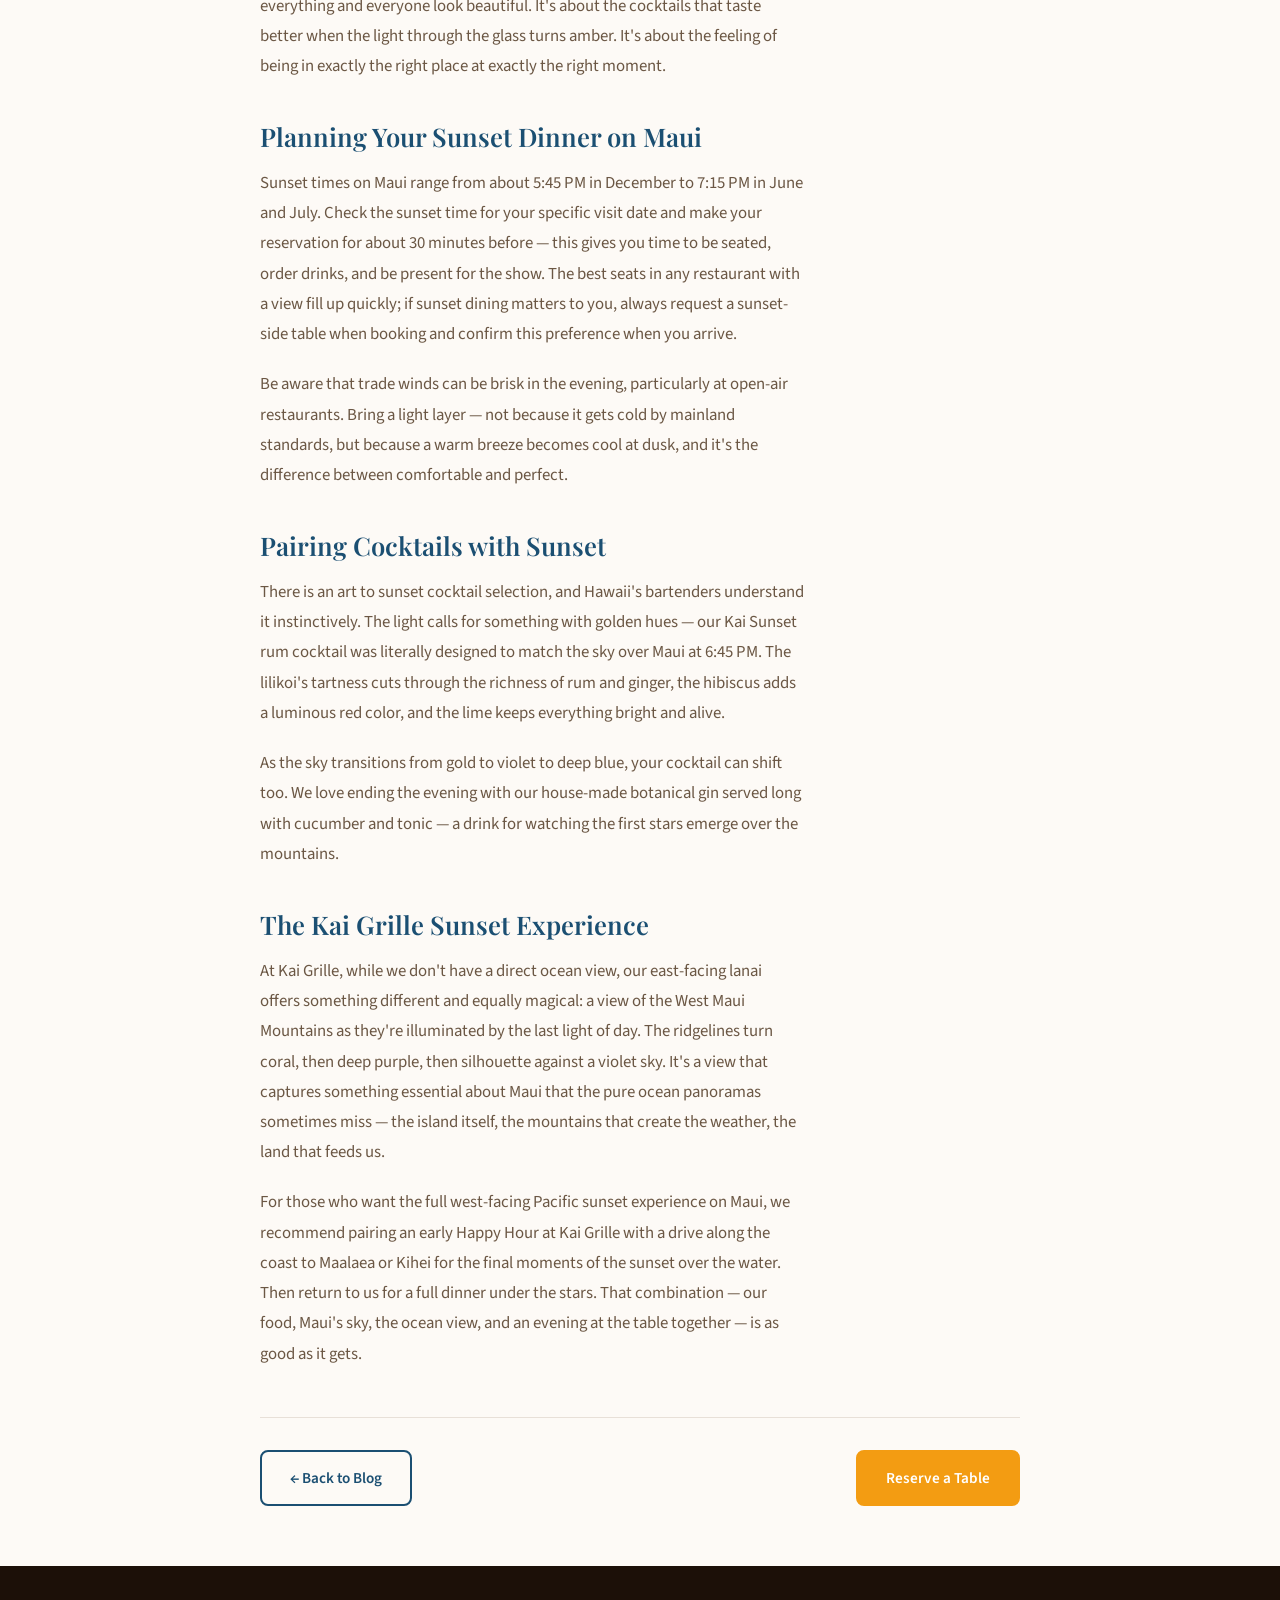
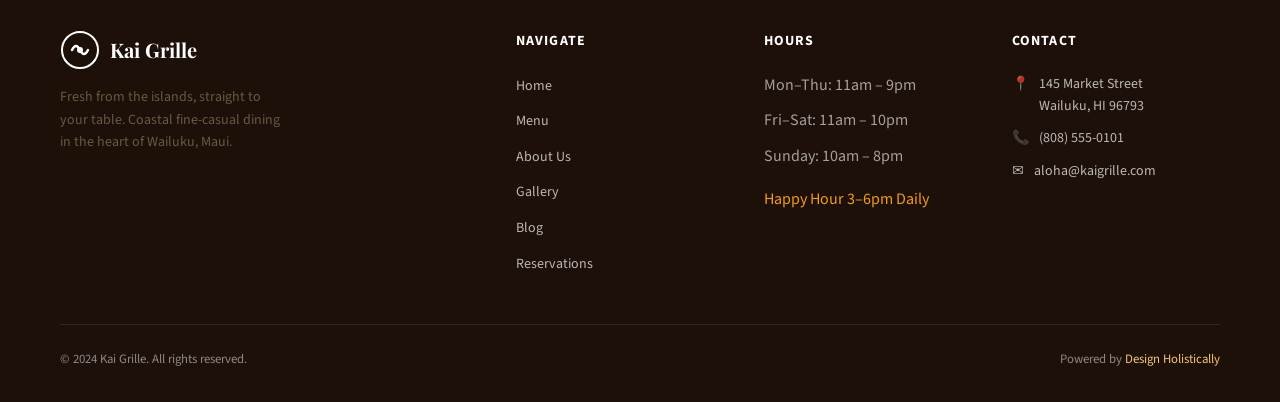
<file: blog-post-6.html>
<!DOCTYPE html>
<html lang="en" data-theme="light">
<head>
  <meta charset="UTF-8">
  <meta name="viewport" content="width=device-width, initial-scale=1.0">
  <title>Best Sunset Dining Spots on Maui for 2024 | Kai Grille — Wailuku, Maui</title>
  <meta name="description" content="Kai Grille offers coastal fine-casual dining in Wailuku, Maui. Fresh Hawaiian seafood, farm-to-table ingredients, and warm island hospitality.">
  <meta property="og:title" content="Best Sunset Dining Spots on Maui for 2024 | Kai Grille">
  <meta property="og:description" content="Fresh from the islands, straight to your table. Coastal fine-casual dining in Wailuku, Maui.">
  <meta property="og:image" content="images/hero.png">
  <meta property="og:type" content="restaurant">
  <link rel="icon" href="data:image/svg+xml,<svg xmlns='http://www.w3.org/2000/svg' viewBox='0 0 32 32'><text y='28' font-size='28'>🌊</text></svg>">
  <link rel="stylesheet" href="css/style.css">
  <script type="application/ld+json">
  {
    "@context": "https://schema.org",
    "@type": "Restaurant",
    "name": "Kai Grille",
    "description": "Coastal fine-casual dining in Wailuku, Maui. Fresh Hawaiian seafood and farm-to-table cuisine.",
    "url": "https://kaigrille.com",
    "telephone": "(808) 555-0101",
    "address": {
      "@type": "PostalAddress",
      "streetAddress": "145 Market Street",
      "addressLocality": "Wailuku",
      "addressRegion": "HI",
      "postalCode": "96793",
      "addressCountry": "US"
    },
    "geo": {
      "@type": "GeoCoordinates",
      "latitude": 20.8953,
      "longitude": -156.5076
    },
    "openingHours": ["Mo-Th 11:00-21:00","Fr-Sa 11:00-22:00","Su 10:00-20:00"],
    "servesCuisine": "Hawaiian, Seafood",
    "priceRange": "$$",
    "image": "images/hero.png"
  }
  </script>
  <link rel="icon" type="image/x-icon" href="images/favicon.ico">
  <link rel="icon" type="image/png" sizes="32x32" href="images/favicon-32x32.png">
  <link rel="icon" type="image/png" sizes="16x16" href="images/favicon-16x16.png">
  <link rel="apple-touch-icon" sizes="180x180" href="images/apple-touch-icon.png">
</head>
<body class="page-wrapper">
  <header class="header" id="header">
    <nav class="nav container">
      <a href="index.html" class="nav-logo">
        <svg viewBox="0 0 40 40" fill="none" xmlns="http://www.w3.org/2000/svg" aria-label="Kai Grille Logo">
          <circle cx="20" cy="20" r="18" stroke="currentColor" stroke-width="2"/>
          <path d="M12 20 Q16 12 20 20 Q24 28 28 20" stroke="currentColor" stroke-width="2.5" stroke-linecap="round" fill="none"/>
          <circle cx="20" cy="20" r="3" fill="currentColor"/>
          <path d="M14 14 L20 8 L26 14" stroke="currentColor" stroke-width="1.5" stroke-linecap="round" stroke-linejoin="round" fill="none"/>
        </svg>
        Kai Grille
      </a>
      <ul class="nav-links">
        <li><a href="index.html" >Home</a></li>
        <li><a href="services.html" >Menu</a></li>
        <li><a href="about.html" >About</a></li>
        <li><a href="gallery.html" >Gallery</a></li>
        <li><a href="blog.html" class='active'>Blog</a></li>
        <li><a href="reviews.html" >Reviews</a></li>
        <li><a href="faq.html" >FAQ</a></li>
      </ul>
      <div class="nav-actions">
        <button class="btn-theme" id="themeToggle" aria-label="Toggle dark mode"></button>
        <a href="booking.html" class="btn btn-nav">Reserve a Table</a>
        <button class="hamburger" id="hamburger" aria-label="Menu">
          <span></span><span></span><span></span>
        </button>
      </div>
    </nav>
    <!-- Specials Strip -->
  <div class="specials-strip">
    <div class="specials-inner">
      <span>🌺 Happy Hour 3–6PM Daily</span>
      <span>•</span>
      <span>🐟 Fresh Catch Changes Daily</span>
      <span>•</span>
      <span>🌙 Sunset Dinner Special Every Friday</span>
    </div>
  </div>
</header>
  <nav class="mobile-nav" id="mobileNav">
    <a href="index.html">Home</a>
    <a href="services.html">Menu</a>
    <a href="about.html">About</a>
    <a href="gallery.html">Gallery</a>
    <a href="blog.html">Blog</a>
    <a href="reviews.html">Reviews</a>
    <a href="faq.html">FAQ</a>
    <a href="booking.html" style="color:var(--accent)">Reserve a Table</a>
  </nav>
  <div class="blog-post-header">
    <div class="container">
      <nav class="breadcrumb"><a href="index.html">Home</a><span>/</span><a href="blog.html">Blog</a><span>/</span><span style="color:rgba(255,255,255,0.8)">Best Sunset Dining Spots on Maui for 202...</span></nav>
      <h1 style="max-width:760px">Best Sunset Dining Spots on Maui for 2024</h1>
      <div class="blog-post-meta">April 18, 2024 · Kai Grille Kitchen</div>
    </div>
  </div>
  <div class="blog-post-content">
    <img src="images/blog-6.png" alt="Best Sunset Dining Spots on Maui for 2024">
    
    <p>There is a moment most evenings on Maui — around 6:30 or 7:00 PM, depending on the season — when the sky above the Pacific turns every shade of orange, gold, and violet simultaneously. The silhouette of Lana'i and Moloka'i darkens against this backdrop, and for a few breathtaking minutes, the world looks like a painting. Maui's sunset is not a hyperbole. It genuinely is one of nature's most extraordinary daily performances.</p>
    <h2>Why Sunset Dining Matters on Maui</h2>
    <p>Not every restaurant on Maui can offer a true sunset view — the island's geography means that west-facing restaurants in Kaanapali, Lahaina, and along the Maalaea Bay area have the best direct ocean views as the sun descends. The Wailuku area, including Kai Grille, offers gorgeous evening light that paints the West Maui Mountains in dramatic silhouette, a different kind of beauty that our regular guests know and love.</p>
    <p>But sunset dining is about more than the view. It's about the quality of light — the golden hour that photographers prize — softening the dining room, making everything and everyone look beautiful. It's about the cocktails that taste better when the light through the glass turns amber. It's about the feeling of being in exactly the right place at exactly the right moment.</p>
    <h2>Planning Your Sunset Dinner on Maui</h2>
    <p>Sunset times on Maui range from about 5:45 PM in December to 7:15 PM in June and July. Check the sunset time for your specific visit date and make your reservation for about 30 minutes before — this gives you time to be seated, order drinks, and be present for the show. The best seats in any restaurant with a view fill up quickly; if sunset dining matters to you, always request a sunset-side table when booking and confirm this preference when you arrive.</p>
    <p>Be aware that trade winds can be brisk in the evening, particularly at open-air restaurants. Bring a light layer — not because it gets cold by mainland standards, but because a warm breeze becomes cool at dusk, and it's the difference between comfortable and perfect.</p>
    <h2>Pairing Cocktails with Sunset</h2>
    <p>There is an art to sunset cocktail selection, and Hawaii's bartenders understand it instinctively. The light calls for something with golden hues — our Kai Sunset rum cocktail was literally designed to match the sky over Maui at 6:45 PM. The lilikoi's tartness cuts through the richness of rum and ginger, the hibiscus adds a luminous red color, and the lime keeps everything bright and alive.</p>
    <p>As the sky transitions from gold to violet to deep blue, your cocktail can shift too. We love ending the evening with our house-made botanical gin served long with cucumber and tonic — a drink for watching the first stars emerge over the mountains.</p>
    <h2>The Kai Grille Sunset Experience</h2>
    <p>At Kai Grille, while we don't have a direct ocean view, our east-facing lanai offers something different and equally magical: a view of the West Maui Mountains as they're illuminated by the last light of day. The ridgelines turn coral, then deep purple, then silhouette against a violet sky. It's a view that captures something essential about Maui that the pure ocean panoramas sometimes miss — the island itself, the mountains that create the weather, the land that feeds us.</p>
    <p>For those who want the full west-facing Pacific sunset experience on Maui, we recommend pairing an early Happy Hour at Kai Grille with a drive along the coast to Maalaea or Kihei for the final moments of the sunset over the water. Then return to us for a full dinner under the stars. That combination — our food, Maui's sky, the ocean view, and an evening at the table together — is as good as it gets.</p>
    
    <div style="margin-top:48px;padding-top:32px;border-top:1px solid var(--border);display:flex;justify-content:space-between;flex-wrap:wrap;gap:16px">
      <a href="blog.html" class="btn btn-outline">← Back to Blog</a>
      <a href="booking.html" class="btn btn-primary">Reserve a Table</a>
    </div>
  </div>

  <footer class="footer">
    <div class="container">
      <div class="footer-grid">
        <div class="footer-brand">
          <a href="index.html" class="nav-logo" style="color:#fff">
            <svg viewBox="0 0 40 40" fill="none" xmlns="http://www.w3.org/2000/svg" width="36" height="36">
              <circle cx="20" cy="20" r="18" stroke="currentColor" stroke-width="2"/>
              <path d="M12 20 Q16 12 20 20 Q24 28 28 20" stroke="currentColor" stroke-width="2.5" stroke-linecap="round" fill="none"/>
              <circle cx="20" cy="20" r="3" fill="currentColor"/>
            </svg>
            Kai Grille
          </a>
          <p>Fresh from the islands, straight to your table. Coastal fine-casual dining in the heart of Wailuku, Maui.</p>
        </div>
        <div>
          <p class="footer-heading">Navigate</p>
          <ul class="footer-links">
            <li><a href="index.html">Home</a></li>
            <li><a href="services.html">Menu</a></li>
            <li><a href="about.html">About Us</a></li>
            <li><a href="gallery.html">Gallery</a></li>
            <li><a href="blog.html">Blog</a></li>
            <li><a href="booking.html">Reservations</a></li>
          </ul>
        </div>
        <div>
          <p class="footer-heading">Hours</p>
          <ul class="footer-links" style="color:rgba(255,255,255,0.6)">
            <li>Mon–Thu: 11am – 9pm</li>
            <li>Fri–Sat: 11am – 10pm</li>
            <li>Sunday: 10am – 8pm</li>
            <li style="margin-top:8px;color:var(--accent)">Happy Hour 3–6pm Daily</li>
          </ul>
        </div>
        <div>
          <p class="footer-heading">Contact</p>
          <div class="footer-contact-item"><span>📍</span><span>145 Market Street<br>Wailuku, HI 96793</span></div>
          <div class="footer-contact-item"><span>📞</span><a href="tel:8085550101">(808) 555-0101</a></div>
          <div class="footer-contact-item"><span>✉️</span><a href="mailto:aloha@kaigrille.com">aloha@kaigrille.com</a></div>
        </div>
      </div>
      <div class="footer-bottom">
        <p>© 2024 Kai Grille. All rights reserved.</p>
        <p class="powered-by">Powered by <a href="https://designholistically.com" target="_blank">Design Holistically</a></p>
      </div>
    </div>
  </footer>
  <button class="back-to-top" id="backToTop" aria-label="Back to top">↑</button>
  <script src="js/main.js"></script>
</body>
</html>
</file>
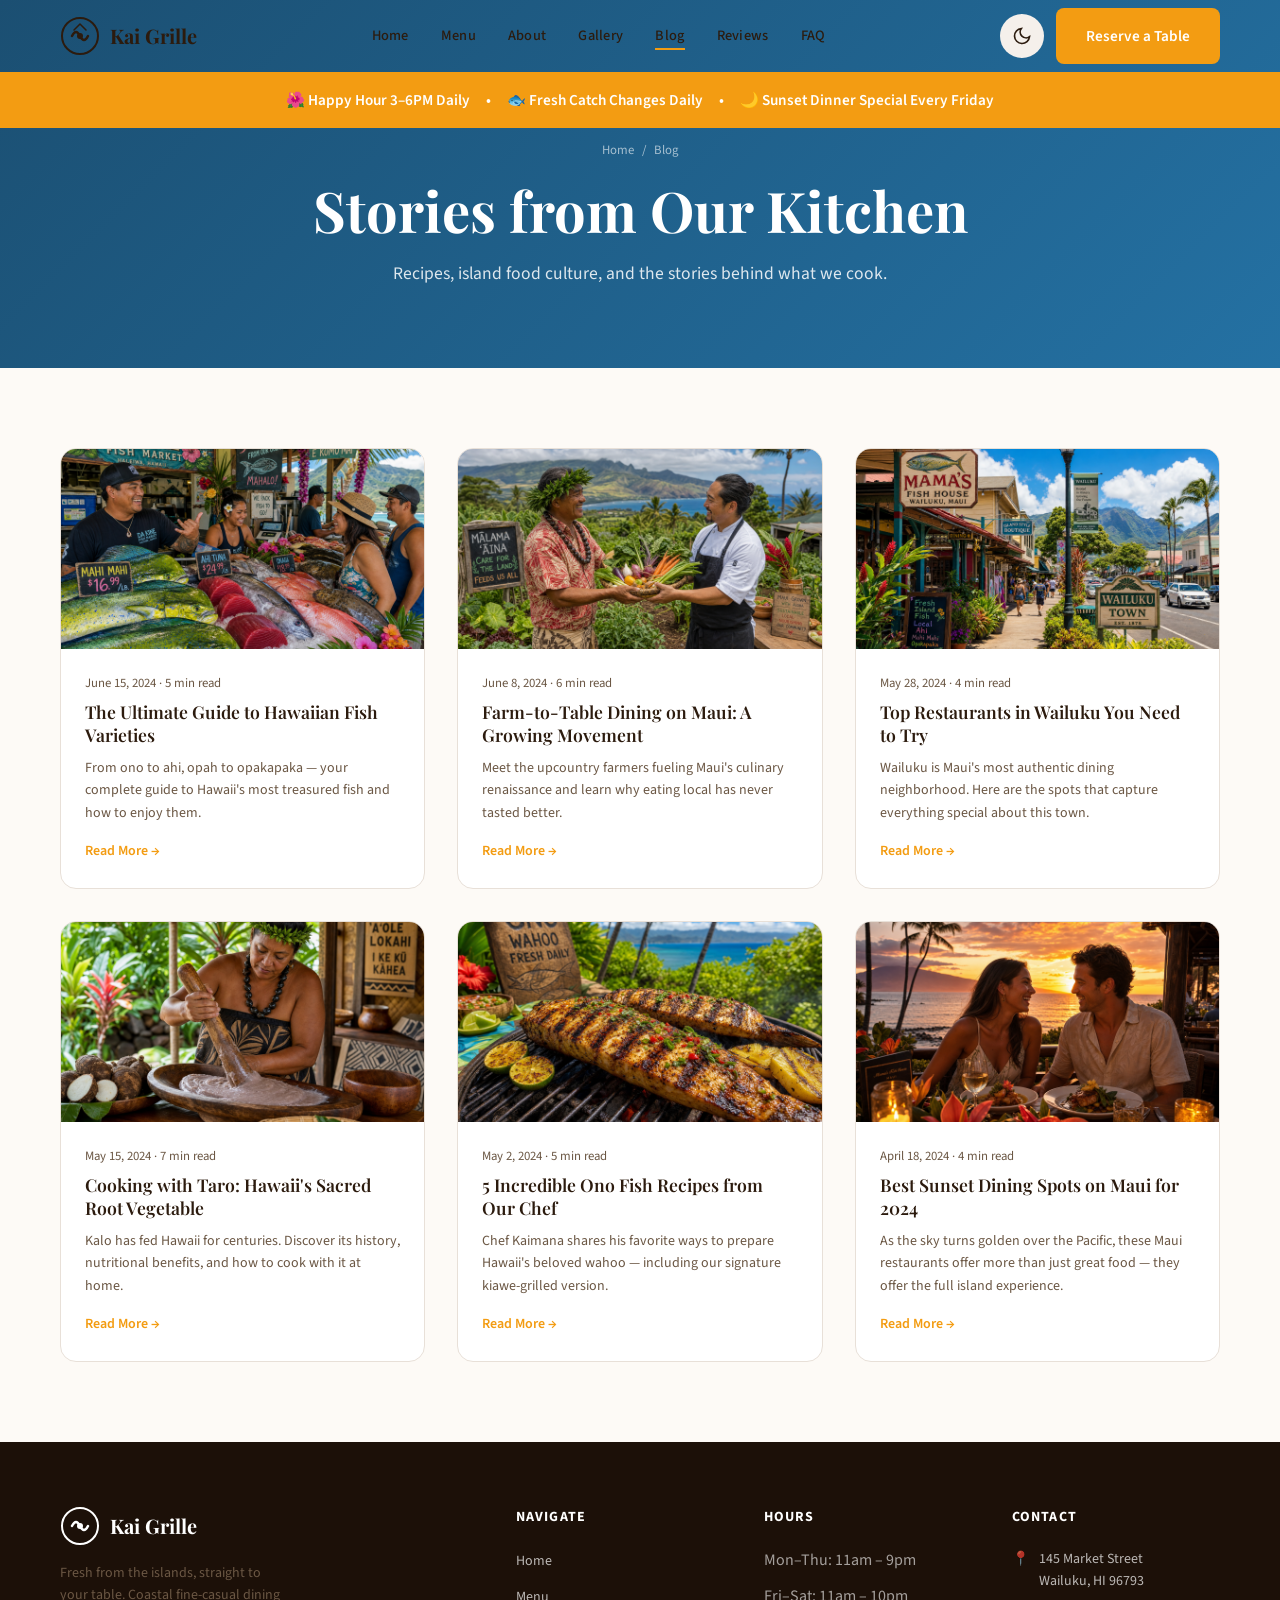
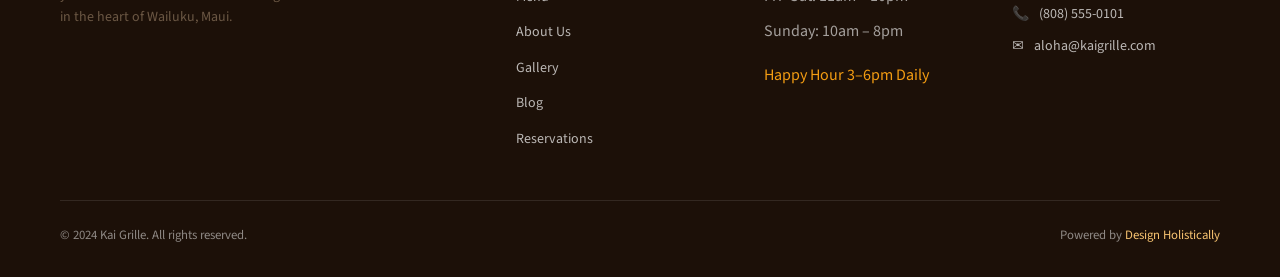
<file: blog.html>
<!DOCTYPE html>
<html lang="en" data-theme="light">
<head>
  <meta charset="UTF-8">
  <meta name="viewport" content="width=device-width, initial-scale=1.0">
  <title>Blog | Kai Grille — Wailuku, Maui</title>
  <meta name="description" content="Kai Grille offers coastal fine-casual dining in Wailuku, Maui. Fresh Hawaiian seafood, farm-to-table ingredients, and warm island hospitality.">
  <meta property="og:title" content="Blog | Kai Grille">
  <meta property="og:description" content="Fresh from the islands, straight to your table. Coastal fine-casual dining in Wailuku, Maui.">
  <meta property="og:image" content="images/hero.png">
  <meta property="og:type" content="restaurant">
  <link rel="icon" href="data:image/svg+xml,<svg xmlns='http://www.w3.org/2000/svg' viewBox='0 0 32 32'><text y='28' font-size='28'>🌊</text></svg>">
  <link rel="stylesheet" href="css/style.css">
  <script type="application/ld+json">
  {
    "@context": "https://schema.org",
    "@type": "Restaurant",
    "name": "Kai Grille",
    "description": "Coastal fine-casual dining in Wailuku, Maui. Fresh Hawaiian seafood and farm-to-table cuisine.",
    "url": "https://kaigrille.com",
    "telephone": "(808) 555-0101",
    "address": {
      "@type": "PostalAddress",
      "streetAddress": "145 Market Street",
      "addressLocality": "Wailuku",
      "addressRegion": "HI",
      "postalCode": "96793",
      "addressCountry": "US"
    },
    "geo": {
      "@type": "GeoCoordinates",
      "latitude": 20.8953,
      "longitude": -156.5076
    },
    "openingHours": ["Mo-Th 11:00-21:00","Fr-Sa 11:00-22:00","Su 10:00-20:00"],
    "servesCuisine": "Hawaiian, Seafood",
    "priceRange": "$$",
    "image": "images/hero.png"
  }
  </script>
  <link rel="icon" type="image/x-icon" href="images/favicon.ico">
  <link rel="icon" type="image/png" sizes="32x32" href="images/favicon-32x32.png">
  <link rel="icon" type="image/png" sizes="16x16" href="images/favicon-16x16.png">
  <link rel="apple-touch-icon" sizes="180x180" href="images/apple-touch-icon.png">
</head>
<body class="page-wrapper">
  <header class="header" id="header">
    <nav class="nav container">
      <a href="index.html" class="nav-logo">
        <svg viewBox="0 0 40 40" fill="none" xmlns="http://www.w3.org/2000/svg" aria-label="Kai Grille Logo">
          <circle cx="20" cy="20" r="18" stroke="currentColor" stroke-width="2"/>
          <path d="M12 20 Q16 12 20 20 Q24 28 28 20" stroke="currentColor" stroke-width="2.5" stroke-linecap="round" fill="none"/>
          <circle cx="20" cy="20" r="3" fill="currentColor"/>
          <path d="M14 14 L20 8 L26 14" stroke="currentColor" stroke-width="1.5" stroke-linecap="round" stroke-linejoin="round" fill="none"/>
        </svg>
        Kai Grille
      </a>
      <ul class="nav-links">
        <li><a href="index.html" >Home</a></li>
        <li><a href="services.html" >Menu</a></li>
        <li><a href="about.html" >About</a></li>
        <li><a href="gallery.html" >Gallery</a></li>
        <li><a href="blog.html" class='active'>Blog</a></li>
        <li><a href="reviews.html" >Reviews</a></li>
        <li><a href="faq.html" >FAQ</a></li>
      </ul>
      <div class="nav-actions">
        <button class="btn-theme" id="themeToggle" aria-label="Toggle dark mode"></button>
        <a href="booking.html" class="btn btn-nav">Reserve a Table</a>
        <button class="hamburger" id="hamburger" aria-label="Menu">
          <span></span><span></span><span></span>
        </button>
      </div>
    </nav>
    <!-- Specials Strip -->
  <div class="specials-strip">
    <div class="specials-inner">
      <span>🌺 Happy Hour 3–6PM Daily</span>
      <span>•</span>
      <span>🐟 Fresh Catch Changes Daily</span>
      <span>•</span>
      <span>🌙 Sunset Dinner Special Every Friday</span>
    </div>
  </div>
</header>
  <nav class="mobile-nav" id="mobileNav">
    <a href="index.html">Home</a>
    <a href="services.html">Menu</a>
    <a href="about.html">About</a>
    <a href="gallery.html">Gallery</a>
    <a href="blog.html">Blog</a>
    <a href="reviews.html">Reviews</a>
    <a href="faq.html">FAQ</a>
    <a href="booking.html" style="color:var(--accent)">Reserve a Table</a>
  </nav>
  <div class="page-hero">
    <div class="container">
      <nav class="breadcrumb"><a href="index.html">Home</a><span>/</span><span>Blog</span></nav>
      <h1>Stories from Our Kitchen</h1>
      <p>Recipes, island food culture, and the stories behind what we cook.</p>
    </div>
  </div>

  <section class="section">
    <div class="container">
      <div class="blog-grid">
        <a href="blog-post-1.html" class="blog-card fade-up fade-up-delay-1">
          <img class="blog-card-img" src="images/blog-1.png" alt="Hawaiian Fish">
          <div class="blog-card-body">
            <div class="blog-card-meta">June 15, 2024 · 5 min read</div>
            <h3 class="blog-card-title">The Ultimate Guide to Hawaiian Fish Varieties</h3>
            <p class="blog-card-excerpt">From ono to ahi, opah to opakapaka — your complete guide to Hawaii's most treasured fish and how to enjoy them.</p>
            <span class="blog-card-link">Read More →</span>
          </div>
        </a>
        <a href="blog-post-2.html" class="blog-card fade-up fade-up-delay-2">
          <img class="blog-card-img" src="images/blog-2.png" alt="Farm to Table">
          <div class="blog-card-body">
            <div class="blog-card-meta">June 8, 2024 · 6 min read</div>
            <h3 class="blog-card-title">Farm-to-Table Dining on Maui: A Growing Movement</h3>
            <p class="blog-card-excerpt">Meet the upcountry farmers fueling Maui's culinary renaissance and learn why eating local has never tasted better.</p>
            <span class="blog-card-link">Read More →</span>
          </div>
        </a>
        <a href="blog-post-3.html" class="blog-card fade-up fade-up-delay-3">
          <img class="blog-card-img" src="images/blog-3.png" alt="Wailuku Restaurants">
          <div class="blog-card-body">
            <div class="blog-card-meta">May 28, 2024 · 4 min read</div>
            <h3 class="blog-card-title">Top Restaurants in Wailuku You Need to Try</h3>
            <p class="blog-card-excerpt">Wailuku is Maui's most authentic dining neighborhood. Here are the spots that capture everything special about this town.</p>
            <span class="blog-card-link">Read More →</span>
          </div>
        </a>
        <a href="blog-post-4.html" class="blog-card fade-up fade-up-delay-1">
          <img class="blog-card-img" src="images/blog-4.png" alt="Taro Cooking">
          <div class="blog-card-body">
            <div class="blog-card-meta">May 15, 2024 · 7 min read</div>
            <h3 class="blog-card-title">Cooking with Taro: Hawaii's Sacred Root Vegetable</h3>
            <p class="blog-card-excerpt">Kalo has fed Hawaii for centuries. Discover its history, nutritional benefits, and how to cook with it at home.</p>
            <span class="blog-card-link">Read More →</span>
          </div>
        </a>
        <a href="blog-post-5.html" class="blog-card fade-up fade-up-delay-2">
          <img class="blog-card-img" src="images/blog-5.png" alt="Ono Recipes">
          <div class="blog-card-body">
            <div class="blog-card-meta">May 2, 2024 · 5 min read</div>
            <h3 class="blog-card-title">5 Incredible Ono Fish Recipes from Our Chef</h3>
            <p class="blog-card-excerpt">Chef Kaimana shares his favorite ways to prepare Hawaii's beloved wahoo — including our signature kiawe-grilled version.</p>
            <span class="blog-card-link">Read More →</span>
          </div>
        </a>
        <a href="blog-post-6.html" class="blog-card fade-up fade-up-delay-3">
          <img class="blog-card-img" src="images/blog-6.png" alt="Sunset Dining">
          <div class="blog-card-body">
            <div class="blog-card-meta">April 18, 2024 · 4 min read</div>
            <h3 class="blog-card-title">Best Sunset Dining Spots on Maui for 2024</h3>
            <p class="blog-card-excerpt">As the sky turns golden over the Pacific, these Maui restaurants offer more than just great food — they offer the full island experience.</p>
            <span class="blog-card-link">Read More →</span>
          </div>
        </a>
      </div>
    </div>
  </section>

  <footer class="footer">
    <div class="container">
      <div class="footer-grid">
        <div class="footer-brand">
          <a href="index.html" class="nav-logo" style="color:#fff">
            <svg viewBox="0 0 40 40" fill="none" xmlns="http://www.w3.org/2000/svg" width="36" height="36">
              <circle cx="20" cy="20" r="18" stroke="currentColor" stroke-width="2"/>
              <path d="M12 20 Q16 12 20 20 Q24 28 28 20" stroke="currentColor" stroke-width="2.5" stroke-linecap="round" fill="none"/>
              <circle cx="20" cy="20" r="3" fill="currentColor"/>
            </svg>
            Kai Grille
          </a>
          <p>Fresh from the islands, straight to your table. Coastal fine-casual dining in the heart of Wailuku, Maui.</p>
        </div>
        <div>
          <p class="footer-heading">Navigate</p>
          <ul class="footer-links">
            <li><a href="index.html">Home</a></li>
            <li><a href="services.html">Menu</a></li>
            <li><a href="about.html">About Us</a></li>
            <li><a href="gallery.html">Gallery</a></li>
            <li><a href="blog.html">Blog</a></li>
            <li><a href="booking.html">Reservations</a></li>
          </ul>
        </div>
        <div>
          <p class="footer-heading">Hours</p>
          <ul class="footer-links" style="color:rgba(255,255,255,0.6)">
            <li>Mon–Thu: 11am – 9pm</li>
            <li>Fri–Sat: 11am – 10pm</li>
            <li>Sunday: 10am – 8pm</li>
            <li style="margin-top:8px;color:var(--accent)">Happy Hour 3–6pm Daily</li>
          </ul>
        </div>
        <div>
          <p class="footer-heading">Contact</p>
          <div class="footer-contact-item"><span>📍</span><span>145 Market Street<br>Wailuku, HI 96793</span></div>
          <div class="footer-contact-item"><span>📞</span><a href="tel:8085550101">(808) 555-0101</a></div>
          <div class="footer-contact-item"><span>✉️</span><a href="mailto:aloha@kaigrille.com">aloha@kaigrille.com</a></div>
        </div>
      </div>
      <div class="footer-bottom">
        <p>© 2024 Kai Grille. All rights reserved.</p>
        <p class="powered-by">Powered by <a href="https://designholistically.com" target="_blank">Design Holistically</a></p>
      </div>
    </div>
  </footer>
  <button class="back-to-top" id="backToTop" aria-label="Back to top">↑</button>
  <script src="js/main.js"></script>
</body>
</html>
</file>
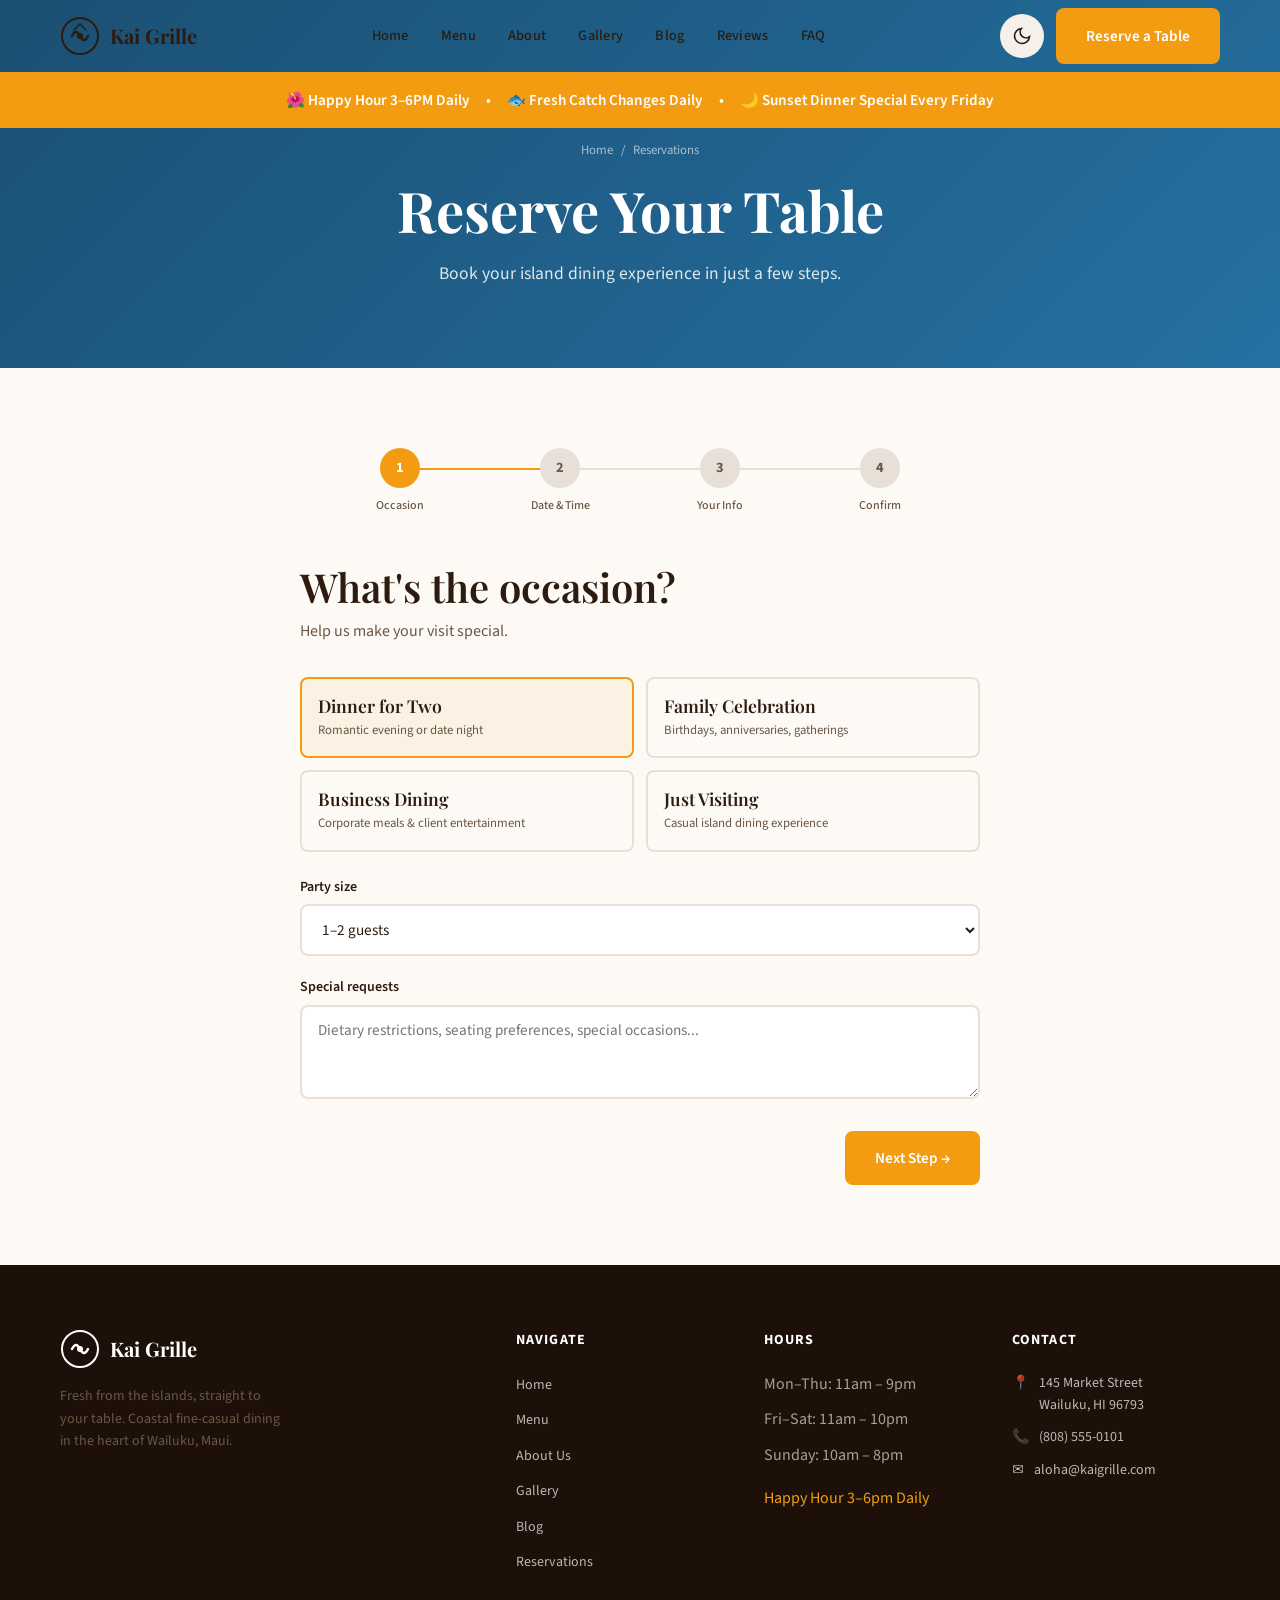
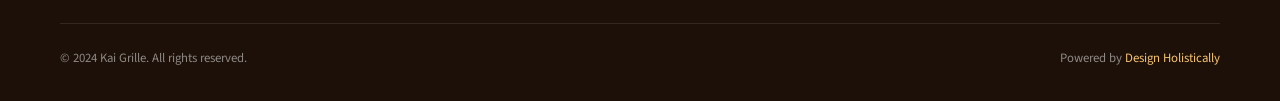
<file: booking.html>
<!DOCTYPE html>
<html lang="en" data-theme="light">
<head>
  <meta charset="UTF-8">
  <meta name="viewport" content="width=device-width, initial-scale=1.0">
  <title>Reservations | Kai Grille — Wailuku, Maui</title>
  <meta name="description" content="Kai Grille offers coastal fine-casual dining in Wailuku, Maui. Fresh Hawaiian seafood, farm-to-table ingredients, and warm island hospitality.">
  <meta property="og:title" content="Reservations | Kai Grille">
  <meta property="og:description" content="Fresh from the islands, straight to your table. Coastal fine-casual dining in Wailuku, Maui.">
  <meta property="og:image" content="images/hero.png">
  <meta property="og:type" content="restaurant">
  <link rel="icon" href="data:image/svg+xml,<svg xmlns='http://www.w3.org/2000/svg' viewBox='0 0 32 32'><text y='28' font-size='28'>🌊</text></svg>">
  <link rel="stylesheet" href="css/style.css">
  <script type="application/ld+json">
  {
    "@context": "https://schema.org",
    "@type": "Restaurant",
    "name": "Kai Grille",
    "description": "Coastal fine-casual dining in Wailuku, Maui. Fresh Hawaiian seafood and farm-to-table cuisine.",
    "url": "https://kaigrille.com",
    "telephone": "(808) 555-0101",
    "address": {
      "@type": "PostalAddress",
      "streetAddress": "145 Market Street",
      "addressLocality": "Wailuku",
      "addressRegion": "HI",
      "postalCode": "96793",
      "addressCountry": "US"
    },
    "geo": {
      "@type": "GeoCoordinates",
      "latitude": 20.8953,
      "longitude": -156.5076
    },
    "openingHours": ["Mo-Th 11:00-21:00","Fr-Sa 11:00-22:00","Su 10:00-20:00"],
    "servesCuisine": "Hawaiian, Seafood",
    "priceRange": "$$",
    "image": "images/hero.png"
  }
  </script>
  <link rel="icon" type="image/x-icon" href="images/favicon.ico">
  <link rel="icon" type="image/png" sizes="32x32" href="images/favicon-32x32.png">
  <link rel="icon" type="image/png" sizes="16x16" href="images/favicon-16x16.png">
  <link rel="apple-touch-icon" sizes="180x180" href="images/apple-touch-icon.png">
</head>
<body class="page-wrapper">
  <header class="header" id="header">
    <nav class="nav container">
      <a href="index.html" class="nav-logo">
        <svg viewBox="0 0 40 40" fill="none" xmlns="http://www.w3.org/2000/svg" aria-label="Kai Grille Logo">
          <circle cx="20" cy="20" r="18" stroke="currentColor" stroke-width="2"/>
          <path d="M12 20 Q16 12 20 20 Q24 28 28 20" stroke="currentColor" stroke-width="2.5" stroke-linecap="round" fill="none"/>
          <circle cx="20" cy="20" r="3" fill="currentColor"/>
          <path d="M14 14 L20 8 L26 14" stroke="currentColor" stroke-width="1.5" stroke-linecap="round" stroke-linejoin="round" fill="none"/>
        </svg>
        Kai Grille
      </a>
      <ul class="nav-links">
        <li><a href="index.html" >Home</a></li>
        <li><a href="services.html" >Menu</a></li>
        <li><a href="about.html" >About</a></li>
        <li><a href="gallery.html" >Gallery</a></li>
        <li><a href="blog.html" >Blog</a></li>
        <li><a href="reviews.html" >Reviews</a></li>
        <li><a href="faq.html" >FAQ</a></li>
      </ul>
      <div class="nav-actions">
        <button class="btn-theme" id="themeToggle" aria-label="Toggle dark mode"></button>
        <a href="booking.html" class="btn btn-nav">Reserve a Table</a>
        <button class="hamburger" id="hamburger" aria-label="Menu">
          <span></span><span></span><span></span>
        </button>
      </div>
    </nav>
    <!-- Specials Strip -->
  <div class="specials-strip">
    <div class="specials-inner">
      <span>🌺 Happy Hour 3–6PM Daily</span>
      <span>•</span>
      <span>🐟 Fresh Catch Changes Daily</span>
      <span>•</span>
      <span>🌙 Sunset Dinner Special Every Friday</span>
    </div>
  </div>
</header>
  <nav class="mobile-nav" id="mobileNav">
    <a href="index.html">Home</a>
    <a href="services.html">Menu</a>
    <a href="about.html">About</a>
    <a href="gallery.html">Gallery</a>
    <a href="blog.html">Blog</a>
    <a href="reviews.html">Reviews</a>
    <a href="faq.html">FAQ</a>
    <a href="booking.html" style="color:var(--accent)">Reserve a Table</a>
  </nav>
  <div class="page-hero">
    <div class="container">
      <nav class="breadcrumb"><a href="index.html">Home</a><span>/</span><span>Reservations</span></nav>
      <h1>Reserve Your Table</h1>
      <p>Book your island dining experience in just a few steps.</p>
    </div>
  </div>

  <section class="section">
    <div class="container" style="max-width:720px">
      <div class="booking-steps">
        <div class="step-indicator active" data-step="1">
          <div class="step-num">1</div>
          <div class="step-label">Occasion</div>
        </div>
        <div class="step-indicator" data-step="2">
          <div class="step-num">2</div>
          <div class="step-label">Date & Time</div>
        </div>
        <div class="step-indicator" data-step="3">
          <div class="step-num">3</div>
          <div class="step-label">Your Info</div>
        </div>
        <div class="step-indicator" data-step="4">
          <div class="step-num">4</div>
          <div class="step-label">Confirm</div>
        </div>
      </div>

      <!-- Step 1: Occasion -->
      <div class="step-panel active" id="step1">
        <h2 style="margin-bottom:8px">What's the occasion?</h2>
        <p style="margin-bottom:32px">Help us make your visit special.</p>
        <div class="service-options">
          <div class="service-option selected">
            <h4>Dinner for Two</h4>
            <p>Romantic evening or date night</p>
          </div>
          <div class="service-option">
            <h4>Family Celebration</h4>
            <p>Birthdays, anniversaries, gatherings</p>
          </div>
          <div class="service-option">
            <h4>Business Dining</h4>
            <p>Corporate meals & client entertainment</p>
          </div>
          <div class="service-option">
            <h4>Just Visiting</h4>
            <p>Casual island dining experience</p>
          </div>
        </div>
        <div class="form-group" style="margin-top:24px">
          <label>Party size</label>
          <select>
            <option>1–2 guests</option>
            <option>3–4 guests</option>
            <option>5–6 guests</option>
            <option>7+ guests (large party)</option>
          </select>
        </div>
        <div class="form-group">
          <label>Special requests</label>
          <textarea rows="3" placeholder="Dietary restrictions, seating preferences, special occasions..."></textarea>
        </div>
        <div style="display:flex;justify-content:flex-end;margin-top:24px">
          <button class="btn btn-primary" data-next-step>Next Step →</button>
        </div>
      </div>

      <!-- Step 2: Date & Time -->
      <div class="step-panel" id="step2">
        <h2 style="margin-bottom:8px">Choose your date and time</h2>
        <p style="margin-bottom:32px">We're open Mon–Thu 11am–9pm, Fri–Sat 11am–10pm, Sun 10am–8pm.</p>
        <div class="form-group">
          <label>Preferred date</label>
          <input type="date" min="2024-06-01">
        </div>
        <div class="form-group">
          <label>Available times</label>
          <div class="time-slots">
            <div class="time-slot">11:30 AM</div>
            <div class="time-slot">12:00 PM</div>
            <div class="time-slot">12:30 PM</div>
            <div class="time-slot unavailable">1:00 PM</div>
            <div class="time-slot">5:00 PM</div>
            <div class="time-slot">5:30 PM</div>
            <div class="time-slot selected">6:00 PM</div>
            <div class="time-slot">6:30 PM</div>
            <div class="time-slot unavailable">7:00 PM</div>
            <div class="time-slot">7:30 PM</div>
            <div class="time-slot">8:00 PM</div>
            <div class="time-slot">8:30 PM</div>
          </div>
        </div>
        <div style="display:flex;justify-content:space-between;margin-top:24px">
          <button class="btn btn-outline" data-prev-step>← Back</button>
          <button class="btn btn-primary" data-next-step>Next Step →</button>
        </div>
      </div>

      <!-- Step 3: Contact Info -->
      <div class="step-panel" id="step3">
        <h2 style="margin-bottom:8px">Your contact information</h2>
        <p style="margin-bottom:32px">We'll send a confirmation to your email or phone.</p>
        <div class="grid-2">
          <div class="form-group"><label>First name</label><input type="text" placeholder="Kai"></div>
          <div class="form-group"><label>Last name</label><input type="text" placeholder="Akana"></div>
        </div>
        <div class="form-group"><label>Email address</label><input type="email" placeholder="kai@example.com"></div>
        <div class="form-group"><label>Phone number</label><input type="tel" placeholder="(808) 555-0000"></div>
        <div class="form-group">
          <label style="display:flex;gap:10px;align-items:center;cursor:pointer">
            <input type="checkbox" checked style="width:auto;min-height:auto"> Send me reservation reminders and special offers
          </label>
        </div>
        <div style="display:flex;justify-content:space-between;margin-top:24px">
          <button class="btn btn-outline" data-prev-step>← Back</button>
          <button class="btn btn-primary" data-next-step>Review Booking →</button>
        </div>
      </div>

      <!-- Step 4: Confirmation -->
      <div class="step-panel" id="step4">
        <div class="booking-summary">
          <h3>Booking Summary</h3>
          <div class="summary-row"><span>Occasion</span><span>Dinner for Two</span></div>
          <div class="summary-row"><span>Date</span><span>Saturday, June 29, 2024</span></div>
          <div class="summary-row"><span>Time</span><span>6:00 PM</span></div>
          <div class="summary-row"><span>Party size</span><span>2 guests</span></div>
          <div class="summary-row"><span>Location</span><span>145 Market Street, Wailuku</span></div>
          <div class="summary-row"><span>Reservation fee</span><span style="color:var(--accent)">No charge</span></div>
        </div>
        <div style="display:flex;justify-content:space-between;margin-top:24px">
          <button class="btn btn-outline" data-prev-step>← Edit</button>
          <button class="btn btn-primary" id="confirmBooking">Confirm Reservation ✓</button>
        </div>
        <div class="confirmation-box" id="confirmationMsg" style="display:none">
          <div class="confirmation-icon">🎉</div>
          <h2>Reservation Confirmed!</h2>
          <p style="margin:16px auto">We're looking forward to seeing you! A confirmation has been sent to your email. See you at Kai Grille.</p>
          <a href="index.html" class="btn btn-primary" style="margin-top:24px">Back to Home</a>
        </div>
      </div>
    </div>
  </section>

  <footer class="footer">
    <div class="container">
      <div class="footer-grid">
        <div class="footer-brand">
          <a href="index.html" class="nav-logo" style="color:#fff">
            <svg viewBox="0 0 40 40" fill="none" xmlns="http://www.w3.org/2000/svg" width="36" height="36">
              <circle cx="20" cy="20" r="18" stroke="currentColor" stroke-width="2"/>
              <path d="M12 20 Q16 12 20 20 Q24 28 28 20" stroke="currentColor" stroke-width="2.5" stroke-linecap="round" fill="none"/>
              <circle cx="20" cy="20" r="3" fill="currentColor"/>
            </svg>
            Kai Grille
          </a>
          <p>Fresh from the islands, straight to your table. Coastal fine-casual dining in the heart of Wailuku, Maui.</p>
        </div>
        <div>
          <p class="footer-heading">Navigate</p>
          <ul class="footer-links">
            <li><a href="index.html">Home</a></li>
            <li><a href="services.html">Menu</a></li>
            <li><a href="about.html">About Us</a></li>
            <li><a href="gallery.html">Gallery</a></li>
            <li><a href="blog.html">Blog</a></li>
            <li><a href="booking.html">Reservations</a></li>
          </ul>
        </div>
        <div>
          <p class="footer-heading">Hours</p>
          <ul class="footer-links" style="color:rgba(255,255,255,0.6)">
            <li>Mon–Thu: 11am – 9pm</li>
            <li>Fri–Sat: 11am – 10pm</li>
            <li>Sunday: 10am – 8pm</li>
            <li style="margin-top:8px;color:var(--accent)">Happy Hour 3–6pm Daily</li>
          </ul>
        </div>
        <div>
          <p class="footer-heading">Contact</p>
          <div class="footer-contact-item"><span>📍</span><span>145 Market Street<br>Wailuku, HI 96793</span></div>
          <div class="footer-contact-item"><span>📞</span><a href="tel:8085550101">(808) 555-0101</a></div>
          <div class="footer-contact-item"><span>✉️</span><a href="mailto:aloha@kaigrille.com">aloha@kaigrille.com</a></div>
        </div>
      </div>
      <div class="footer-bottom">
        <p>© 2024 Kai Grille. All rights reserved.</p>
        <p class="powered-by">Powered by <a href="https://designholistically.com" target="_blank">Design Holistically</a></p>
      </div>
    </div>
  </footer>
  <button class="back-to-top" id="backToTop" aria-label="Back to top">↑</button>
  <script src="js/main.js"></script>
  <script>
    document.getElementById('confirmBooking')?.addEventListener('click', function() {
      this.style.display = 'none';
      document.getElementById('confirmationMsg').style.display = 'block';
    });
  </script>
</body>
</html>
</file>
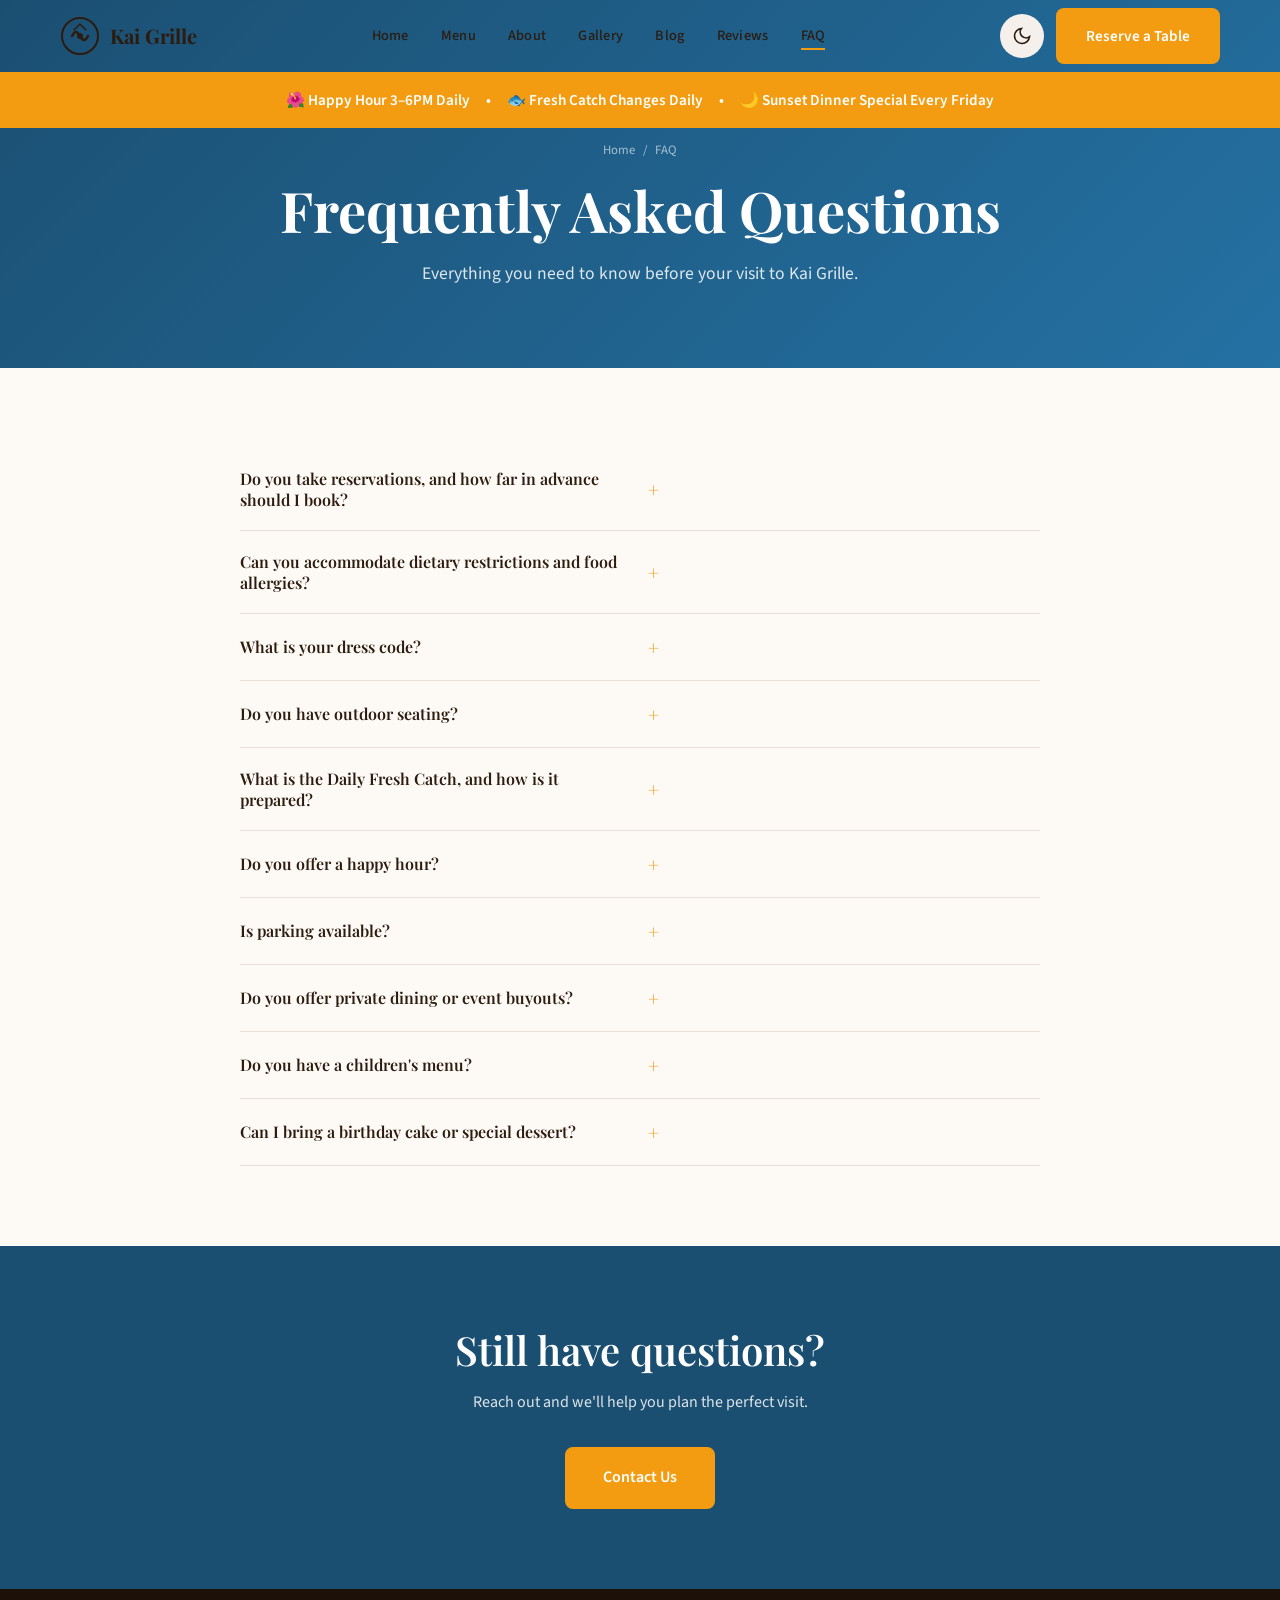
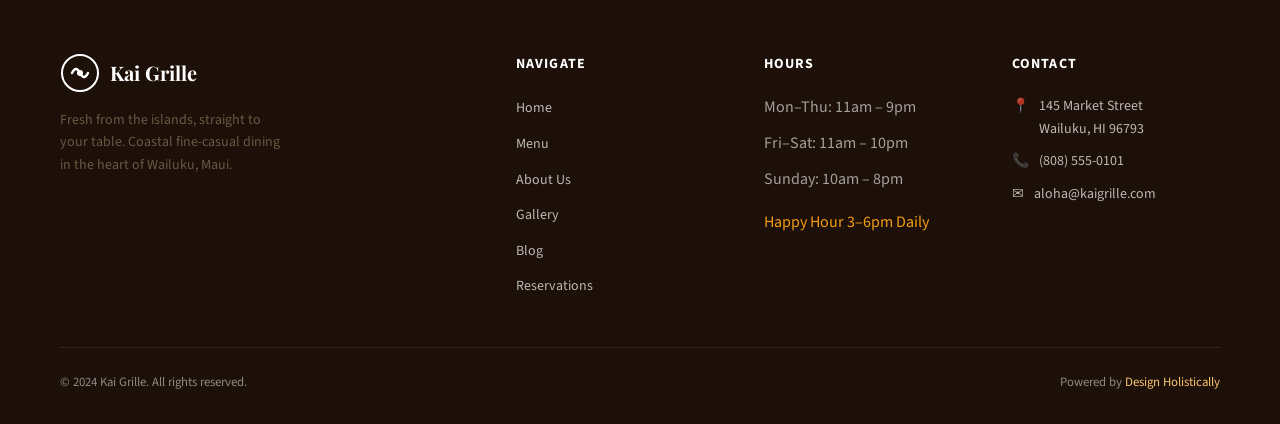
<file: faq.html>
<!DOCTYPE html>
<html lang="en" data-theme="light">
<head>
  <meta charset="UTF-8">
  <meta name="viewport" content="width=device-width, initial-scale=1.0">
  <title>FAQ | Kai Grille — Wailuku, Maui</title>
  <meta name="description" content="Kai Grille offers coastal fine-casual dining in Wailuku, Maui. Fresh Hawaiian seafood, farm-to-table ingredients, and warm island hospitality.">
  <meta property="og:title" content="FAQ | Kai Grille">
  <meta property="og:description" content="Fresh from the islands, straight to your table. Coastal fine-casual dining in Wailuku, Maui.">
  <meta property="og:image" content="images/hero.png">
  <meta property="og:type" content="restaurant">
  <link rel="icon" href="data:image/svg+xml,<svg xmlns='http://www.w3.org/2000/svg' viewBox='0 0 32 32'><text y='28' font-size='28'>🌊</text></svg>">
  <link rel="stylesheet" href="css/style.css">
  <script type="application/ld+json">
  {
    "@context": "https://schema.org",
    "@type": "Restaurant",
    "name": "Kai Grille",
    "description": "Coastal fine-casual dining in Wailuku, Maui. Fresh Hawaiian seafood and farm-to-table cuisine.",
    "url": "https://kaigrille.com",
    "telephone": "(808) 555-0101",
    "address": {
      "@type": "PostalAddress",
      "streetAddress": "145 Market Street",
      "addressLocality": "Wailuku",
      "addressRegion": "HI",
      "postalCode": "96793",
      "addressCountry": "US"
    },
    "geo": {
      "@type": "GeoCoordinates",
      "latitude": 20.8953,
      "longitude": -156.5076
    },
    "openingHours": ["Mo-Th 11:00-21:00","Fr-Sa 11:00-22:00","Su 10:00-20:00"],
    "servesCuisine": "Hawaiian, Seafood",
    "priceRange": "$$",
    "image": "images/hero.png"
  }
  </script>
  <link rel="icon" type="image/x-icon" href="images/favicon.ico">
  <link rel="icon" type="image/png" sizes="32x32" href="images/favicon-32x32.png">
  <link rel="icon" type="image/png" sizes="16x16" href="images/favicon-16x16.png">
  <link rel="apple-touch-icon" sizes="180x180" href="images/apple-touch-icon.png">
</head>
<body class="page-wrapper">
  <header class="header" id="header">
    <nav class="nav container">
      <a href="index.html" class="nav-logo">
        <svg viewBox="0 0 40 40" fill="none" xmlns="http://www.w3.org/2000/svg" aria-label="Kai Grille Logo">
          <circle cx="20" cy="20" r="18" stroke="currentColor" stroke-width="2"/>
          <path d="M12 20 Q16 12 20 20 Q24 28 28 20" stroke="currentColor" stroke-width="2.5" stroke-linecap="round" fill="none"/>
          <circle cx="20" cy="20" r="3" fill="currentColor"/>
          <path d="M14 14 L20 8 L26 14" stroke="currentColor" stroke-width="1.5" stroke-linecap="round" stroke-linejoin="round" fill="none"/>
        </svg>
        Kai Grille
      </a>
      <ul class="nav-links">
        <li><a href="index.html" >Home</a></li>
        <li><a href="services.html" >Menu</a></li>
        <li><a href="about.html" >About</a></li>
        <li><a href="gallery.html" >Gallery</a></li>
        <li><a href="blog.html" >Blog</a></li>
        <li><a href="reviews.html" >Reviews</a></li>
        <li><a href="faq.html" class='active'>FAQ</a></li>
      </ul>
      <div class="nav-actions">
        <button class="btn-theme" id="themeToggle" aria-label="Toggle dark mode"></button>
        <a href="booking.html" class="btn btn-nav">Reserve a Table</a>
        <button class="hamburger" id="hamburger" aria-label="Menu">
          <span></span><span></span><span></span>
        </button>
      </div>
    </nav>
    <!-- Specials Strip -->
  <div class="specials-strip">
    <div class="specials-inner">
      <span>🌺 Happy Hour 3–6PM Daily</span>
      <span>•</span>
      <span>🐟 Fresh Catch Changes Daily</span>
      <span>•</span>
      <span>🌙 Sunset Dinner Special Every Friday</span>
    </div>
  </div>
</header>
  <nav class="mobile-nav" id="mobileNav">
    <a href="index.html">Home</a>
    <a href="services.html">Menu</a>
    <a href="about.html">About</a>
    <a href="gallery.html">Gallery</a>
    <a href="blog.html">Blog</a>
    <a href="reviews.html">Reviews</a>
    <a href="faq.html">FAQ</a>
    <a href="booking.html" style="color:var(--accent)">Reserve a Table</a>
  </nav>
  <div class="page-hero">
    <div class="container">
      <nav class="breadcrumb"><a href="index.html">Home</a><span>/</span><span>FAQ</span></nav>
      <h1>Frequently Asked Questions</h1>
      <p>Everything you need to know before your visit to Kai Grille.</p>
    </div>
  </div>

  <section class="section">
    <div class="container">
      <div class="faq-list">
        <div class="faq-item">
          <button class="faq-question"><span>Do you take reservations, and how far in advance should I book?</span><span class="faq-icon">+</span></button>
          <div class="faq-answer"><div class="faq-answer-inner">Yes, we strongly recommend reservations, especially for weekend evenings and special occasions. For Friday and Saturday dinner, we suggest booking at least one week in advance. For holidays and special events, book 2–3 weeks ahead. Walk-ins are welcome based on availability, but we cannot guarantee seating without a reservation during peak times.</div></div>
        </div>
        <div class="faq-item">
          <button class="faq-question"><span>Can you accommodate dietary restrictions and food allergies?</span><span class="faq-icon">+</span></button>
          <div class="faq-answer"><div class="faq-answer-inner">Absolutely. We have several vegetarian, vegan, and gluten-free options on our menu. When making your reservation or upon arrival, please inform your server of any allergies or dietary needs. Our kitchen takes cross-contamination seriously, and Chef Kaimana is happy to customize dishes when possible. We work with all common allergens including shellfish, nuts, dairy, and gluten.</div></div>
        </div>
        <div class="faq-item">
          <button class="faq-question"><span>What is your dress code?</span><span class="faq-icon">+</span></button>
          <div class="faq-answer"><div class="faq-answer-inner">We describe our atmosphere as "island smart casual." Think nice aloha shirts, sundresses, or casual resort wear. We love that guests come as they are and feel comfortable — this is Maui after all. We ask that guests please wear footwear and avoid wet swimwear in the dining room. Our open-air bar area has a slightly more relaxed vibe.</div></div>
        </div>
        <div class="faq-item">
          <button class="faq-question"><span>Do you have outdoor seating?</span><span class="faq-icon">+</span></button>
          <div class="faq-answer"><div class="faq-answer-inner">Yes! We have a beautiful open-air lanai that seats 24 guests with views toward the West Maui Mountains. It's our most requested seating area and we do our best to accommodate outdoor preferences, though we cannot always guarantee it. Our indoor dining room is also open-air with trade wind circulation for a comfortable island dining experience year-round.</div></div>
        </div>
        <div class="faq-item">
          <button class="faq-question"><span>What is the Daily Fresh Catch, and how is it prepared?</span><span class="faq-icon">+</span></button>
          <div class="faq-answer"><div class="faq-answer-inner">Our Daily Fresh Catch features whatever our local fishing partners bring in that morning — commonly ono (wahoo), mahi mahi, ahi tuna, opakapaka, or shutome (broadbill swordfish). Chef Kaimana and the kitchen team decide each morning how to prepare it based on the fish's characteristics and seasonal ingredients available. Ask your server what the catch is that evening — they always know the story behind it.</div></div>
        </div>
        <div class="faq-item">
          <button class="faq-question"><span>Do you offer a happy hour?</span><span class="faq-icon">+</span></button>
          <div class="faq-answer"><div class="faq-answer-inner">Yes! Happy Hour runs 3–6 PM daily at our bar and lanai seating. We offer $5 off all cocktails, half-price select appetizers (including our famous poke trio), and $2 off local draft beers. It's one of our favorite times at Kai Grille — a relaxed, convivial atmosphere as the afternoon light turns golden over Wailuku.</div></div>
        </div>
        <div class="faq-item">
          <button class="faq-question"><span>Is parking available?</span><span class="faq-icon">+</span></button>
          <div class="faq-answer"><div class="faq-answer-inner">There is a public parking lot on Market Street about 100 feet from our entrance, and additional street parking is available on Market and Main Street. The lot is free evenings and weekends. We're also walkable from downtown Wailuku hotels and a short drive from the Wailuku town center.</div></div>
        </div>
        <div class="faq-item">
          <button class="faq-question"><span>Do you offer private dining or event buyouts?</span><span class="faq-icon">+</span></button>
          <div class="faq-answer"><div class="faq-answer-inner">Yes, we love hosting special occasions. Our private dining room seats up to 20 guests for intimate celebrations, rehearsal dinners, corporate dinners, or birthday events. Full restaurant buyouts are available on Monday and Tuesday evenings. Contact us at events@kaigrille.com or call (808) 555-0101 to discuss your event.</div></div>
        </div>
        <div class="faq-item">
          <button class="faq-question"><span>Do you have a children's menu?</span><span class="faq-icon">+</span></button>
          <div class="faq-answer"><div class="faq-answer-inner">We welcome families warmly! Our keiki (children's) menu features simpler preparations of island favorites: chicken katsu strips, mild fish tacos, mac and cheese with Maui Cattle Co. beef, and fresh fruit plates. Kids' meals are $12–$14 and come with a choice of juice, milk, or coconut water.</div></div>
        </div>
        <div class="faq-item">
          <button class="faq-question"><span>Can I bring a birthday cake or special dessert?</span><span class="faq-icon">+</span></button>
          <div class="faq-answer"><div class="faq-answer-inner">We'd love to help celebrate! You may bring an outside cake with advance notice — just let us know when booking. We'll provide plates and candles. Alternatively, our pastry chef Leilani creates stunning custom dessert plates and celebration cakes with 48 hours' notice. Call us to discuss options — we love helping guests create memorable moments.</div></div>
        </div>
      </div>
    </div>
  </section>

  <div class="cta-band">
    <div class="container">
      <h2 style="color:#fff">Still have questions?</h2>
      <p>Reach out and we'll help you plan the perfect visit.</p>
      <a href="booking.html" class="btn btn-primary btn-lg">Contact Us</a>
    </div>
  </div>

  <footer class="footer">
    <div class="container">
      <div class="footer-grid">
        <div class="footer-brand">
          <a href="index.html" class="nav-logo" style="color:#fff">
            <svg viewBox="0 0 40 40" fill="none" xmlns="http://www.w3.org/2000/svg" width="36" height="36">
              <circle cx="20" cy="20" r="18" stroke="currentColor" stroke-width="2"/>
              <path d="M12 20 Q16 12 20 20 Q24 28 28 20" stroke="currentColor" stroke-width="2.5" stroke-linecap="round" fill="none"/>
              <circle cx="20" cy="20" r="3" fill="currentColor"/>
            </svg>
            Kai Grille
          </a>
          <p>Fresh from the islands, straight to your table. Coastal fine-casual dining in the heart of Wailuku, Maui.</p>
        </div>
        <div>
          <p class="footer-heading">Navigate</p>
          <ul class="footer-links">
            <li><a href="index.html">Home</a></li>
            <li><a href="services.html">Menu</a></li>
            <li><a href="about.html">About Us</a></li>
            <li><a href="gallery.html">Gallery</a></li>
            <li><a href="blog.html">Blog</a></li>
            <li><a href="booking.html">Reservations</a></li>
          </ul>
        </div>
        <div>
          <p class="footer-heading">Hours</p>
          <ul class="footer-links" style="color:rgba(255,255,255,0.6)">
            <li>Mon–Thu: 11am – 9pm</li>
            <li>Fri–Sat: 11am – 10pm</li>
            <li>Sunday: 10am – 8pm</li>
            <li style="margin-top:8px;color:var(--accent)">Happy Hour 3–6pm Daily</li>
          </ul>
        </div>
        <div>
          <p class="footer-heading">Contact</p>
          <div class="footer-contact-item"><span>📍</span><span>145 Market Street<br>Wailuku, HI 96793</span></div>
          <div class="footer-contact-item"><span>📞</span><a href="tel:8085550101">(808) 555-0101</a></div>
          <div class="footer-contact-item"><span>✉️</span><a href="mailto:aloha@kaigrille.com">aloha@kaigrille.com</a></div>
        </div>
      </div>
      <div class="footer-bottom">
        <p>© 2024 Kai Grille. All rights reserved.</p>
        <p class="powered-by">Powered by <a href="https://designholistically.com" target="_blank">Design Holistically</a></p>
      </div>
    </div>
  </footer>
  <button class="back-to-top" id="backToTop" aria-label="Back to top">↑</button>
  <script src="js/main.js"></script>
</body>
</html>
</file>
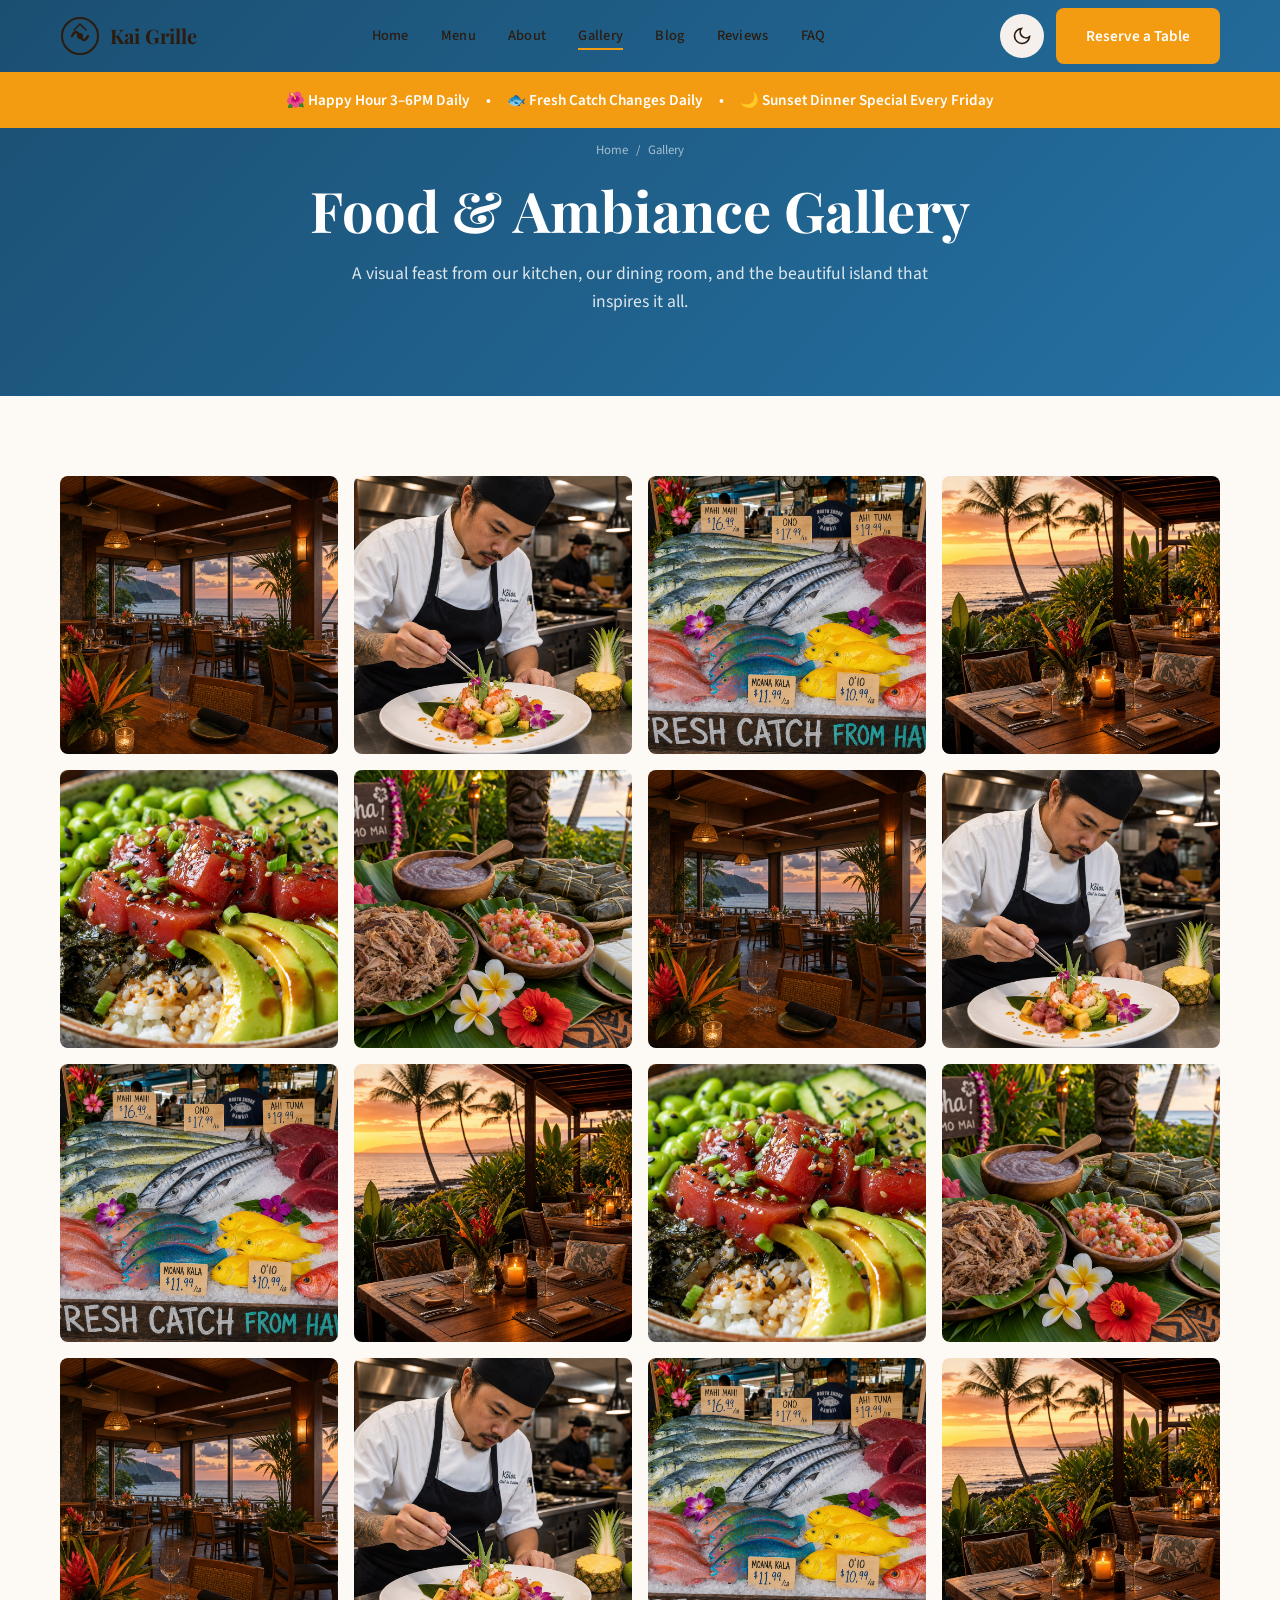
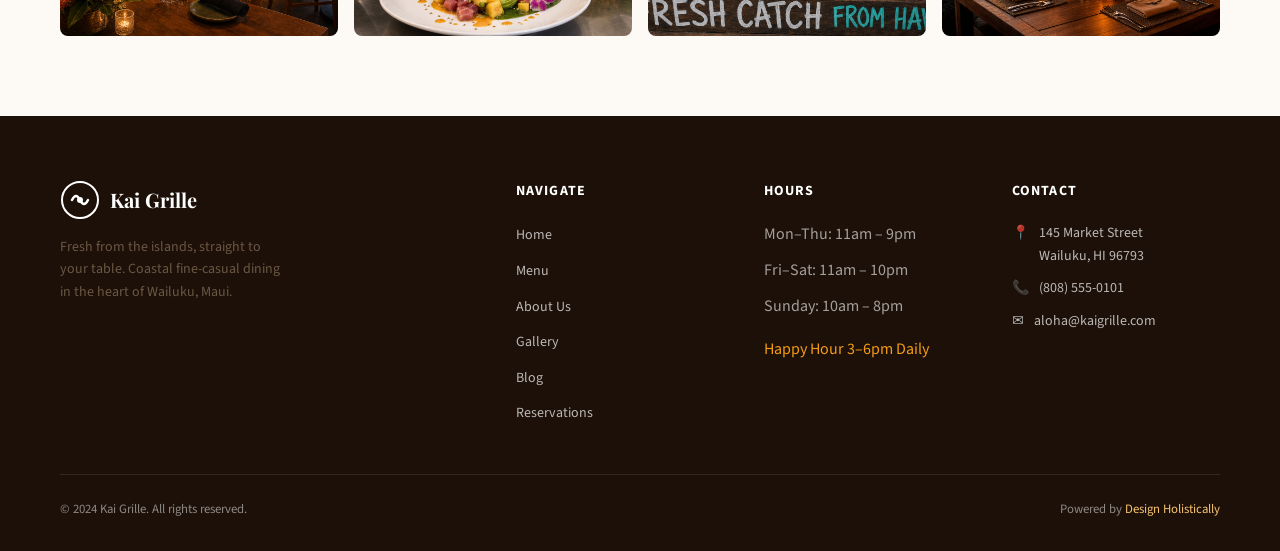
<file: gallery.html>
<!DOCTYPE html>
<html lang="en" data-theme="light">
<head>
  <meta charset="UTF-8">
  <meta name="viewport" content="width=device-width, initial-scale=1.0">
  <title>Gallery | Kai Grille — Wailuku, Maui</title>
  <meta name="description" content="Kai Grille offers coastal fine-casual dining in Wailuku, Maui. Fresh Hawaiian seafood, farm-to-table ingredients, and warm island hospitality.">
  <meta property="og:title" content="Gallery | Kai Grille">
  <meta property="og:description" content="Fresh from the islands, straight to your table. Coastal fine-casual dining in Wailuku, Maui.">
  <meta property="og:image" content="images/hero.png">
  <meta property="og:type" content="restaurant">
  <link rel="icon" href="data:image/svg+xml,<svg xmlns='http://www.w3.org/2000/svg' viewBox='0 0 32 32'><text y='28' font-size='28'>🌊</text></svg>">
  <link rel="stylesheet" href="css/style.css">
  <script type="application/ld+json">
  {
    "@context": "https://schema.org",
    "@type": "Restaurant",
    "name": "Kai Grille",
    "description": "Coastal fine-casual dining in Wailuku, Maui. Fresh Hawaiian seafood and farm-to-table cuisine.",
    "url": "https://kaigrille.com",
    "telephone": "(808) 555-0101",
    "address": {
      "@type": "PostalAddress",
      "streetAddress": "145 Market Street",
      "addressLocality": "Wailuku",
      "addressRegion": "HI",
      "postalCode": "96793",
      "addressCountry": "US"
    },
    "geo": {
      "@type": "GeoCoordinates",
      "latitude": 20.8953,
      "longitude": -156.5076
    },
    "openingHours": ["Mo-Th 11:00-21:00","Fr-Sa 11:00-22:00","Su 10:00-20:00"],
    "servesCuisine": "Hawaiian, Seafood",
    "priceRange": "$$",
    "image": "images/hero.png"
  }
  </script>
  <link rel="icon" type="image/x-icon" href="images/favicon.ico">
  <link rel="icon" type="image/png" sizes="32x32" href="images/favicon-32x32.png">
  <link rel="icon" type="image/png" sizes="16x16" href="images/favicon-16x16.png">
  <link rel="apple-touch-icon" sizes="180x180" href="images/apple-touch-icon.png">
</head>
<body class="page-wrapper">
  <header class="header" id="header">
    <nav class="nav container">
      <a href="index.html" class="nav-logo">
        <svg viewBox="0 0 40 40" fill="none" xmlns="http://www.w3.org/2000/svg" aria-label="Kai Grille Logo">
          <circle cx="20" cy="20" r="18" stroke="currentColor" stroke-width="2"/>
          <path d="M12 20 Q16 12 20 20 Q24 28 28 20" stroke="currentColor" stroke-width="2.5" stroke-linecap="round" fill="none"/>
          <circle cx="20" cy="20" r="3" fill="currentColor"/>
          <path d="M14 14 L20 8 L26 14" stroke="currentColor" stroke-width="1.5" stroke-linecap="round" stroke-linejoin="round" fill="none"/>
        </svg>
        Kai Grille
      </a>
      <ul class="nav-links">
        <li><a href="index.html" >Home</a></li>
        <li><a href="services.html" >Menu</a></li>
        <li><a href="about.html" >About</a></li>
        <li><a href="gallery.html" class='active'>Gallery</a></li>
        <li><a href="blog.html" >Blog</a></li>
        <li><a href="reviews.html" >Reviews</a></li>
        <li><a href="faq.html" >FAQ</a></li>
      </ul>
      <div class="nav-actions">
        <button class="btn-theme" id="themeToggle" aria-label="Toggle dark mode"></button>
        <a href="booking.html" class="btn btn-nav">Reserve a Table</a>
        <button class="hamburger" id="hamburger" aria-label="Menu">
          <span></span><span></span><span></span>
        </button>
      </div>
    </nav>
    <!-- Specials Strip -->
  <div class="specials-strip">
    <div class="specials-inner">
      <span>🌺 Happy Hour 3–6PM Daily</span>
      <span>•</span>
      <span>🐟 Fresh Catch Changes Daily</span>
      <span>•</span>
      <span>🌙 Sunset Dinner Special Every Friday</span>
    </div>
  </div>
</header>
  <nav class="mobile-nav" id="mobileNav">
    <a href="index.html">Home</a>
    <a href="services.html">Menu</a>
    <a href="about.html">About</a>
    <a href="gallery.html">Gallery</a>
    <a href="blog.html">Blog</a>
    <a href="reviews.html">Reviews</a>
    <a href="faq.html">FAQ</a>
    <a href="booking.html" style="color:var(--accent)">Reserve a Table</a>
  </nav>
  <div class="page-hero">
    <div class="container">
      <nav class="breadcrumb"><a href="index.html">Home</a><span>/</span><span>Gallery</span></nav>
      <h1>Food & Ambiance Gallery</h1>
      <p>A visual feast from our kitchen, our dining room, and the beautiful island that inspires it all.</p>
    </div>
  </div>

  <section class="section">
    <div class="container">
      <div class="gallery-grid">
        <div class="gallery-item fade-up">
          <img src="images/gallery-1.png" alt="Gallery image 1" loading="lazy">
          <div class="gallery-item-overlay">
            <span>Fresh Catch</span>
          </div>
        </div>
        <div class="gallery-item fade-up">
          <img src="images/gallery-2.png" alt="Gallery image 2" loading="lazy">
          <div class="gallery-item-overlay">
            <span>Taro Risotto</span>
          </div>
        </div>
        <div class="gallery-item fade-up">
          <img src="images/gallery-3.png" alt="Gallery image 3" loading="lazy">
          <div class="gallery-item-overlay">
            <span>Dining Room</span>
          </div>
        </div>
        <div class="gallery-item fade-up">
          <img src="images/gallery-4.png" alt="Gallery image 4" loading="lazy">
          <div class="gallery-item-overlay">
            <span>Chef's Table</span>
          </div>
        </div>
        <div class="gallery-item fade-up">
          <img src="images/gallery-5.png" alt="Gallery image 5" loading="lazy">
          <div class="gallery-item-overlay">
            <span>Sunset View</span>
          </div>
        </div>
        <div class="gallery-item fade-up">
          <img src="images/gallery-6.png" alt="Gallery image 6" loading="lazy">
          <div class="gallery-item-overlay">
            <span>Craft Cocktails</span>
          </div>
        </div>
        <div class="gallery-item fade-up">
          <img src="images/gallery-1.png" alt="Gallery image 7" loading="lazy">
          <div class="gallery-item-overlay">
            <span>Poke Trio</span>
          </div>
        </div>
        <div class="gallery-item fade-up">
          <img src="images/gallery-2.png" alt="Gallery image 8" loading="lazy">
          <div class="gallery-item-overlay">
            <span>Desserts</span>
          </div>
        </div>
        <div class="gallery-item fade-up">
          <img src="images/gallery-3.png" alt="Gallery image 9" loading="lazy">
          <div class="gallery-item-overlay">
            <span>Open Kitchen</span>
          </div>
        </div>
        <div class="gallery-item fade-up">
          <img src="images/gallery-4.png" alt="Gallery image 10" loading="lazy">
          <div class="gallery-item-overlay">
            <span>Garden Ingredients</span>
          </div>
        </div>
        <div class="gallery-item fade-up">
          <img src="images/gallery-5.png" alt="Gallery image 11" loading="lazy">
          <div class="gallery-item-overlay">
            <span>Lobster Prep</span>
          </div>
        </div>
        <div class="gallery-item fade-up">
          <img src="images/gallery-6.png" alt="Gallery image 12" loading="lazy">
          <div class="gallery-item-overlay">
            <span>Morning Market</span>
          </div>
        </div>
        <div class="gallery-item fade-up">
          <img src="images/gallery-1.png" alt="Gallery image 13" loading="lazy">
          <div class="gallery-item-overlay">
            <span>Fresh Catch</span>
          </div>
        </div>
        <div class="gallery-item fade-up">
          <img src="images/gallery-2.png" alt="Gallery image 14" loading="lazy">
          <div class="gallery-item-overlay">
            <span>Taro Risotto</span>
          </div>
        </div>
        <div class="gallery-item fade-up">
          <img src="images/gallery-3.png" alt="Gallery image 15" loading="lazy">
          <div class="gallery-item-overlay">
            <span>Dining Room</span>
          </div>
        </div>
        <div class="gallery-item fade-up">
          <img src="images/gallery-4.png" alt="Gallery image 16" loading="lazy">
          <div class="gallery-item-overlay">
            <span>Chef's Table</span>
          </div>
        </div>
      </div>
    </div>
  </section>

  <footer class="footer">
    <div class="container">
      <div class="footer-grid">
        <div class="footer-brand">
          <a href="index.html" class="nav-logo" style="color:#fff">
            <svg viewBox="0 0 40 40" fill="none" xmlns="http://www.w3.org/2000/svg" width="36" height="36">
              <circle cx="20" cy="20" r="18" stroke="currentColor" stroke-width="2"/>
              <path d="M12 20 Q16 12 20 20 Q24 28 28 20" stroke="currentColor" stroke-width="2.5" stroke-linecap="round" fill="none"/>
              <circle cx="20" cy="20" r="3" fill="currentColor"/>
            </svg>
            Kai Grille
          </a>
          <p>Fresh from the islands, straight to your table. Coastal fine-casual dining in the heart of Wailuku, Maui.</p>
        </div>
        <div>
          <p class="footer-heading">Navigate</p>
          <ul class="footer-links">
            <li><a href="index.html">Home</a></li>
            <li><a href="services.html">Menu</a></li>
            <li><a href="about.html">About Us</a></li>
            <li><a href="gallery.html">Gallery</a></li>
            <li><a href="blog.html">Blog</a></li>
            <li><a href="booking.html">Reservations</a></li>
          </ul>
        </div>
        <div>
          <p class="footer-heading">Hours</p>
          <ul class="footer-links" style="color:rgba(255,255,255,0.6)">
            <li>Mon–Thu: 11am – 9pm</li>
            <li>Fri–Sat: 11am – 10pm</li>
            <li>Sunday: 10am – 8pm</li>
            <li style="margin-top:8px;color:var(--accent)">Happy Hour 3–6pm Daily</li>
          </ul>
        </div>
        <div>
          <p class="footer-heading">Contact</p>
          <div class="footer-contact-item"><span>📍</span><span>145 Market Street<br>Wailuku, HI 96793</span></div>
          <div class="footer-contact-item"><span>📞</span><a href="tel:8085550101">(808) 555-0101</a></div>
          <div class="footer-contact-item"><span>✉️</span><a href="mailto:aloha@kaigrille.com">aloha@kaigrille.com</a></div>
        </div>
      </div>
      <div class="footer-bottom">
        <p>© 2024 Kai Grille. All rights reserved.</p>
        <p class="powered-by">Powered by <a href="https://designholistically.com" target="_blank">Design Holistically</a></p>
      </div>
    </div>
  </footer>
  <button class="back-to-top" id="backToTop" aria-label="Back to top">↑</button>
  <script src="js/main.js"></script>
</body>
</html>
</file>
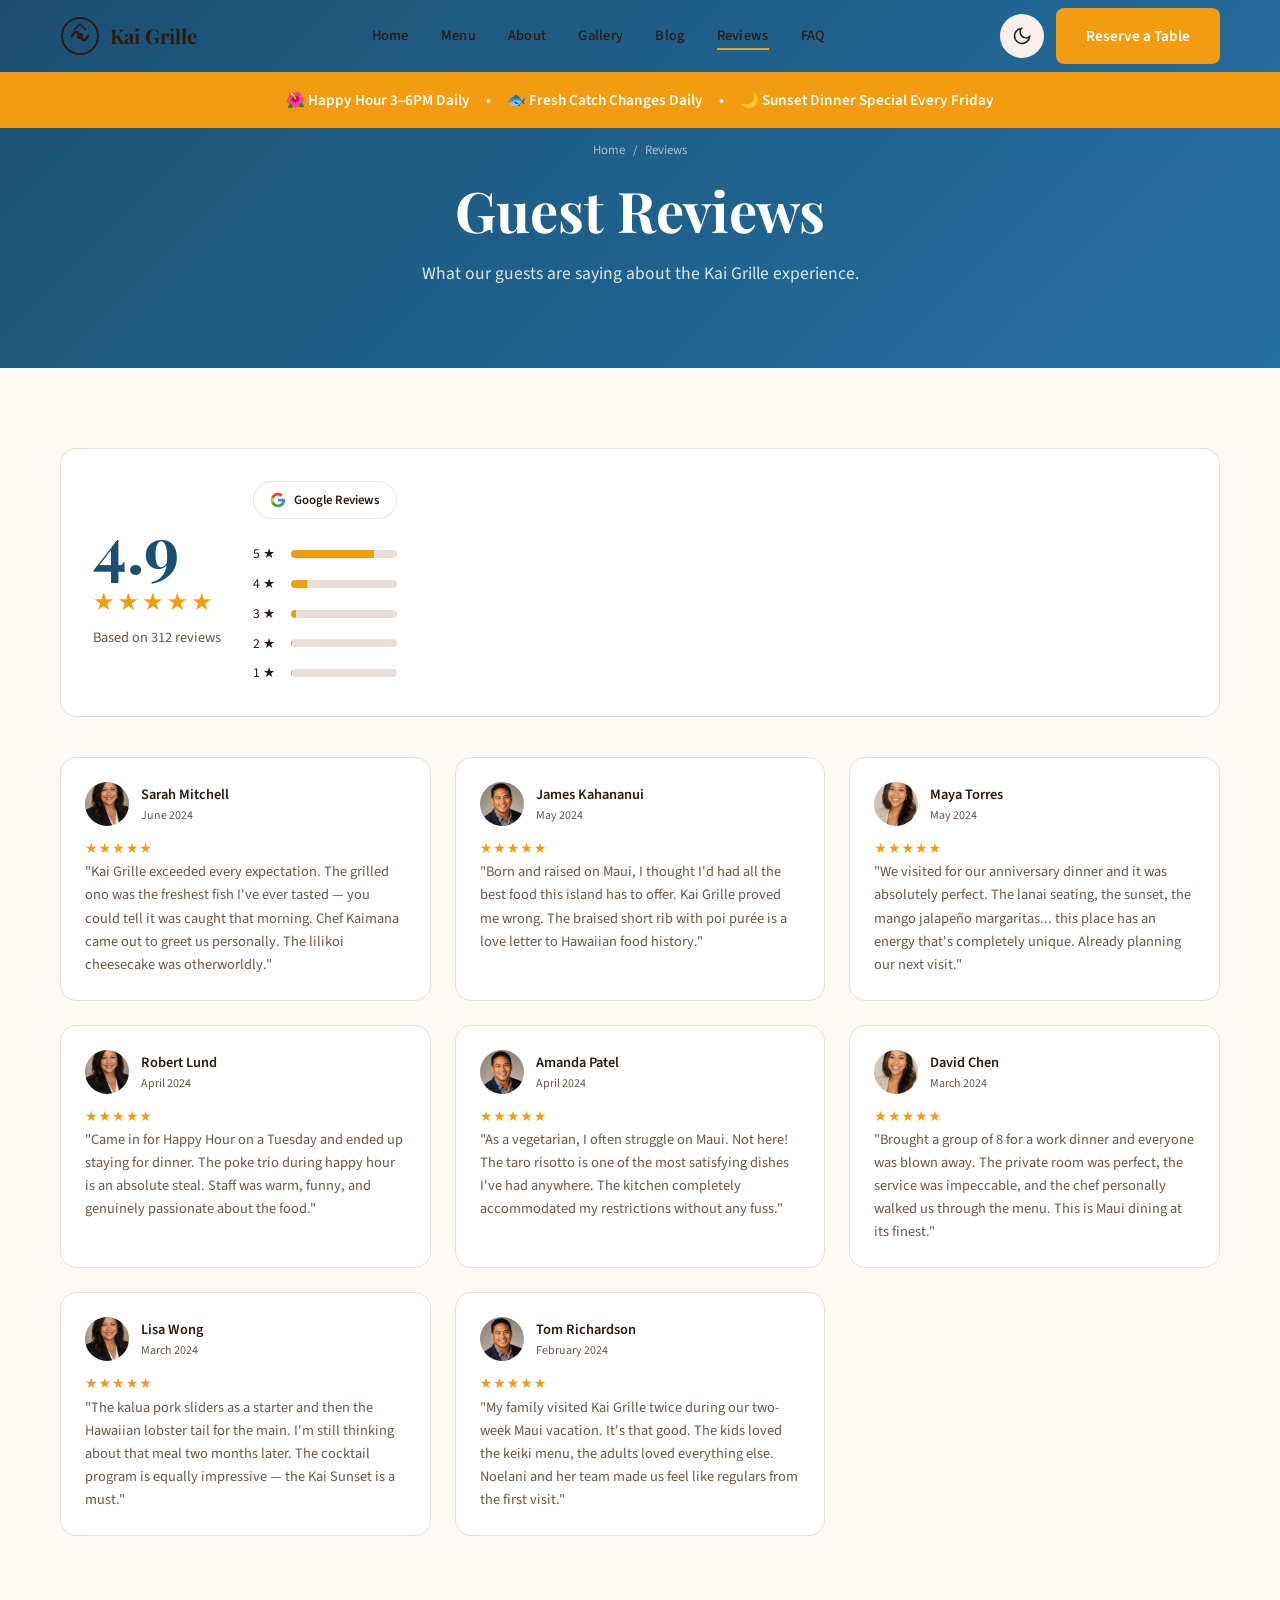
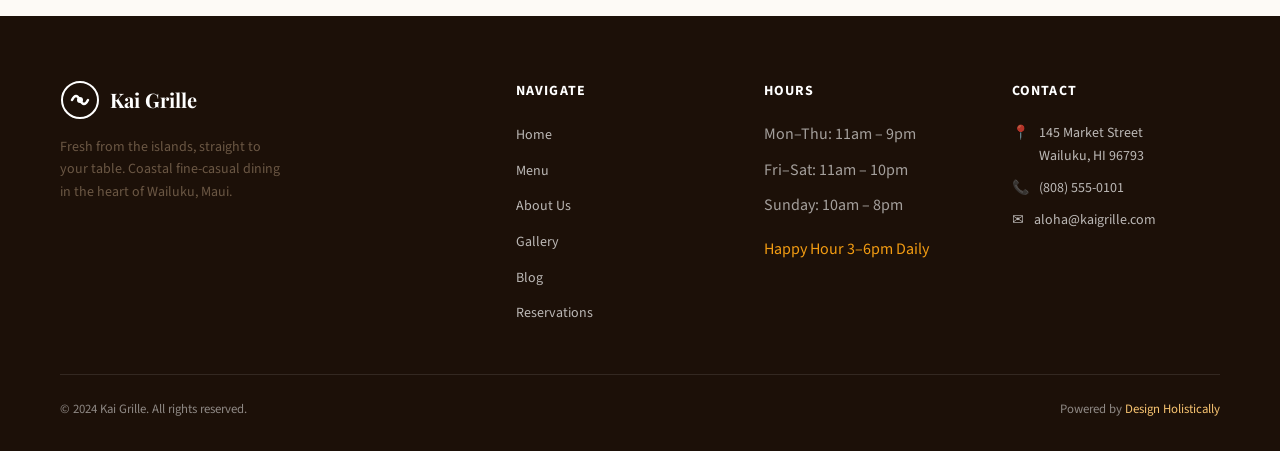
<file: reviews.html>
<!DOCTYPE html>
<html lang="en" data-theme="light">
<head>
  <meta charset="UTF-8">
  <meta name="viewport" content="width=device-width, initial-scale=1.0">
  <title>Reviews | Kai Grille — Wailuku, Maui</title>
  <meta name="description" content="Kai Grille offers coastal fine-casual dining in Wailuku, Maui. Fresh Hawaiian seafood, farm-to-table ingredients, and warm island hospitality.">
  <meta property="og:title" content="Reviews | Kai Grille">
  <meta property="og:description" content="Fresh from the islands, straight to your table. Coastal fine-casual dining in Wailuku, Maui.">
  <meta property="og:image" content="images/hero.png">
  <meta property="og:type" content="restaurant">
  <link rel="icon" href="data:image/svg+xml,<svg xmlns='http://www.w3.org/2000/svg' viewBox='0 0 32 32'><text y='28' font-size='28'>🌊</text></svg>">
  <link rel="stylesheet" href="css/style.css">
  <script type="application/ld+json">
  {
    "@context": "https://schema.org",
    "@type": "Restaurant",
    "name": "Kai Grille",
    "description": "Coastal fine-casual dining in Wailuku, Maui. Fresh Hawaiian seafood and farm-to-table cuisine.",
    "url": "https://kaigrille.com",
    "telephone": "(808) 555-0101",
    "address": {
      "@type": "PostalAddress",
      "streetAddress": "145 Market Street",
      "addressLocality": "Wailuku",
      "addressRegion": "HI",
      "postalCode": "96793",
      "addressCountry": "US"
    },
    "geo": {
      "@type": "GeoCoordinates",
      "latitude": 20.8953,
      "longitude": -156.5076
    },
    "openingHours": ["Mo-Th 11:00-21:00","Fr-Sa 11:00-22:00","Su 10:00-20:00"],
    "servesCuisine": "Hawaiian, Seafood",
    "priceRange": "$$",
    "image": "images/hero.png"
  }
  </script>
  <link rel="icon" type="image/x-icon" href="images/favicon.ico">
  <link rel="icon" type="image/png" sizes="32x32" href="images/favicon-32x32.png">
  <link rel="icon" type="image/png" sizes="16x16" href="images/favicon-16x16.png">
  <link rel="apple-touch-icon" sizes="180x180" href="images/apple-touch-icon.png">
</head>
<body class="page-wrapper">
  <header class="header" id="header">
    <nav class="nav container">
      <a href="index.html" class="nav-logo">
        <svg viewBox="0 0 40 40" fill="none" xmlns="http://www.w3.org/2000/svg" aria-label="Kai Grille Logo">
          <circle cx="20" cy="20" r="18" stroke="currentColor" stroke-width="2"/>
          <path d="M12 20 Q16 12 20 20 Q24 28 28 20" stroke="currentColor" stroke-width="2.5" stroke-linecap="round" fill="none"/>
          <circle cx="20" cy="20" r="3" fill="currentColor"/>
          <path d="M14 14 L20 8 L26 14" stroke="currentColor" stroke-width="1.5" stroke-linecap="round" stroke-linejoin="round" fill="none"/>
        </svg>
        Kai Grille
      </a>
      <ul class="nav-links">
        <li><a href="index.html" >Home</a></li>
        <li><a href="services.html" >Menu</a></li>
        <li><a href="about.html" >About</a></li>
        <li><a href="gallery.html" >Gallery</a></li>
        <li><a href="blog.html" >Blog</a></li>
        <li><a href="reviews.html" class='active'>Reviews</a></li>
        <li><a href="faq.html" >FAQ</a></li>
      </ul>
      <div class="nav-actions">
        <button class="btn-theme" id="themeToggle" aria-label="Toggle dark mode"></button>
        <a href="booking.html" class="btn btn-nav">Reserve a Table</a>
        <button class="hamburger" id="hamburger" aria-label="Menu">
          <span></span><span></span><span></span>
        </button>
      </div>
    </nav>
    <!-- Specials Strip -->
  <div class="specials-strip">
    <div class="specials-inner">
      <span>🌺 Happy Hour 3–6PM Daily</span>
      <span>•</span>
      <span>🐟 Fresh Catch Changes Daily</span>
      <span>•</span>
      <span>🌙 Sunset Dinner Special Every Friday</span>
    </div>
  </div>
</header>
  <nav class="mobile-nav" id="mobileNav">
    <a href="index.html">Home</a>
    <a href="services.html">Menu</a>
    <a href="about.html">About</a>
    <a href="gallery.html">Gallery</a>
    <a href="blog.html">Blog</a>
    <a href="reviews.html">Reviews</a>
    <a href="faq.html">FAQ</a>
    <a href="booking.html" style="color:var(--accent)">Reserve a Table</a>
  </nav>
  <div class="page-hero">
    <div class="container">
      <nav class="breadcrumb"><a href="index.html">Home</a><span>/</span><span>Reviews</span></nav>
      <h1>Guest Reviews</h1>
      <p>What our guests are saying about the Kai Grille experience.</p>
    </div>
  </div>

  <section class="section">
    <div class="container">
      <div class="reviews-summary fade-up">
        <div>
          <div class="review-score">4.9</div>
          <div class="review-stars-big">★★★★★</div>
          <div style="font-size:0.9rem;color:var(--text-light)">Based on 312 reviews</div>
        </div>
        <div>
          <div class="google-badge">
            <svg width="16" height="16" viewBox="0 0 24 24"><path fill="#4285F4" d="M22.56 12.25c0-.78-.07-1.53-.2-2.25H12v4.26h5.92c-.26 1.37-1.04 2.53-2.21 3.31v2.77h3.57c2.08-1.92 3.28-4.74 3.28-8.09z"/><path fill="#34A853" d="M12 23c2.97 0 5.46-.98 7.28-2.66l-3.57-2.77c-.98.66-2.23 1.06-3.71 1.06-2.86 0-5.29-1.93-6.16-4.53H2.18v2.84C3.99 20.53 7.7 23 12 23z"/><path fill="#FBBC05" d="M5.84 14.09c-.22-.66-.35-1.36-.35-2.09s.13-1.43.35-2.09V7.07H2.18C1.43 8.55 1 10.22 1 12s.43 3.45 1.18 4.93l2.85-2.22.81-.62z"/><path fill="#EA4335" d="M12 5.38c1.62 0 3.06.56 4.21 1.64l3.15-3.15C17.45 2.09 14.97 1 12 1 7.7 1 3.99 3.47 2.18 7.07l3.66 2.84c.87-2.6 3.3-4.53 6.16-4.53z"/></svg>
            Google Reviews
          </div>
          <div style="display:grid;grid-template-columns:auto 1fr;gap:8px 16px;align-items:center">
            <span style="font-size:0.85rem">5 ★</span><div style="height:8px;background:var(--gray-200);border-radius:4px;overflow:hidden"><div style="height:100%;width:78%;background:var(--accent)"></div></div>
            <span style="font-size:0.85rem">4 ★</span><div style="height:8px;background:var(--gray-200);border-radius:4px;overflow:hidden"><div style="height:100%;width:15%;background:var(--accent)"></div></div>
            <span style="font-size:0.85rem">3 ★</span><div style="height:8px;background:var(--gray-200);border-radius:4px;overflow:hidden"><div style="height:100%;width:5%;background:var(--accent)"></div></div>
            <span style="font-size:0.85rem">2 ★</span><div style="height:8px;background:var(--gray-200);border-radius:4px;overflow:hidden"><div style="height:100%;width:1%;background:var(--accent)"></div></div>
            <span style="font-size:0.85rem">1 ★</span><div style="height:8px;background:var(--gray-200);border-radius:4px;overflow:hidden"><div style="height:100%;width:1%;background:var(--accent)"></div></div>
          </div>
        </div>
      </div>

      <div class="reviews-grid">
        <div class="review-card fade-up fade-up-delay-1">
          <div class="review-header">
            <img class="review-avatar" src="images/avatar-1.png" alt="Sarah M.">
            <div><div class="review-name">Sarah Mitchell</div><div class="review-date">June 2024</div></div>
          </div>
          <div class="review-stars">★★★★★</div>
          <p class="review-text">"Kai Grille exceeded every expectation. The grilled ono was the freshest fish I've ever tasted — you could tell it was caught that morning. Chef Kaimana came out to greet us personally. The lilikoi cheesecake was otherworldly."</p>
        </div>
        <div class="review-card fade-up fade-up-delay-2">
          <div class="review-header">
            <img class="review-avatar" src="images/avatar-2.png" alt="James K.">
            <div><div class="review-name">James Kahananui</div><div class="review-date">May 2024</div></div>
          </div>
          <div class="review-stars">★★★★★</div>
          <p class="review-text">"Born and raised on Maui, I thought I'd had all the best food this island has to offer. Kai Grille proved me wrong. The braised short rib with poi purée is a love letter to Hawaiian food history."</p>
        </div>
        <div class="review-card fade-up fade-up-delay-3">
          <div class="review-header">
            <img class="review-avatar" src="images/avatar-3.png" alt="Maya T.">
            <div><div class="review-name">Maya Torres</div><div class="review-date">May 2024</div></div>
          </div>
          <div class="review-stars">★★★★★</div>
          <p class="review-text">"We visited for our anniversary dinner and it was absolutely perfect. The lanai seating, the sunset, the mango jalapeño margaritas... this place has an energy that's completely unique. Already planning our next visit."</p>
        </div>
        <div class="review-card fade-up fade-up-delay-1">
          <div class="review-header">
            <img class="review-avatar" src="images/avatar-1.png" alt="Robert L.">
            <div><div class="review-name">Robert Lund</div><div class="review-date">April 2024</div></div>
          </div>
          <div class="review-stars">★★★★★</div>
          <p class="review-text">"Came in for Happy Hour on a Tuesday and ended up staying for dinner. The poke trio during happy hour is an absolute steal. Staff was warm, funny, and genuinely passionate about the food."</p>
        </div>
        <div class="review-card fade-up fade-up-delay-2">
          <div class="review-header">
            <img class="review-avatar" src="images/avatar-2.png" alt="Amanda P.">
            <div><div class="review-name">Amanda Patel</div><div class="review-date">April 2024</div></div>
          </div>
          <div class="review-stars">★★★★★</div>
          <p class="review-text">"As a vegetarian, I often struggle on Maui. Not here! The taro risotto is one of the most satisfying dishes I've had anywhere. The kitchen completely accommodated my restrictions without any fuss."</p>
        </div>
        <div class="review-card fade-up fade-up-delay-3">
          <div class="review-header">
            <img class="review-avatar" src="images/avatar-3.png" alt="David C.">
            <div><div class="review-name">David Chen</div><div class="review-date">March 2024</div></div>
          </div>
          <div class="review-stars">★★★★★</div>
          <p class="review-text">"Brought a group of 8 for a work dinner and everyone was blown away. The private room was perfect, the service was impeccable, and the chef personally walked us through the menu. This is Maui dining at its finest."</p>
        </div>
        <div class="review-card fade-up fade-up-delay-1">
          <div class="review-header">
            <img class="review-avatar" src="images/avatar-1.png" alt="Lisa W.">
            <div><div class="review-name">Lisa Wong</div><div class="review-date">March 2024</div></div>
          </div>
          <div class="review-stars">★★★★★</div>
          <p class="review-text">"The kalua pork sliders as a starter and then the Hawaiian lobster tail for the main. I'm still thinking about that meal two months later. The cocktail program is equally impressive — the Kai Sunset is a must."</p>
        </div>
        <div class="review-card fade-up fade-up-delay-2">
          <div class="review-header">
            <img class="review-avatar" src="images/avatar-2.png" alt="Tom R.">
            <div><div class="review-name">Tom Richardson</div><div class="review-date">February 2024</div></div>
          </div>
          <div class="review-stars">★★★★★</div>
          <p class="review-text">"My family visited Kai Grille twice during our two-week Maui vacation. It's that good. The kids loved the keiki menu, the adults loved everything else. Noelani and her team made us feel like regulars from the first visit."</p>
        </div>
      </div>
    </div>
  </section>

  <footer class="footer">
    <div class="container">
      <div class="footer-grid">
        <div class="footer-brand">
          <a href="index.html" class="nav-logo" style="color:#fff">
            <svg viewBox="0 0 40 40" fill="none" xmlns="http://www.w3.org/2000/svg" width="36" height="36">
              <circle cx="20" cy="20" r="18" stroke="currentColor" stroke-width="2"/>
              <path d="M12 20 Q16 12 20 20 Q24 28 28 20" stroke="currentColor" stroke-width="2.5" stroke-linecap="round" fill="none"/>
              <circle cx="20" cy="20" r="3" fill="currentColor"/>
            </svg>
            Kai Grille
          </a>
          <p>Fresh from the islands, straight to your table. Coastal fine-casual dining in the heart of Wailuku, Maui.</p>
        </div>
        <div>
          <p class="footer-heading">Navigate</p>
          <ul class="footer-links">
            <li><a href="index.html">Home</a></li>
            <li><a href="services.html">Menu</a></li>
            <li><a href="about.html">About Us</a></li>
            <li><a href="gallery.html">Gallery</a></li>
            <li><a href="blog.html">Blog</a></li>
            <li><a href="booking.html">Reservations</a></li>
          </ul>
        </div>
        <div>
          <p class="footer-heading">Hours</p>
          <ul class="footer-links" style="color:rgba(255,255,255,0.6)">
            <li>Mon–Thu: 11am – 9pm</li>
            <li>Fri–Sat: 11am – 10pm</li>
            <li>Sunday: 10am – 8pm</li>
            <li style="margin-top:8px;color:var(--accent)">Happy Hour 3–6pm Daily</li>
          </ul>
        </div>
        <div>
          <p class="footer-heading">Contact</p>
          <div class="footer-contact-item"><span>📍</span><span>145 Market Street<br>Wailuku, HI 96793</span></div>
          <div class="footer-contact-item"><span>📞</span><a href="tel:8085550101">(808) 555-0101</a></div>
          <div class="footer-contact-item"><span>✉️</span><a href="mailto:aloha@kaigrille.com">aloha@kaigrille.com</a></div>
        </div>
      </div>
      <div class="footer-bottom">
        <p>© 2024 Kai Grille. All rights reserved.</p>
        <p class="powered-by">Powered by <a href="https://designholistically.com" target="_blank">Design Holistically</a></p>
      </div>
    </div>
  </footer>
  <button class="back-to-top" id="backToTop" aria-label="Back to top">↑</button>
  <script src="js/main.js"></script>
</body>
</html>
</file>
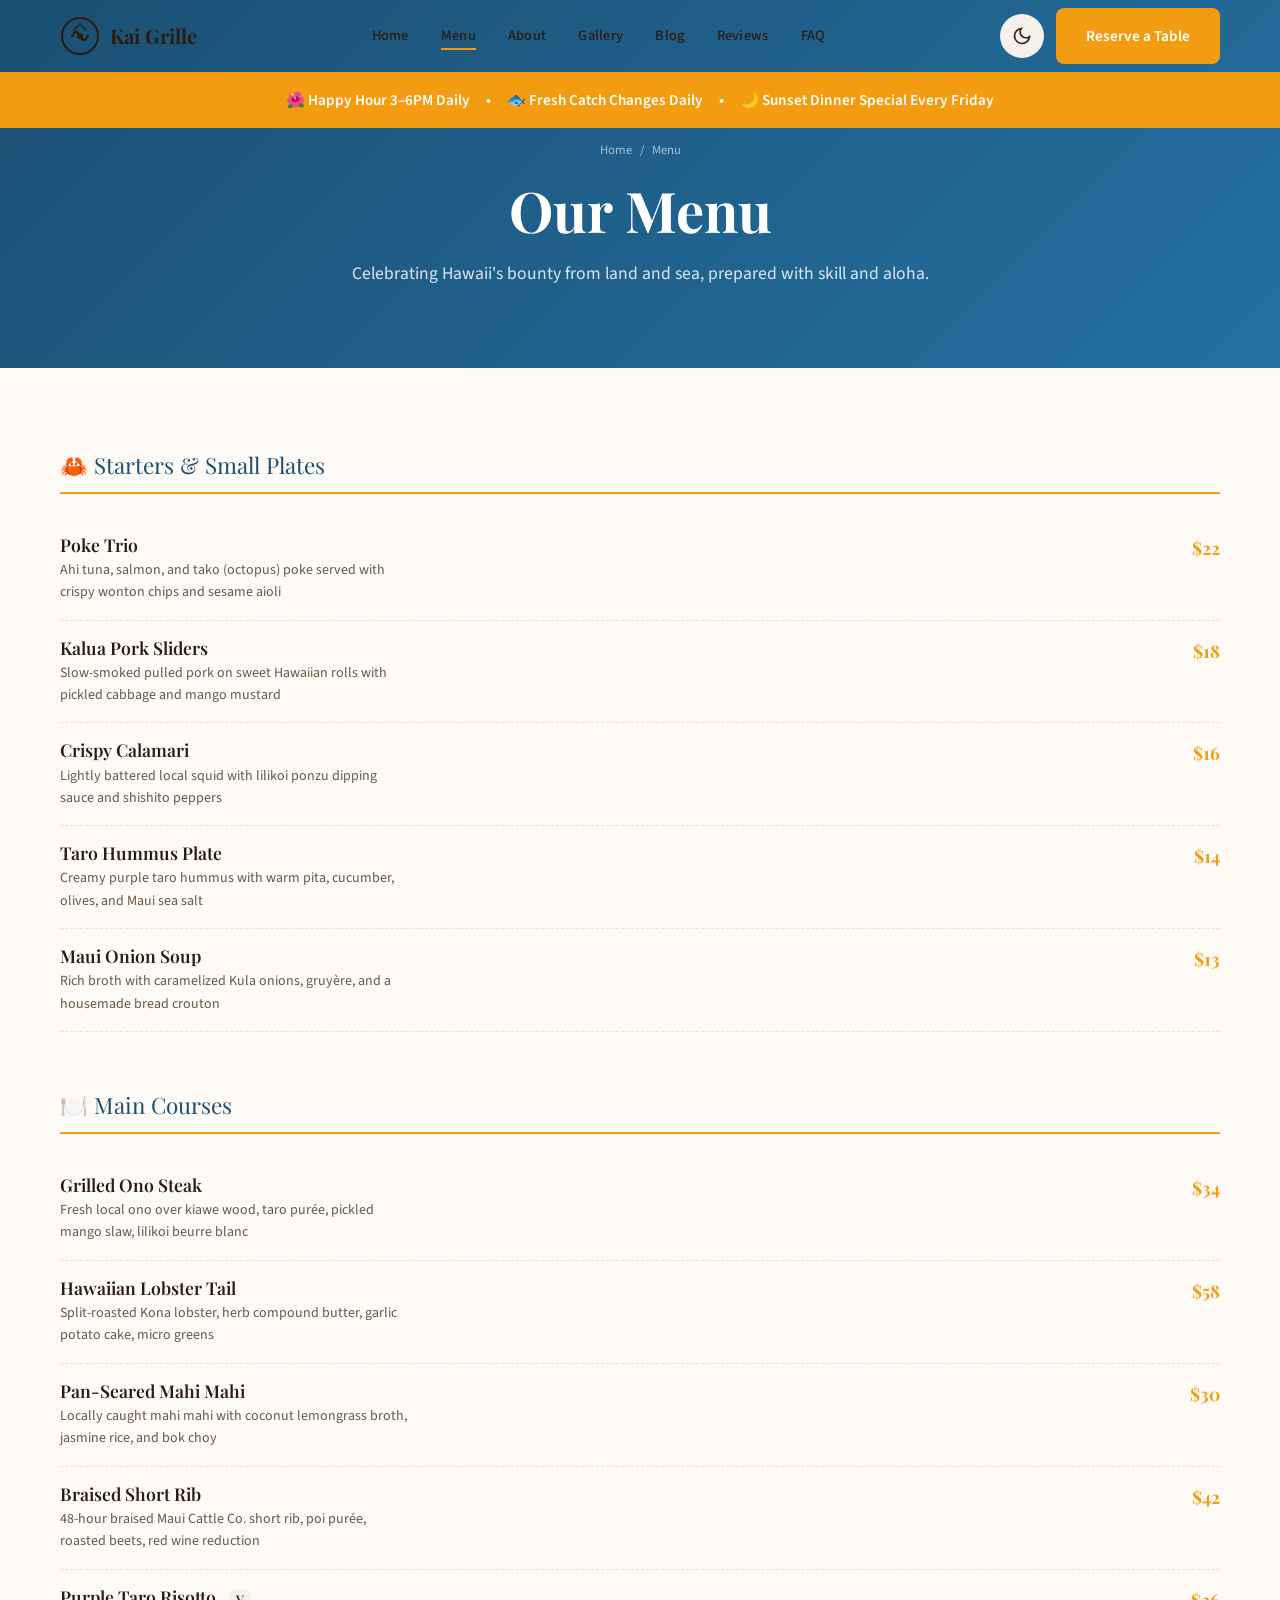
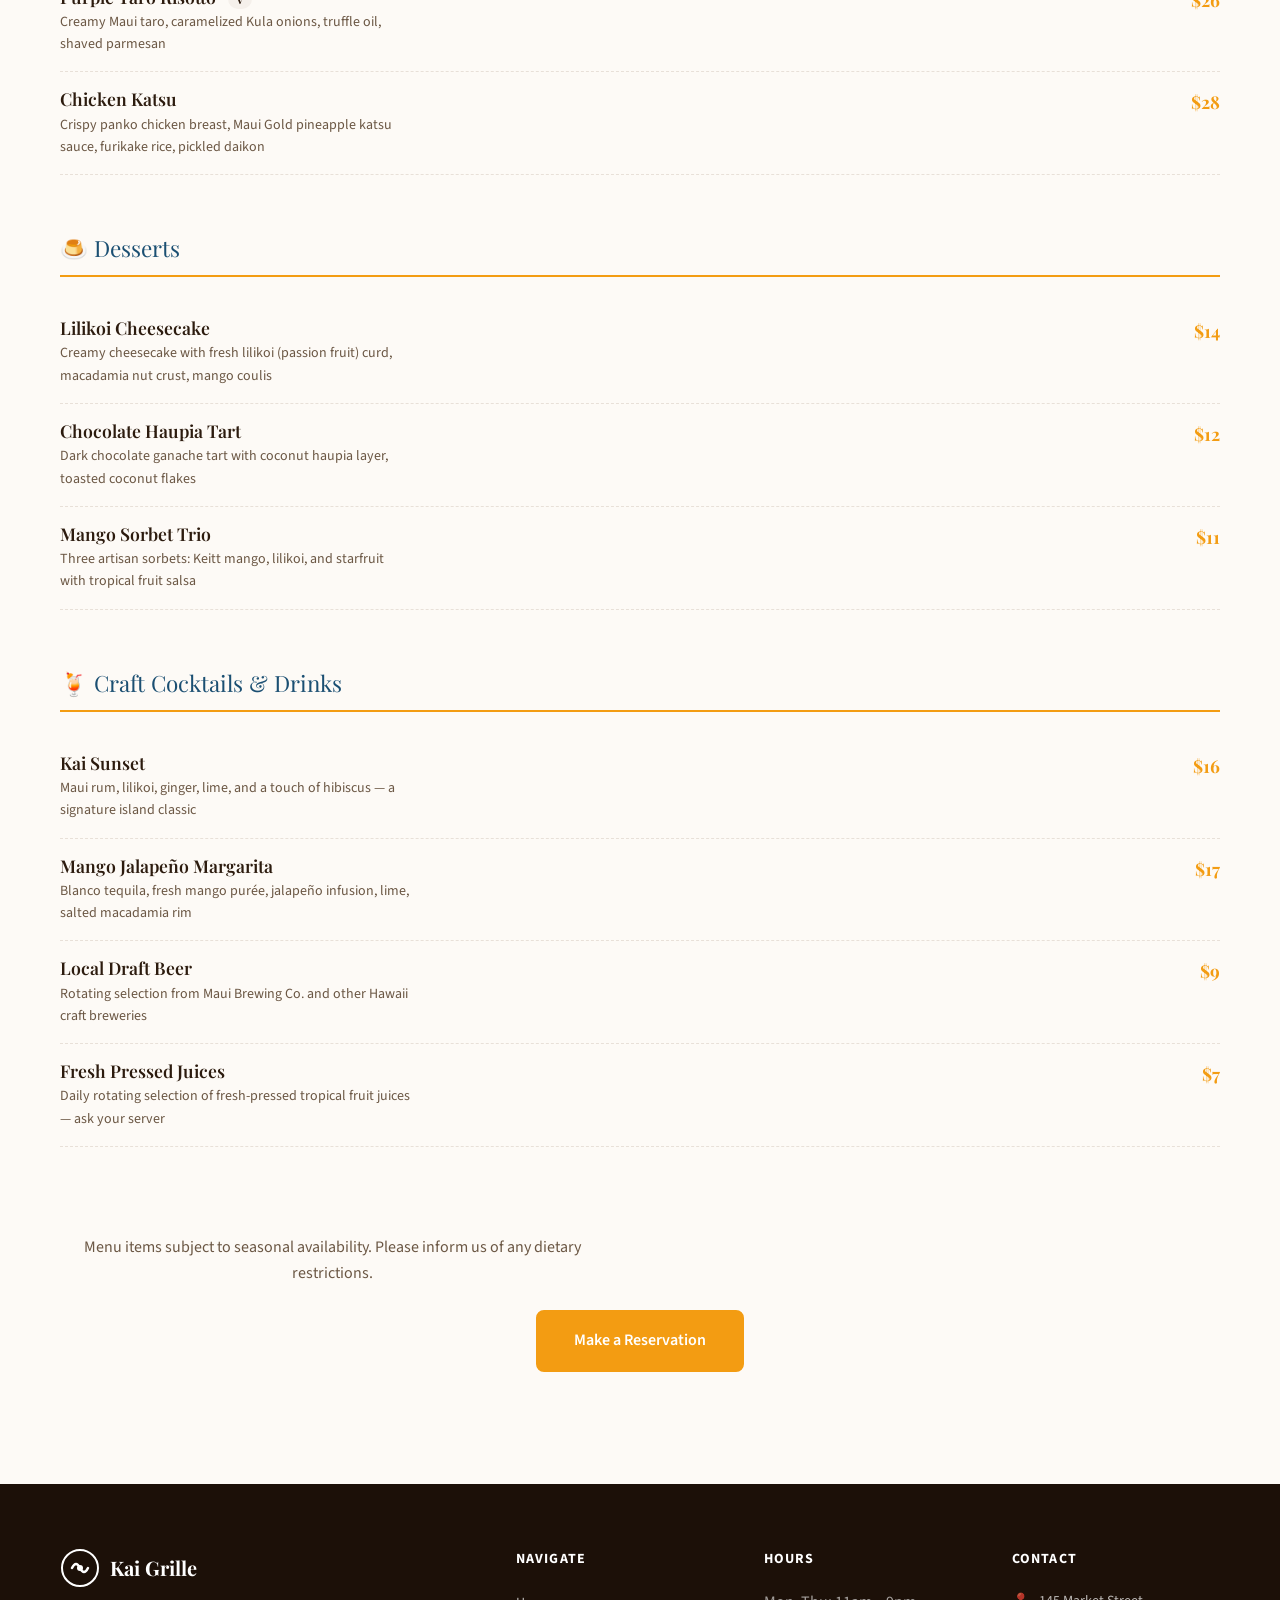
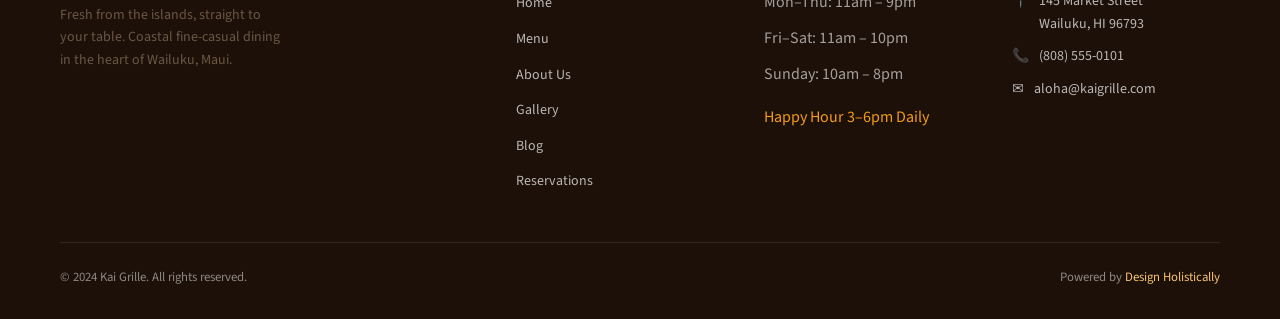
<file: services.html>
<!DOCTYPE html>
<html lang="en" data-theme="light">
<head>
  <meta charset="UTF-8">
  <meta name="viewport" content="width=device-width, initial-scale=1.0">
  <title>Menu | Kai Grille — Wailuku, Maui</title>
  <meta name="description" content="Kai Grille offers coastal fine-casual dining in Wailuku, Maui. Fresh Hawaiian seafood, farm-to-table ingredients, and warm island hospitality.">
  <meta property="og:title" content="Menu | Kai Grille">
  <meta property="og:description" content="Fresh from the islands, straight to your table. Coastal fine-casual dining in Wailuku, Maui.">
  <meta property="og:image" content="images/hero.png">
  <meta property="og:type" content="restaurant">
  <link rel="icon" href="data:image/svg+xml,<svg xmlns='http://www.w3.org/2000/svg' viewBox='0 0 32 32'><text y='28' font-size='28'>🌊</text></svg>">
  <link rel="stylesheet" href="css/style.css">
  <script type="application/ld+json">
  {
    "@context": "https://schema.org",
    "@type": "Restaurant",
    "name": "Kai Grille",
    "description": "Coastal fine-casual dining in Wailuku, Maui. Fresh Hawaiian seafood and farm-to-table cuisine.",
    "url": "https://kaigrille.com",
    "telephone": "(808) 555-0101",
    "address": {
      "@type": "PostalAddress",
      "streetAddress": "145 Market Street",
      "addressLocality": "Wailuku",
      "addressRegion": "HI",
      "postalCode": "96793",
      "addressCountry": "US"
    },
    "geo": {
      "@type": "GeoCoordinates",
      "latitude": 20.8953,
      "longitude": -156.5076
    },
    "openingHours": ["Mo-Th 11:00-21:00","Fr-Sa 11:00-22:00","Su 10:00-20:00"],
    "servesCuisine": "Hawaiian, Seafood",
    "priceRange": "$$",
    "image": "images/hero.png"
  }
  </script>
  <link rel="icon" type="image/x-icon" href="images/favicon.ico">
  <link rel="icon" type="image/png" sizes="32x32" href="images/favicon-32x32.png">
  <link rel="icon" type="image/png" sizes="16x16" href="images/favicon-16x16.png">
  <link rel="apple-touch-icon" sizes="180x180" href="images/apple-touch-icon.png">
</head>
<body class="page-wrapper">
  <header class="header" id="header">
    <nav class="nav container">
      <a href="index.html" class="nav-logo">
        <svg viewBox="0 0 40 40" fill="none" xmlns="http://www.w3.org/2000/svg" aria-label="Kai Grille Logo">
          <circle cx="20" cy="20" r="18" stroke="currentColor" stroke-width="2"/>
          <path d="M12 20 Q16 12 20 20 Q24 28 28 20" stroke="currentColor" stroke-width="2.5" stroke-linecap="round" fill="none"/>
          <circle cx="20" cy="20" r="3" fill="currentColor"/>
          <path d="M14 14 L20 8 L26 14" stroke="currentColor" stroke-width="1.5" stroke-linecap="round" stroke-linejoin="round" fill="none"/>
        </svg>
        Kai Grille
      </a>
      <ul class="nav-links">
        <li><a href="index.html" >Home</a></li>
        <li><a href="services.html" class='active'>Menu</a></li>
        <li><a href="about.html" >About</a></li>
        <li><a href="gallery.html" >Gallery</a></li>
        <li><a href="blog.html" >Blog</a></li>
        <li><a href="reviews.html" >Reviews</a></li>
        <li><a href="faq.html" >FAQ</a></li>
      </ul>
      <div class="nav-actions">
        <button class="btn-theme" id="themeToggle" aria-label="Toggle dark mode"></button>
        <a href="booking.html" class="btn btn-nav">Reserve a Table</a>
        <button class="hamburger" id="hamburger" aria-label="Menu">
          <span></span><span></span><span></span>
        </button>
      </div>
    </nav>
    <!-- Specials Strip -->
  <div class="specials-strip">
    <div class="specials-inner">
      <span>🌺 Happy Hour 3–6PM Daily</span>
      <span>•</span>
      <span>🐟 Fresh Catch Changes Daily</span>
      <span>•</span>
      <span>🌙 Sunset Dinner Special Every Friday</span>
    </div>
  </div>
</header>
  <nav class="mobile-nav" id="mobileNav">
    <a href="index.html">Home</a>
    <a href="services.html">Menu</a>
    <a href="about.html">About</a>
    <a href="gallery.html">Gallery</a>
    <a href="blog.html">Blog</a>
    <a href="reviews.html">Reviews</a>
    <a href="faq.html">FAQ</a>
    <a href="booking.html" style="color:var(--accent)">Reserve a Table</a>
  </nav>
  <div class="page-hero">
    <div class="container">
      <nav class="breadcrumb"><a href="index.html">Home</a> <span>/</span> <span>Menu</span></nav>
      <h1>Our Menu</h1>
      <p>Celebrating Hawaii's bounty from land and sea, prepared with skill and aloha.</p>
    </div>
  </div>

  <section class="section">
    <div class="container">
      <!-- Appetizers -->
      <div class="menu-section fade-up">
        <div class="menu-category">🦀 Starters & Small Plates</div>
        <div class="menu-item">
          <div class="menu-item-info">
            <h4>Poke Trio</h4>
            <p>Ahi tuna, salmon, and tako (octopus) poke served with crispy wonton chips and sesame aioli</p>
          </div>
          <div class="menu-price">$22</div>
        </div>
        <div class="menu-item">
          <div class="menu-item-info">
            <h4>Kalua Pork Sliders</h4>
            <p>Slow-smoked pulled pork on sweet Hawaiian rolls with pickled cabbage and mango mustard</p>
          </div>
          <div class="menu-price">$18</div>
        </div>
        <div class="menu-item">
          <div class="menu-item-info">
            <h4>Crispy Calamari</h4>
            <p>Lightly battered local squid with lilikoi ponzu dipping sauce and shishito peppers</p>
          </div>
          <div class="menu-price">$16</div>
        </div>
        <div class="menu-item">
          <div class="menu-item-info">
            <h4>Taro Hummus Plate</h4>
            <p>Creamy purple taro hummus with warm pita, cucumber, olives, and Maui sea salt</p>
          </div>
          <div class="menu-price">$14</div>
        </div>
        <div class="menu-item">
          <div class="menu-item-info">
            <h4>Maui Onion Soup</h4>
            <p>Rich broth with caramelized Kula onions, gruyère, and a housemade bread crouton</p>
          </div>
          <div class="menu-price">$13</div>
        </div>
      </div>

      <!-- Mains -->
      <div class="menu-section fade-up">
        <div class="menu-category">🍽️ Main Courses</div>
        <div class="menu-item">
          <div class="menu-item-info">
            <h4>Grilled Ono Steak</h4>
            <p>Fresh local ono over kiawe wood, taro purée, pickled mango slaw, lilikoi beurre blanc</p>
          </div>
          <div class="menu-price">$34</div>
        </div>
        <div class="menu-item">
          <div class="menu-item-info">
            <h4>Hawaiian Lobster Tail</h4>
            <p>Split-roasted Kona lobster, herb compound butter, garlic potato cake, micro greens</p>
          </div>
          <div class="menu-price">$58</div>
        </div>
        <div class="menu-item">
          <div class="menu-item-info">
            <h4>Pan-Seared Mahi Mahi</h4>
            <p>Locally caught mahi mahi with coconut lemongrass broth, jasmine rice, and bok choy</p>
          </div>
          <div class="menu-price">$30</div>
        </div>
        <div class="menu-item">
          <div class="menu-item-info">
            <h4>Braised Short Rib</h4>
            <p>48-hour braised Maui Cattle Co. short rib, poi purée, roasted beets, red wine reduction</p>
          </div>
          <div class="menu-price">$42</div>
        </div>
        <div class="menu-item">
          <div class="menu-item-info">
            <h4>Purple Taro Risotto <span style="font-size:0.75rem;background:var(--gray-100);padding:2px 8px;border-radius:100px;margin-left:8px">V</span></h4>
            <p>Creamy Maui taro, caramelized Kula onions, truffle oil, shaved parmesan</p>
          </div>
          <div class="menu-price">$26</div>
        </div>
        <div class="menu-item">
          <div class="menu-item-info">
            <h4>Chicken Katsu</h4>
            <p>Crispy panko chicken breast, Maui Gold pineapple katsu sauce, furikake rice, pickled daikon</p>
          </div>
          <div class="menu-price">$28</div>
        </div>
      </div>

      <!-- Desserts -->
      <div class="menu-section fade-up">
        <div class="menu-category">🍮 Desserts</div>
        <div class="menu-item">
          <div class="menu-item-info">
            <h4>Lilikoi Cheesecake</h4>
            <p>Creamy cheesecake with fresh lilikoi (passion fruit) curd, macadamia nut crust, mango coulis</p>
          </div>
          <div class="menu-price">$14</div>
        </div>
        <div class="menu-item">
          <div class="menu-item-info">
            <h4>Chocolate Haupia Tart</h4>
            <p>Dark chocolate ganache tart with coconut haupia layer, toasted coconut flakes</p>
          </div>
          <div class="menu-price">$12</div>
        </div>
        <div class="menu-item">
          <div class="menu-item-info">
            <h4>Mango Sorbet Trio</h4>
            <p>Three artisan sorbets: Keitt mango, lilikoi, and starfruit with tropical fruit salsa</p>
          </div>
          <div class="menu-price">$11</div>
        </div>
      </div>

      <!-- Drinks -->
      <div class="menu-section fade-up">
        <div class="menu-category">🍹 Craft Cocktails & Drinks</div>
        <div class="menu-item">
          <div class="menu-item-info">
            <h4>Kai Sunset</h4>
            <p>Maui rum, lilikoi, ginger, lime, and a touch of hibiscus — a signature island classic</p>
          </div>
          <div class="menu-price">$16</div>
        </div>
        <div class="menu-item">
          <div class="menu-item-info">
            <h4>Mango Jalapeño Margarita</h4>
            <p>Blanco tequila, fresh mango purée, jalapeño infusion, lime, salted macadamia rim</p>
          </div>
          <div class="menu-price">$17</div>
        </div>
        <div class="menu-item">
          <div class="menu-item-info">
            <h4>Local Draft Beer</h4>
            <p>Rotating selection from Maui Brewing Co. and other Hawaii craft breweries</p>
          </div>
          <div class="menu-price">$9</div>
        </div>
        <div class="menu-item">
          <div class="menu-item-info">
            <h4>Fresh Pressed Juices</h4>
            <p>Daily rotating selection of fresh-pressed tropical fruit juices — ask your server</p>
          </div>
          <div class="menu-price">$7</div>
        </div>
      </div>

      <div class="text-center fade-up" style="padding:32px 0">
        <p style="margin-bottom:24px">Menu items subject to seasonal availability. Please inform us of any dietary restrictions.</p>
        <a href="booking.html" class="btn btn-primary btn-lg">Make a Reservation</a>
      </div>
    </div>
  </section>

  <footer class="footer">
    <div class="container">
      <div class="footer-grid">
        <div class="footer-brand">
          <a href="index.html" class="nav-logo" style="color:#fff">
            <svg viewBox="0 0 40 40" fill="none" xmlns="http://www.w3.org/2000/svg" width="36" height="36">
              <circle cx="20" cy="20" r="18" stroke="currentColor" stroke-width="2"/>
              <path d="M12 20 Q16 12 20 20 Q24 28 28 20" stroke="currentColor" stroke-width="2.5" stroke-linecap="round" fill="none"/>
              <circle cx="20" cy="20" r="3" fill="currentColor"/>
            </svg>
            Kai Grille
          </a>
          <p>Fresh from the islands, straight to your table. Coastal fine-casual dining in the heart of Wailuku, Maui.</p>
        </div>
        <div>
          <p class="footer-heading">Navigate</p>
          <ul class="footer-links">
            <li><a href="index.html">Home</a></li>
            <li><a href="services.html">Menu</a></li>
            <li><a href="about.html">About Us</a></li>
            <li><a href="gallery.html">Gallery</a></li>
            <li><a href="blog.html">Blog</a></li>
            <li><a href="booking.html">Reservations</a></li>
          </ul>
        </div>
        <div>
          <p class="footer-heading">Hours</p>
          <ul class="footer-links" style="color:rgba(255,255,255,0.6)">
            <li>Mon–Thu: 11am – 9pm</li>
            <li>Fri–Sat: 11am – 10pm</li>
            <li>Sunday: 10am – 8pm</li>
            <li style="margin-top:8px;color:var(--accent)">Happy Hour 3–6pm Daily</li>
          </ul>
        </div>
        <div>
          <p class="footer-heading">Contact</p>
          <div class="footer-contact-item"><span>📍</span><span>145 Market Street<br>Wailuku, HI 96793</span></div>
          <div class="footer-contact-item"><span>📞</span><a href="tel:8085550101">(808) 555-0101</a></div>
          <div class="footer-contact-item"><span>✉️</span><a href="mailto:aloha@kaigrille.com">aloha@kaigrille.com</a></div>
        </div>
      </div>
      <div class="footer-bottom">
        <p>© 2024 Kai Grille. All rights reserved.</p>
        <p class="powered-by">Powered by <a href="https://designholistically.com" target="_blank">Design Holistically</a></p>
      </div>
    </div>
  </footer>
  <button class="back-to-top" id="backToTop" aria-label="Back to top">↑</button>
  <script src="js/main.js"></script>
</body>
</html>
</file>
<file: css/style.css>
@import url('https://fonts.googleapis.com/css2?family=Playfair+Display:ital,wght@0,400;0,600;0,700;1,400&family=Source+Sans+3:wght@300;400;500;600&display=swap');

/* ============================================
   KAI GRILLE — CSS Variables & Base
   ============================================ */
:root {
  --primary: #1B4F72;
  --primary-dark: #154360;
  --primary-light: #2471A3;
  --accent: #F39C12;
  --accent-dark: #D68910;
  --accent-light: #F8C471;
  --white: #FFFFFF;
  --off-white: #FDFAF6;
  --gray-100: #F5F0EB;
  --gray-200: #E8E0D8;
  --gray-300: #C9B99A;
  --gray-500: #8B7355;
  --gray-700: #4A3728;
  --gray-900: #1C1008;
  --text: #2C1B0E;
  --text-light: #6B5744;
  --bg: var(--off-white);
  --surface: var(--white);
  --border: var(--gray-200);
  --shadow-sm: 0 2px 8px rgba(27,79,114,0.08);
  --shadow-md: 0 4px 20px rgba(27,79,114,0.12);
  --shadow-lg: 0 8px 40px rgba(27,79,114,0.16);
  --radius-sm: 4px;
  --radius-md: 8px;
  --radius-lg: 16px;
  --radius-xl: 24px;
  --font-display: 'Playfair Display', Georgia, serif;
  --font-body: 'Source Sans 3', system-ui, sans-serif;
  --transition: 0.3s cubic-bezier(0.4, 0, 0.2, 1);
  --header-h: 110px;
}

[data-theme="dark"] {
  --text: #F5F0EB;
  --text-light: #C9B99A;
  --bg: #0D1B2A;
  --surface: #142436;
  --border: #1E3A52;
  --gray-100: #1A2E42;
  --gray-200: #1E3A52;
  --shadow-sm: 0 2px 8px rgba(0,0,0,0.3);
  --shadow-md: 0 4px 20px rgba(0,0,0,0.4);
  --shadow-lg: 0 8px 40px rgba(0,0,0,0.5);
  --off-white: #0D1B2A;
  --white: #142436;
}

*, *::before, *::after { box-sizing: border-box; margin: 0; padding: 0; }
html { scroll-behavior: smooth; font-size: 16px; }
body {
  font-family: var(--font-body);
  background: var(--bg);
  color: var(--text);
  line-height: 1.6;
  transition: background var(--transition), color var(--transition);
  overflow-x: hidden;
}
img { max-width: 100%; height: auto; display: block; }
a { color: inherit; text-decoration: none; }
button { cursor: pointer; border: none; background: none; font-family: inherit; }
ul { list-style: none; }

/* ============================================
   TYPOGRAPHY
   ============================================ */
h1, h2, h3, h4 {
  font-family: var(--font-display);
  line-height: 1.2;
  color: var(--text);
}
h1 { font-size: clamp(2rem, 5vw, 3.5rem); font-weight: 700; }
h2 { font-size: clamp(1.6rem, 3.5vw, 2.5rem); font-weight: 600; }
h3 { font-size: clamp(1.2rem, 2.5vw, 1.6rem); font-weight: 600; }
h4 { font-size: 1.1rem; font-weight: 600; }
p { font-size: 1rem; color: var(--text-light); max-width: 68ch; }
.lead { font-size: 1.2rem; font-weight: 300; }

/* ============================================
   LAYOUT
   ============================================ */
.container { width: 100%; max-width: 1200px; margin: 0 auto; padding: 0 20px; }
.section { padding: 80px 0; }
.section-sm { padding: 48px 0; }
.section-header { text-align: center; margin-bottom: 56px; }
.section-header p { margin: 16px auto 0; }
.section-tag {
  display: inline-block;
  font-size: 0.75rem;
  font-weight: 600;
  letter-spacing: 0.12em;
  text-transform: uppercase;
  color: var(--accent);
  margin-bottom: 12px;
}
.grid-2 { display: grid; grid-template-columns: 1fr; gap: 32px; }
.grid-3 { display: grid; grid-template-columns: 1fr; gap: 24px; }
.grid-4 { display: grid; grid-template-columns: 1fr 1fr; gap: 16px; }
@media(min-width:768px) {
  .grid-2 { grid-template-columns: 1fr 1fr; }
  .grid-3 { grid-template-columns: repeat(3,1fr); }
}
@media(min-width:1024px) {
  .grid-4 { grid-template-columns: repeat(4,1fr); }
}

/* ============================================
   HEADER / NAV
   ============================================ */
.header {
  position: fixed; top: 0; left: 0; right: 0;
  z-index: 1000;
  transition: background var(--transition), backdrop-filter var(--transition), box-shadow var(--transition);
}
.header.scrolled {
  background: rgba(253,250,246,0.9);
  backdrop-filter: blur(12px);
  box-shadow: var(--shadow-sm);
}
[data-theme="dark"] .header.scrolled { background: rgba(13,27,42,0.9); }
.nav { display: flex; align-items: center; justify-content: space-between; height: 72px; }
.nav-logo {
  display: flex; align-items: center; gap: 10px;
  color: var(--text);
  font-family: var(--font-display);
  font-size: 1.25rem; font-weight: 700;
}
.nav-logo svg { width: 40px; height: 40px; flex-shrink: 0; }
.nav-links { display: none; align-items: center; gap: 32px; }
.nav-links a {
  font-size: 0.9rem; font-weight: 500; letter-spacing: 0.02em;
  color: var(--text); transition: color var(--transition);
  position: relative;
}
.nav-links a::after {
  content: ''; position: absolute; bottom: -4px; left: 0; right: 0;
  height: 2px; background: var(--accent);
  transform: scaleX(0); transition: transform var(--transition);
}
.nav-links a:hover { color: var(--accent); }
.nav-links a:hover::after, .nav-links a.active::after { transform: scaleX(1); }
.nav-actions { display: flex; align-items: center; gap: 12px; }
.btn-theme {
  width: 44px; height: 44px; border-radius: 50%;
  display: flex; align-items: center; justify-content: center;
  background: var(--gray-100); color: var(--text);
  transition: background var(--transition);
}
.btn-theme:hover { background: var(--gray-200); }
.btn-nav {
  display: none;
  padding: 10px 20px; border-radius: var(--radius-md);
  background: var(--accent); color: var(--white);
  font-size: 0.875rem; font-weight: 600;
  transition: background var(--transition), transform var(--transition);
}
.btn-nav:hover { background: var(--accent-dark); transform: translateY(-1px); }
.hamburger {
  width: 44px; height: 44px; display: flex; flex-direction: column;
  align-items: center; justify-content: center; gap: 5px;
  background: var(--gray-100); border-radius: var(--radius-sm);
}
.hamburger span {
  display: block; width: 20px; height: 2px;
  background: var(--text); border-radius: 2px;
  transition: transform var(--transition), opacity var(--transition);
}
.hamburger.open span:nth-child(1) { transform: translateY(7px) rotate(45deg); }
.hamburger.open span:nth-child(2) { opacity: 0; }
.hamburger.open span:nth-child(3) { transform: translateY(-7px) rotate(-45deg); }
.mobile-nav {
  position: fixed; top: var(--header-h); left: 0; right: 0; bottom: 0;
  background: var(--bg); z-index: 999;
  display: flex; flex-direction: column; align-items: center; justify-content: center;
  gap: 32px; padding: 40px;
  opacity: 0; pointer-events: none;
  transform: translateY(-20px);
  transition: opacity var(--transition), transform var(--transition);
}
.mobile-nav.open { opacity: 1; pointer-events: all; transform: translateY(0); }
.mobile-nav a { font-family: var(--font-display); font-size: 1.8rem; color: var(--text); }
.mobile-nav a:hover { color: var(--accent); }
@media(min-width:768px) {
  .nav-links { display: flex; }
  .btn-nav { display: block; }
  .hamburger { display: none; }
}

/* ============================================
   BUTTONS
   ============================================ */
.btn {
  display: inline-flex; align-items: center; justify-content: center; gap: 8px;
  padding: 14px 28px; border-radius: var(--radius-md);
  font-family: var(--font-body); font-size: 0.95rem; font-weight: 600;
  transition: all var(--transition); min-height: 44px;
  cursor: pointer; border: 2px solid transparent;
}
.btn-primary { background: var(--accent); color: var(--white); border-color: var(--accent); }
.btn-primary:hover { background: var(--accent-dark); border-color: var(--accent-dark); transform: translateY(-2px); box-shadow: var(--shadow-md); }
.btn-outline { background: transparent; color: var(--primary); border-color: var(--primary); }
.btn-outline:hover { background: var(--primary); color: var(--white); }
.btn-outline-light { background: transparent; color: var(--white); border-color: rgba(255,255,255,0.6); }
.btn-outline-light:hover { background: rgba(255,255,255,0.15); }
.btn-lg { padding: 16px 36px; font-size: 1rem; }

/* ============================================
   HERO
   ============================================ */
.hero {
  min-height: 100vh; display: flex; align-items: center;
  position: relative; overflow: hidden;
  padding-top: var(--header-h);
}
.hero-bg {
  position: absolute; inset: 0;
  background-image: url('../images/hero.png');
  background-size: cover; background-position: center;
}
.hero-overlay {
  position: absolute; inset: 0;
  background: linear-gradient(135deg, rgba(27,79,114,0.88) 0%, rgba(27,79,114,0.6) 60%, rgba(243,156,18,0.2) 100%);
}
.hero-content {
  position: relative; z-index: 2;
  padding: 80px 0; max-width: 680px;
}
.hero-tag {
  display: inline-flex; align-items: center; gap: 8px;
  background: rgba(243,156,18,0.2); border: 1px solid rgba(243,156,18,0.4);
  color: var(--accent-light); padding: 6px 16px; border-radius: 100px;
  font-size: 0.8rem; font-weight: 600; letter-spacing: 0.08em; text-transform: uppercase;
  margin-bottom: 24px;
}
.hero h1 { color: #fff; margin-bottom: 20px; text-shadow: 0 2px 20px rgba(0,0,0,0.3); }
.hero .lead { color: rgba(255,255,255,0.9); margin-bottom: 36px; max-width: 52ch; }
.hero-actions { display: flex; gap: 16px; flex-wrap: wrap; }
.hero-badges {
  display: flex; gap: 24px; margin-top: 48px; flex-wrap: wrap;
}
.hero-badge {
  display: flex; align-items: center; gap: 10px;
  color: rgba(255,255,255,0.85); font-size: 0.875rem;
}
.hero-badge-icon {
  width: 40px; height: 40px; background: rgba(255,255,255,0.1);
  border-radius: 50%; display: flex; align-items: center; justify-content: center;
  font-size: 1.1rem;
}

/* ============================================
   CARDS
   ============================================ */
.card {
  background: var(--surface); border-radius: var(--radius-lg);
  overflow: hidden; box-shadow: var(--shadow-sm);
  transition: transform var(--transition), box-shadow var(--transition);
  border: 1px solid var(--border);
}
.card:hover { transform: translateY(-4px); box-shadow: var(--shadow-md); }
.card-img { width: 100%; height: 220px; object-fit: cover; }
.card-body { padding: 24px; }
.card-tag {
  font-size: 0.75rem; font-weight: 600; letter-spacing: 0.1em;
  text-transform: uppercase; color: var(--accent); margin-bottom: 8px;
}
.card-title { font-size: 1.15rem; margin-bottom: 8px; }
.card-text { font-size: 0.9rem; color: var(--text-light); }
.card-price {
  font-family: var(--font-display); font-size: 1.4rem;
  color: var(--primary); font-weight: 700; margin-top: 16px;
}
[data-theme="dark"] .card-price { color: var(--accent); }

/* ============================================
   SERVICES OVERVIEW (Home)
   ============================================ */
.services-grid { display: grid; grid-template-columns: 1fr; gap: 24px; }
@media(min-width:600px) { .services-grid { grid-template-columns: 1fr 1fr; } }
@media(min-width:1024px) { .services-grid { grid-template-columns: repeat(4,1fr); } }
.service-card {
  background: var(--surface); border-radius: var(--radius-lg);
  padding: 32px 24px; text-align: center;
  border: 1px solid var(--border);
  transition: all var(--transition); cursor: pointer;
}
.service-card:hover { background: var(--primary); color: var(--white); box-shadow: var(--shadow-md); transform: translateY(-4px); }
.service-card:hover h3, .service-card:hover p { color: var(--white); }
.service-card:hover .service-icon { background: rgba(255,255,255,0.15); color: var(--white); }
.service-icon {
  width: 64px; height: 64px; border-radius: 50%;
  background: var(--gray-100); display: flex; align-items: center;
  justify-content: center; font-size: 1.8rem; margin: 0 auto 20px;
  transition: all var(--transition);
}

/* ============================================
   TESTIMONIALS
   ============================================ */
.testimonials-grid { display: grid; grid-template-columns: 1fr; gap: 24px; }
@media(min-width:768px) { .testimonials-grid { grid-template-columns: repeat(3,1fr); } }
.testimonial-card {
  background: var(--surface); border-radius: var(--radius-lg);
  padding: 32px; border: 1px solid var(--border);
  position: relative;
}
.testimonial-card::before {
  content: '\201C'; position: absolute; top: 16px; left: 24px;
  font-family: var(--font-display); font-size: 4rem; color: var(--accent);
  opacity: 0.3; line-height: 1;
}
.testimonial-stars { color: var(--accent); font-size: 1rem; margin-bottom: 12px; letter-spacing: 2px; }
.testimonial-text { font-size: 0.95rem; font-style: italic; margin-bottom: 20px; }
.testimonial-author { display: flex; align-items: center; gap: 12px; }
.testimonial-avatar { width: 44px; height: 44px; border-radius: 50%; object-fit: cover; }
.testimonial-name { font-weight: 600; font-size: 0.9rem; }
.testimonial-loc { font-size: 0.8rem; color: var(--text-light); }

/* ============================================
   MENU / PRICING
   ============================================ */
.menu-section { margin-bottom: 56px; }
.menu-category {
  font-family: var(--font-display); font-size: 1.4rem;
  color: var(--primary); border-bottom: 2px solid var(--accent);
  padding-bottom: 8px; margin-bottom: 24px;
}
[data-theme="dark"] .menu-category { color: var(--accent); }
.menu-item {
  display: flex; justify-content: space-between; align-items: flex-start;
  padding: 16px 0; border-bottom: 1px dashed var(--border);
  gap: 16px;
}
.menu-item-info h4 { margin-bottom: 4px; }
.menu-item-info p { font-size: 0.875rem; max-width: 50ch; }
.menu-price {
  font-family: var(--font-display); font-weight: 700;
  color: var(--accent); font-size: 1.1rem; white-space: nowrap;
}

/* ============================================
   GALLERY
   ============================================ */
.gallery-grid { display: grid; grid-template-columns: 1fr 1fr; gap: 8px; }
@media(min-width:768px) { .gallery-grid { grid-template-columns: repeat(3,1fr); gap: 12px; } }
@media(min-width:1024px) { .gallery-grid { grid-template-columns: repeat(4,1fr); gap: 16px; } }
.gallery-item {
  border-radius: var(--radius-md); overflow: hidden;
  aspect-ratio: 1; cursor: pointer; position: relative;
}
.gallery-item img { width: 100%; height: 100%; object-fit: cover; transition: transform 0.4s ease; }
.gallery-item:hover img { transform: scale(1.08); }
.gallery-item-overlay {
  position: absolute; inset: 0;
  background: linear-gradient(to top, rgba(27,79,114,0.7) 0%, transparent 60%);
  opacity: 0; transition: opacity var(--transition);
  display: flex; align-items: flex-end; padding: 16px;
}
.gallery-item:hover .gallery-item-overlay { opacity: 1; }
.gallery-item-overlay span { color: #fff; font-size: 0.875rem; font-weight: 500; }

/* ============================================
   BLOG
   ============================================ */
.blog-grid { display: grid; grid-template-columns: 1fr; gap: 32px; }
@media(min-width:640px) { .blog-grid { grid-template-columns: 1fr 1fr; } }
@media(min-width:1024px) { .blog-grid { grid-template-columns: repeat(3,1fr); } }
.blog-card { background: var(--surface); border-radius: var(--radius-lg); overflow: hidden; border: 1px solid var(--border); transition: all var(--transition); }
.blog-card:hover { transform: translateY(-4px); box-shadow: var(--shadow-md); }
.blog-card-img { width: 100%; height: 200px; object-fit: cover; }
.blog-card-body { padding: 24px; }
.blog-card-meta { font-size: 0.8rem; color: var(--text-light); margin-bottom: 8px; }
.blog-card-title { font-size: 1.1rem; margin-bottom: 10px; line-height: 1.3; }
.blog-card-excerpt { font-size: 0.875rem; color: var(--text-light); }
.blog-card-link { display: inline-flex; align-items: center; gap: 4px; color: var(--accent); font-size: 0.875rem; font-weight: 600; margin-top: 16px; }

/* ============================================
   BOOKING FORM
   ============================================ */
.booking-steps { display: flex; justify-content: center; gap: 0; margin-bottom: 48px; }
.step-indicator {
  display: flex; flex-direction: column; align-items: center; gap: 8px;
  position: relative; flex: 1; max-width: 160px;
}
.step-indicator::after {
  content: ''; position: absolute; top: 20px; left: 60%; right: -40%;
  height: 2px; background: var(--border);
}
.step-indicator:last-child::after { display: none; }
.step-indicator.active::after, .step-indicator.done::after { background: var(--accent); }
.step-num {
  width: 40px; height: 40px; border-radius: 50%;
  display: flex; align-items: center; justify-content: center;
  font-weight: 700; font-size: 0.9rem; z-index: 1;
  background: var(--gray-200); color: var(--text-light);
  transition: all var(--transition);
}
.step-indicator.active .step-num { background: var(--accent); color: #fff; }
.step-indicator.done .step-num { background: var(--primary); color: #fff; }
.step-label { font-size: 0.75rem; font-weight: 500; color: var(--text-light); text-align: center; }
.step-panel { display: none; }
.step-panel.active { display: block; }
.form-group { margin-bottom: 20px; }
.form-group label { display: block; font-weight: 600; font-size: 0.875rem; margin-bottom: 6px; }
.form-group input, .form-group select, .form-group textarea {
  width: 100%; padding: 12px 16px; border-radius: var(--radius-md);
  border: 2px solid var(--border); background: var(--surface);
  color: var(--text); font-family: var(--font-body); font-size: 0.95rem;
  transition: border-color var(--transition);
  min-height: 44px;
}
.form-group input:focus, .form-group select:focus, .form-group textarea:focus {
  outline: none; border-color: var(--primary);
}
[data-theme="dark"] .form-group input, [data-theme="dark"] .form-group select, [data-theme="dark"] .form-group textarea { background: var(--gray-100); }
.service-options { display: grid; grid-template-columns: 1fr; gap: 12px; }
@media(min-width:640px) { .service-options { grid-template-columns: 1fr 1fr; } }
.service-option {
  border: 2px solid var(--border); border-radius: var(--radius-md);
  padding: 16px; cursor: pointer; transition: all var(--transition);
}
.service-option:hover { border-color: var(--accent); }
.service-option.selected { border-color: var(--accent); background: rgba(243,156,18,0.08); }
.service-option h4 { margin-bottom: 4px; }
.service-option p { font-size: 0.8rem; }
.time-slots { display: grid; grid-template-columns: repeat(3,1fr); gap: 8px; }
@media(min-width:640px) { .time-slots { grid-template-columns: repeat(4,1fr); } }
.time-slot {
  padding: 10px; text-align: center; border: 2px solid var(--border);
  border-radius: var(--radius-md); cursor: pointer; font-size: 0.85rem;
  font-weight: 500; transition: all var(--transition); min-height: 44px;
  display: flex; align-items: center; justify-content: center;
}
.time-slot:hover { border-color: var(--accent); }
.time-slot.selected { background: var(--accent); border-color: var(--accent); color: #fff; }
.time-slot.unavailable { opacity: 0.4; cursor: not-allowed; }
.booking-summary {
  background: var(--gray-100); border-radius: var(--radius-lg); padding: 24px;
  border: 1px solid var(--border);
}
.booking-summary h3 { margin-bottom: 16px; }
.summary-row { display: flex; justify-content: space-between; padding: 8px 0; border-bottom: 1px solid var(--border); font-size: 0.9rem; }
.summary-row:last-child { border: none; font-weight: 700; font-size: 1rem; color: var(--primary); }
.confirmation-box { text-align: center; padding: 48px 24px; }
.confirmation-icon { font-size: 4rem; margin-bottom: 16px; }

/* ============================================
   FAQ
   ============================================ */
.faq-list { max-width: 800px; margin: 0 auto; }
.faq-item { border-bottom: 1px solid var(--border); }
.faq-question {
  width: 100%; text-align: left; padding: 20px 0;
  display: flex; justify-content: space-between; align-items: center; gap: 16px;
  font-family: var(--font-display); font-size: 1rem; font-weight: 600;
  color: var(--text); cursor: pointer; min-height: 44px;
}
.faq-question span { flex: 1; }
.faq-icon { font-size: 1.2rem; color: var(--accent); transition: transform var(--transition); flex-shrink: 0; }
.faq-item.open .faq-icon { transform: rotate(45deg); }
.faq-answer { max-height: 0; overflow: hidden; transition: max-height 0.4s ease, padding 0.3s ease; }
.faq-answer-inner { padding-bottom: 20px; font-size: 0.95rem; color: var(--text-light); }

/* ============================================
   REVIEWS
   ============================================ */
.reviews-summary {
  display: flex; align-items: center; gap: 32px; flex-wrap: wrap;
  padding: 32px; background: var(--surface); border-radius: var(--radius-lg);
  border: 1px solid var(--border); margin-bottom: 40px;
}
.review-score { font-family: var(--font-display); font-size: 4rem; font-weight: 700; color: var(--primary); line-height: 1; }
[data-theme="dark"] .review-score { color: var(--accent); }
.review-stars-big { font-size: 1.5rem; color: var(--accent); letter-spacing: 3px; margin: 4px 0; }
.reviews-grid { display: grid; grid-template-columns: 1fr; gap: 24px; }
@media(min-width:640px) { .reviews-grid { grid-template-columns: 1fr 1fr; } }
@media(min-width:1024px) { .reviews-grid { grid-template-columns: repeat(3,1fr); } }
.review-card {
  background: var(--surface); border-radius: var(--radius-lg);
  padding: 24px; border: 1px solid var(--border);
}
.review-header { display: flex; align-items: center; gap: 12px; margin-bottom: 12px; }
.review-avatar { width: 44px; height: 44px; border-radius: 50%; object-fit: cover; }
.review-name { font-weight: 600; font-size: 0.9rem; }
.review-date { font-size: 0.75rem; color: var(--text-light); }
.review-stars { color: var(--accent); font-size: 0.875rem; letter-spacing: 1px; }
.review-text { font-size: 0.9rem; color: var(--text-light); line-height: 1.6; }
.google-badge {
  display: inline-flex; align-items: center; gap: 8px;
  background: var(--surface); border: 1px solid var(--border);
  border-radius: 100px; padding: 8px 16px; font-size: 0.8rem; font-weight: 600;
  margin-bottom: 24px;
}

/* ============================================
   ABOUT PAGE
   ============================================ */
.about-hero {
  background: var(--primary); color: #fff;
  padding: 140px 0 80px;
}
.about-hero h1 { color: #fff; }
.about-story { display: grid; grid-template-columns: 1fr; gap: 48px; align-items: center; }
@media(min-width:768px) { .about-story { grid-template-columns: 1fr 1fr; } }
.about-story img { border-radius: var(--radius-xl); width: 100%; aspect-ratio: 4/3; object-fit: cover; }
.values-grid { display: grid; grid-template-columns: 1fr; gap: 24px; }
@media(min-width:640px) { .values-grid { grid-template-columns: 1fr 1fr; } }
@media(min-width:1024px) { .values-grid { grid-template-columns: repeat(4,1fr); } }
.value-card {
  text-align: center; padding: 32px 24px;
  background: var(--surface); border-radius: var(--radius-lg);
  border: 1px solid var(--border);
}
.value-icon { font-size: 2.5rem; margin-bottom: 16px; }
.team-grid { display: grid; grid-template-columns: 1fr 1fr; gap: 24px; }
@media(min-width:768px) { .team-grid { grid-template-columns: repeat(3,1fr); } }
@media(min-width:1024px) { .team-grid { grid-template-columns: repeat(4,1fr); } }
.team-card { text-align: center; }
.team-img { width: 100%; aspect-ratio: 1; object-fit: cover; border-radius: var(--radius-lg); margin-bottom: 16px; }
.team-name { font-weight: 700; margin-bottom: 4px; }
.team-role { font-size: 0.875rem; color: var(--accent); }

/* ============================================
   ADMIN
   ============================================ */
.admin-login {
  min-height: 100vh; display: flex; align-items: center; justify-content: center;
  background: var(--primary);
}
.admin-login-box {
  background: var(--surface); border-radius: var(--radius-xl);
  padding: 48px; max-width: 420px; width: 100%; margin: 20px;
  box-shadow: var(--shadow-lg);
}
.admin-login-logo { text-align: center; margin-bottom: 32px; }
.admin-panel { display: none; }
.admin-header {
  background: var(--primary); color: #fff;
  padding: 0 32px; height: 64px;
  display: flex; align-items: center; justify-content: space-between;
}
.admin-content { padding: 32px 20px; max-width: 1200px; margin: 0 auto; }
.stats-grid { display: grid; grid-template-columns: 1fr 1fr; gap: 16px; margin-bottom: 32px; }
@media(min-width:640px) { .stats-grid { grid-template-columns: repeat(4,1fr); } }
.stat-card {
  background: var(--surface); border-radius: var(--radius-lg);
  padding: 24px; border: 1px solid var(--border); text-align: center;
}
.stat-value { font-family: var(--font-display); font-size: 2rem; font-weight: 700; color: var(--primary); }
[data-theme="dark"] .stat-value { color: var(--accent); }
.stat-label { font-size: 0.8rem; color: var(--text-light); margin-top: 4px; }
.admin-table { width: 100%; border-collapse: collapse; }
.admin-table th { background: var(--gray-100); padding: 12px 16px; text-align: left; font-size: 0.8rem; font-weight: 600; text-transform: uppercase; letter-spacing: 0.05em; }
.admin-table td { padding: 12px 16px; border-bottom: 1px solid var(--border); font-size: 0.875rem; }
.badge { display: inline-block; padding: 4px 10px; border-radius: 100px; font-size: 0.75rem; font-weight: 600; }
.badge-pending { background: rgba(243,156,18,0.15); color: #B7770D; }
.badge-confirmed { background: rgba(39,174,96,0.15); color: #1E8449; }
.badge-new { background: rgba(27,79,114,0.15); color: var(--primary); }
.admin-section { background: var(--surface); border-radius: var(--radius-lg); padding: 24px; border: 1px solid var(--border); margin-bottom: 24px; overflow-x: auto; }
.admin-section-title { font-family: var(--font-display); font-size: 1.2rem; margin-bottom: 20px; }

/* ============================================
   CTA BAND
   ============================================ */
.cta-band {
  background: var(--primary);
  padding: 80px 0;
  text-align: center;
}
.cta-band h2, .cta-band p { color: #fff; }
.cta-band p { margin: 16px auto 32px; opacity: 0.85; }

/* ============================================
   FOOTER
   ============================================ */
.footer { background: var(--gray-900); color: rgba(255,255,255,0.7); padding: 64px 0 32px; }
.footer-grid { display: grid; grid-template-columns: 1fr; gap: 40px; margin-bottom: 48px; }
@media(min-width:768px) { .footer-grid { grid-template-columns: 2fr 1fr 1fr 1fr; } }
.footer-brand .nav-logo { color: #fff; margin-bottom: 16px; }
.footer-brand p { font-size: 0.875rem; max-width: 32ch; }
.footer-heading { color: #fff; font-size: 0.875rem; font-weight: 700; letter-spacing: 0.08em; text-transform: uppercase; margin-bottom: 20px; }
.footer-links { display: flex; flex-direction: column; gap: 10px; }
.footer-links a { font-size: 0.875rem; transition: color var(--transition); }
.footer-links a:hover { color: var(--accent); }
.footer-contact-item { display: flex; gap: 10px; font-size: 0.875rem; margin-bottom: 10px; align-items: flex-start; }
.footer-bottom {
  padding-top: 24px; border-top: 1px solid rgba(255,255,255,0.1);
  display: flex; justify-content: space-between; align-items: center;
  flex-wrap: wrap; gap: 16px;
}
.footer-bottom p { font-size: 0.8rem; max-width: none; color: rgba(255,255,255,0.5); }
.footer-bottom a { color: var(--accent); }
.powered-by { font-size: 0.8rem; color: rgba(255,255,255,0.4); }
.powered-by a { color: var(--accent-light); }

/* ============================================
   BACK TO TOP
   ============================================ */
.back-to-top {
  position: fixed; bottom: 24px; right: 24px;
  width: 48px; height: 48px; border-radius: 50%;
  background: var(--accent); color: #fff;
  display: flex; align-items: center; justify-content: center;
  font-size: 1.2rem; box-shadow: var(--shadow-md);
  opacity: 0; transform: translateY(16px);
  transition: all var(--transition); z-index: 500;
  cursor: pointer;
}
.back-to-top.visible { opacity: 1; transform: translateY(0); }
.back-to-top:hover { background: var(--accent-dark); transform: translateY(-2px); }

/* ============================================
   ANIMATIONS
   ============================================ */
.fade-up {
  opacity: 0; transform: translateY(32px);
  transition: opacity 0.6s ease, transform 0.6s ease;
}
.fade-up.visible { opacity: 1; transform: translateY(0); }
.fade-up-delay-1 { transition-delay: 0.1s; }
.fade-up-delay-2 { transition-delay: 0.2s; }
.fade-up-delay-3 { transition-delay: 0.3s; }
.fade-up-delay-4 { transition-delay: 0.4s; }

/* ============================================
   PAGE HERO (inner pages)
   ============================================ */
.page-hero {
  background: linear-gradient(135deg, var(--primary) 0%, var(--primary-light) 100%);
  padding: 140px 0 80px; text-align: center;
}
.page-hero h1 { color: #fff; margin-bottom: 16px; }
.page-hero p { color: rgba(255,255,255,0.85); margin: 0 auto; font-size: 1.1rem; }
.breadcrumb {
  display: flex; align-items: center; justify-content: center; gap: 8px;
  font-size: 0.8rem; color: rgba(255,255,255,0.6); margin-bottom: 16px;
}
.breadcrumb a { color: rgba(255,255,255,0.6); }
.breadcrumb a:hover { color: var(--accent); }

/* ============================================
   BLOG POST
   ============================================ */
.blog-post-header {
  background: linear-gradient(135deg, var(--primary) 0%, var(--primary-light) 100%);
  padding: 140px 0 80px;
}
.blog-post-header h1 { color: #fff; max-width: 800px; }
.blog-post-meta { color: rgba(255,255,255,0.7); margin-top: 16px; font-size: 0.9rem; }
.blog-post-content { max-width: 800px; margin: 0 auto; padding: 60px 20px; }
.blog-post-content h2 { font-size: 1.6rem; margin: 40px 0 16px; color: var(--primary); }
[data-theme="dark"] .blog-post-content h2 { color: var(--accent); }
.blog-post-content p { margin-bottom: 20px; font-size: 1.05rem; line-height: 1.8; }
.blog-post-content img { border-radius: var(--radius-lg); margin: 32px 0; width: 100%; }
.blog-post-content ul { padding-left: 24px; margin-bottom: 20px; }
.blog-post-content ul li { margin-bottom: 8px; font-size: 1.05rem; color: var(--text-light); }

/* ============================================
   TRUST BADGES
   ============================================ */
.trust-strip {
  background: var(--gray-100); border-top: 1px solid var(--border);
  border-bottom: 1px solid var(--border); padding: 24px 0;
}
.trust-items { display: flex; align-items: center; justify-content: center; gap: 32px; flex-wrap: wrap; }
.trust-item { display: flex; align-items: center; gap: 10px; font-size: 0.875rem; font-weight: 500; color: var(--text-light); }
.trust-item span { font-size: 1.3rem; }

/* Utility */
.text-center { text-align: center; }
.text-accent { color: var(--accent); }
.mt-8 { margin-top: 8px; }
.mt-16 { margin-top: 16px; }
.mt-24 { margin-top: 24px; }
.mt-32 { margin-top: 32px; }
.mb-8 { margin-bottom: 8px; }
.mb-16 { margin-bottom: 16px; }
.mb-32 { margin-bottom: 32px; }
.divider { height: 1px; background: var(--border); margin: 48px 0; }
.highlight { color: var(--accent); }

/* Page transition */
.page-wrapper { animation: fadeIn 0.4s ease; }
@keyframes fadeIn { from { opacity: 0; } to { opacity: 1; } }

/* About teaser section */
.about-teaser { display: grid; grid-template-columns: 1fr; gap: 48px; align-items: center; }
@media(min-width:768px) { .about-teaser { grid-template-columns: 1fr 1fr; } }
.about-teaser img { border-radius: var(--radius-xl); width: 100%; }

/* Specials strip */
.specials-strip { background: var(--accent); padding: 16px 0; }
.specials-inner { display: flex; align-items: center; justify-content: center; gap: 16px; flex-wrap: wrap; color: var(--white); font-weight: 600; font-size: 0.95rem; }

/* Awards badges */
.awards-row { display: flex; gap: 16px; flex-wrap: wrap; justify-content: center; }
.award-badge {
  background: var(--surface); border: 2px solid var(--accent);
  border-radius: var(--radius-md); padding: 16px 20px; text-align: center;
  min-width: 120px;
}
.award-badge .award-icon { font-size: 1.8rem; margin-bottom: 8px; }
.award-badge p { font-size: 0.75rem; color: var(--text-light); }

.hero h1, .hero p, .hero-content, .hero .eyebrow-label, .hero .tag { color: #fff !important; }

[data-theme="dark"] .hero { background: transparent !important; }
[data-theme="dark"] .hero-bg img { opacity: 1 !important; }
</file>
